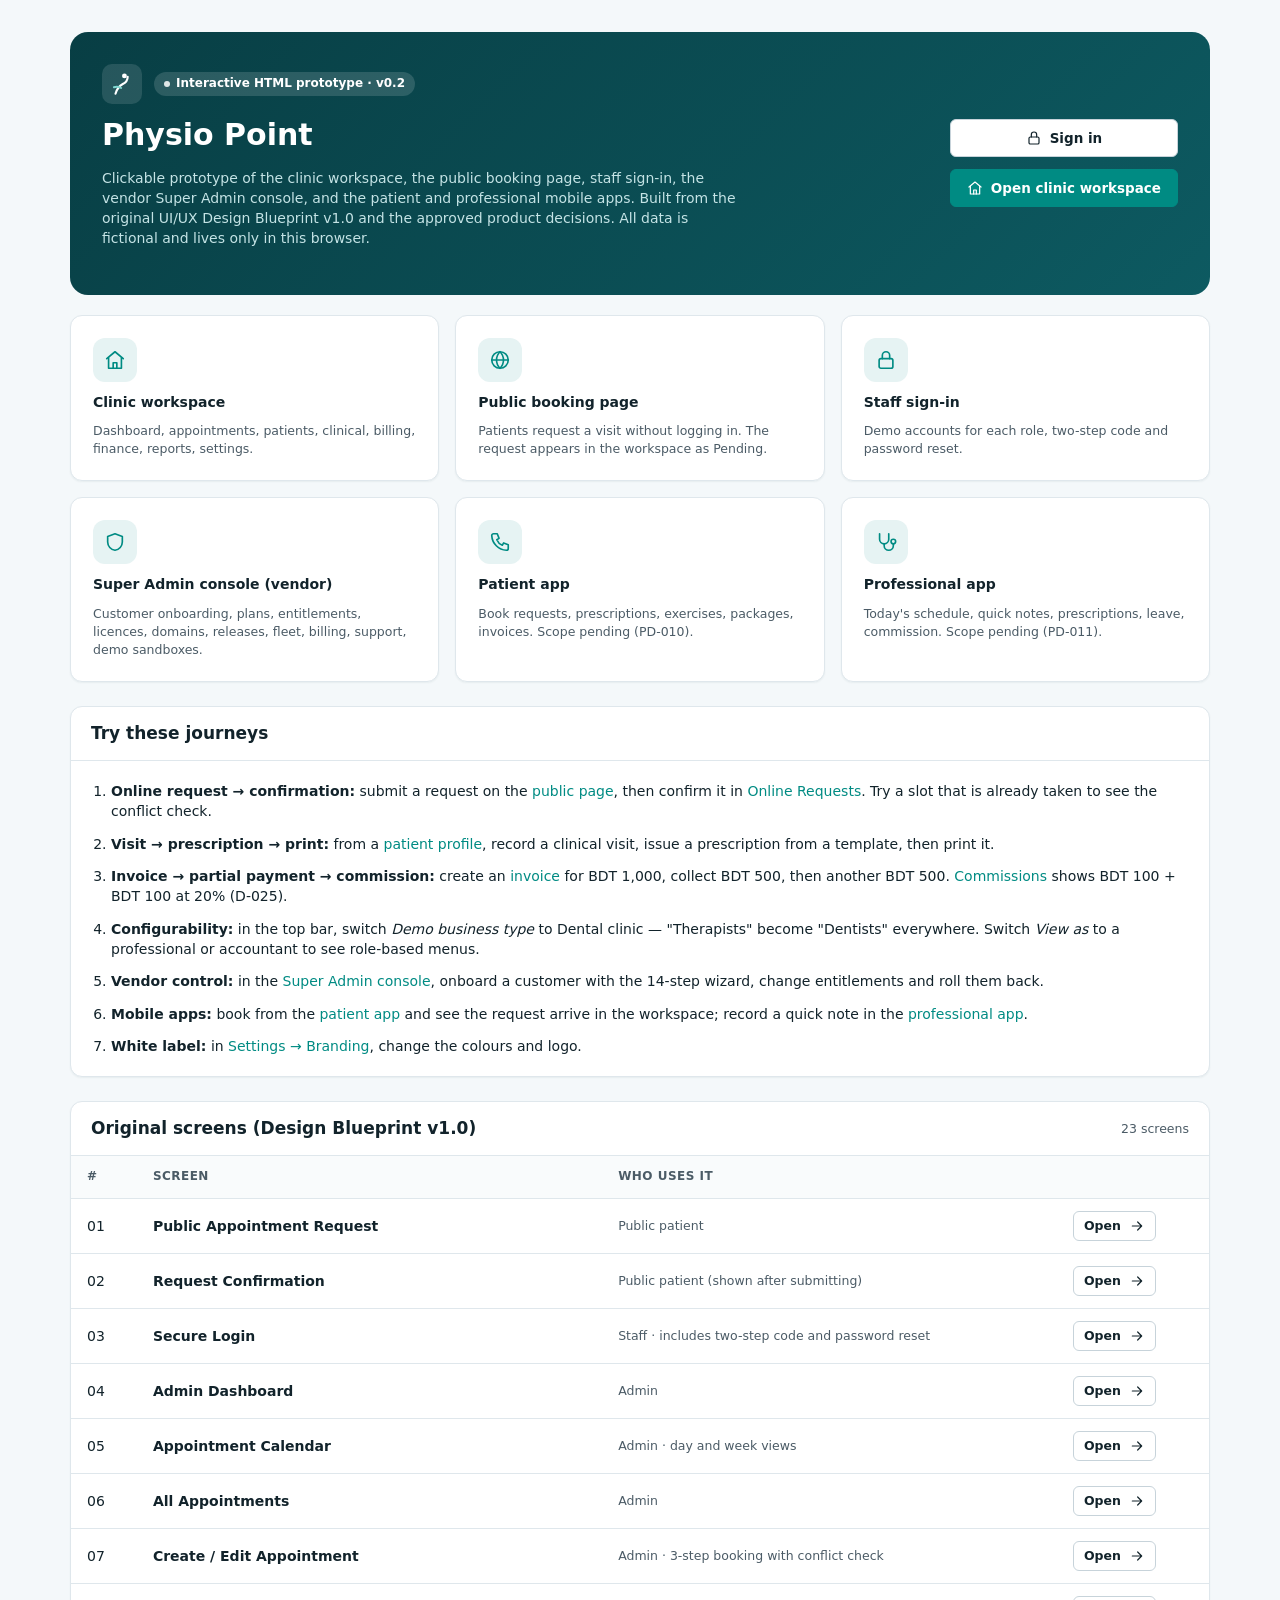
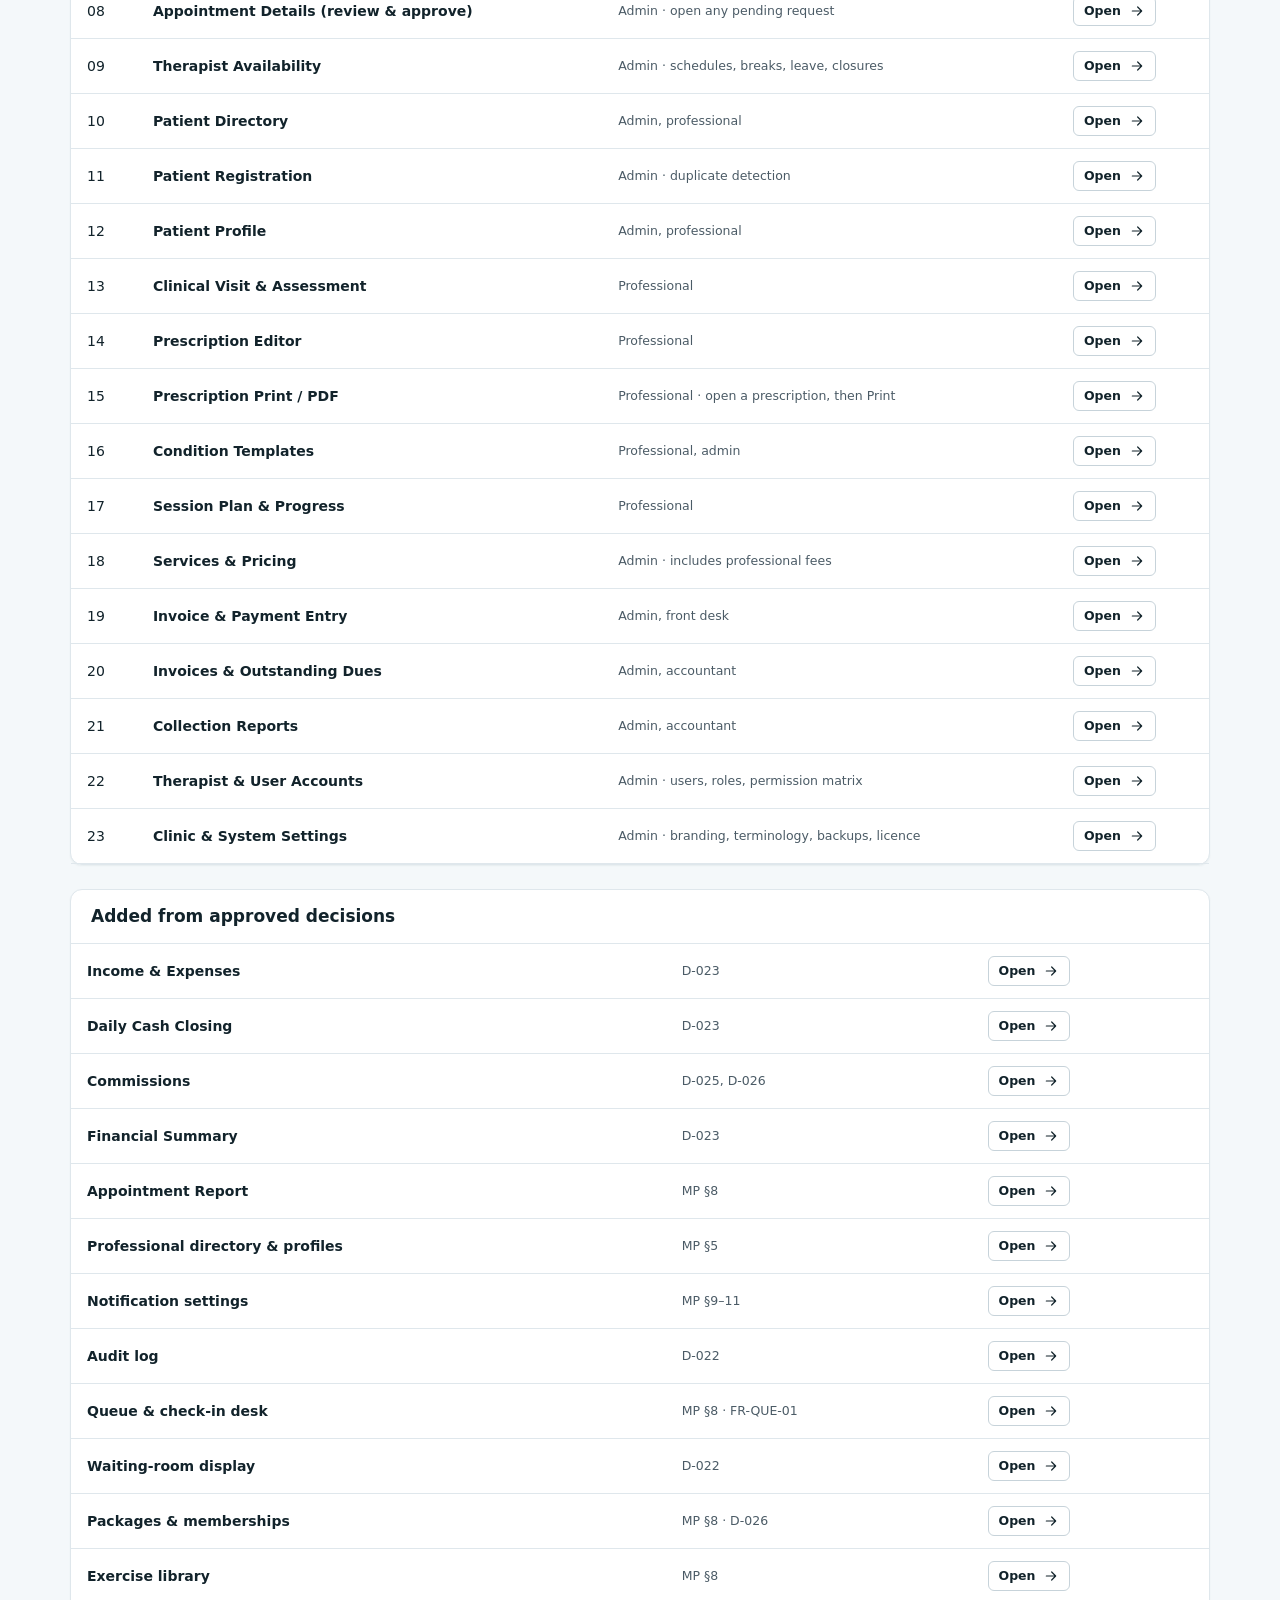
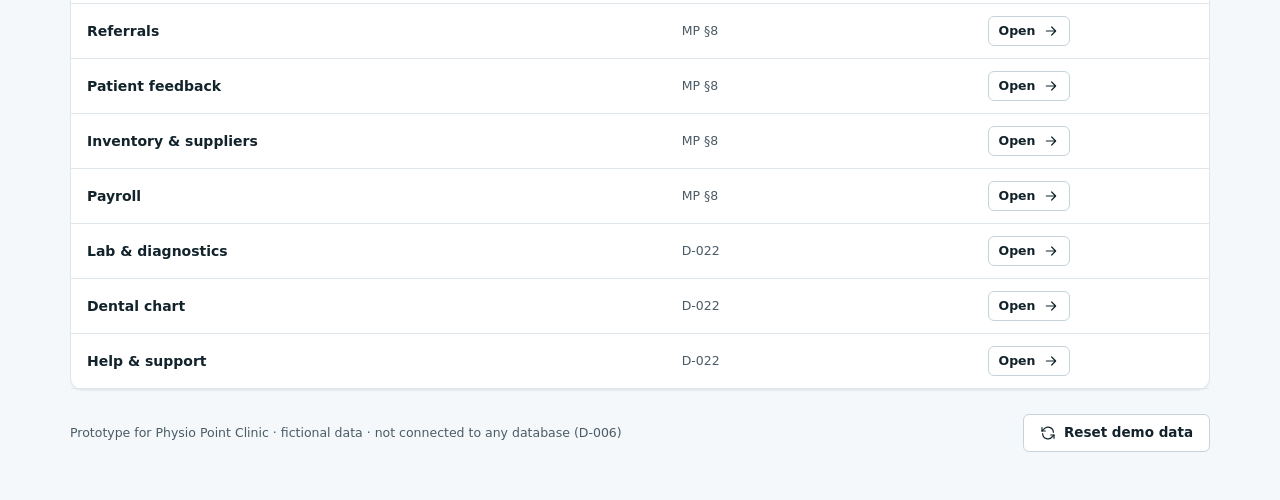
<file: index.html>
<!doctype html>
<html lang="en">
<head>
  <meta name="robots" content="noindex, nofollow">
  <meta charset="utf-8">
  <meta name="viewport" content="width=device-width, initial-scale=1">
  <title>Physio Point · HTML prototype hub</title>
  <link rel="stylesheet" href="assets/css/tokens.css">
  <link rel="stylesheet" href="assets/css/components.css">
  <link rel="stylesheet" href="assets/css/shell.css">
  <link rel="stylesheet" href="assets/css/pages.css">
</head>
<body>
  <div class="hub" id="hub"></div>
  <script src="assets/js/core.js"></script>
  <script src="assets/js/rbac.js"></script>
  <script src="assets/js/ui.js"></script>
  <script src="assets/js/data.js"></script>
  <script>
  (function () {
    'use strict';
    const esc = PP.esc; PP.load(); PP.applyBranding();
    const app = (r) => `customer-web/app.html#${r}`;
    const screens = [
      ['01', 'Public Appointment Request', 'customer-web/booking.html', 'Public patient'],
      ['02', 'Request Confirmation', 'customer-web/booking.html', 'Public patient (shown after submitting)'],
      ['03', 'Secure Login', 'customer-web/login.html', 'Staff · includes two-step code and password reset'],
      ['04', 'Admin Dashboard', app('/dashboard'), 'Admin'],
      ['05', 'Appointment Calendar', app('/appointments/calendar'), 'Admin · day and week views'],
      ['06', 'All Appointments', app('/appointments'), 'Admin'],
      ['07', 'Create / Edit Appointment', app('/appointments/new'), 'Admin · 3-step booking with conflict check'],
      ['08', 'Appointment Details (review & approve)', app('/appointments/requests'), 'Admin · open any pending request'],
      ['09', 'Therapist Availability', app('/professionals/availability'), 'Admin · schedules, breaks, leave, closures'],
      ['10', 'Patient Directory', app('/patients'), 'Admin, professional'],
      ['11', 'Patient Registration', app('/patients/new'), 'Admin · duplicate detection'],
      ['12', 'Patient Profile', app('/patients/PAT-000342'), 'Admin, professional'],
      ['13', 'Clinical Visit & Assessment', app('/visits/new?patient=PAT-000342'), 'Professional'],
      ['14', 'Prescription Editor', app('/prescriptions/new?patient=PAT-000342'), 'Professional'],
      ['15', 'Prescription Print / PDF', app('/prescriptions'), 'Professional · open a prescription, then Print'],
      ['16', 'Condition Templates', app('/prescriptions/templates'), 'Professional, admin'],
      ['17', 'Session Plan & Progress', app('/session-plans'), 'Professional'],
      ['18', 'Services & Pricing', app('/services'), 'Admin · includes professional fees'],
      ['19', 'Invoice & Payment Entry', app('/billing/new'), 'Admin, front desk'],
      ['20', 'Invoices & Outstanding Dues', app('/billing/invoices'), 'Admin, accountant'],
      ['21', 'Collection Reports', app('/reports/collections'), 'Admin, accountant'],
      ['22', 'Therapist & User Accounts', app('/settings/users'), 'Admin · users, roles, permission matrix'],
      ['23', 'Clinic & System Settings', app('/settings'), 'Admin · branding, terminology, backups, licence'],
    ];
    const added = [
      ['Income & Expenses', app('/finance'), 'D-023'], ['Daily Cash Closing', app('/finance/closing'), 'D-023'], ['Commissions', app('/commissions'), 'D-025, D-026'],
      ['Financial Summary', app('/reports/finance'), 'D-023'], ['Appointment Report', app('/reports/appointments'), 'MP §8'], ['Professional directory & profiles', app('/professionals'), 'MP §5'],
      ['Notification settings', app('/settings/notifications'), 'MP §9–11'], ['Audit log', app('/settings/audit'), 'D-022'],
      ['Queue & check-in desk', app('/queue'), 'MP §8 · FR-QUE-01'], ['Waiting-room display', app('/queue/display'), 'D-022'], ['Packages & memberships', app('/packages'), 'MP §8 · D-026'],
      ['Exercise library', app('/exercises'), 'MP §8'], ['Referrals', app('/referrals'), 'MP §8'], ['Patient feedback', app('/feedback'), 'MP §8'],
      ['Inventory & suppliers', app('/inventory'), 'MP §8'], ['Payroll', app('/payroll'), 'MP §8'], ['Lab & diagnostics', app('/lab'), 'D-022'],
      ['Dental chart', app('/dental'), 'D-022'], ['Help & support', app('/support'), 'D-022'],
    ];
    const s = PP.db.settings;
    PP.$('#hub').innerHTML = `
      <section class="hub-hero">
        <div><div class="row" style="gap:12px"><div class="brand" style="padding:0"><div class="logo">${PP.logoSvg}</div></div><span class="badge" style="background:rgba(255,255,255,.14);color:#fff">Interactive HTML prototype · v0.2</span></div>
          <h1 class="mt-3">Physio Point</h1>
          <p>Clickable prototype of the clinic workspace, the public booking page, staff sign-in, the vendor Super Admin console, and the patient and professional mobile apps. Built from the original UI/UX Design Blueprint v1.0 and the approved product decisions. All data is fictional and lives only in this browser.</p></div>
        <div class="stack"><a class="btn" href="customer-web/login.html" style="background:#fff">${PP.icon('lock')} Sign in</a><a class="btn btn-primary" href="${app('/dashboard')}">${PP.icon('home')} Open clinic workspace</a></div>
      </section>
      <div class="hub-cards">
        <a class="hub-card" href="${app('/dashboard')}"><span class="ic">${PP.icon('home')}</span><b>Clinic workspace</b><span class="muted small">Dashboard, appointments, patients, clinical, billing, finance, reports, settings.</span></a>
        <a class="hub-card" href="customer-web/booking.html"><span class="ic">${PP.icon('globe')}</span><b>Public booking page</b><span class="muted small">Patients request a visit without logging in. The request appears in the workspace as Pending.</span></a>
        <a class="hub-card" href="customer-web/login.html"><span class="ic">${PP.icon('lock')}</span><b>Staff sign-in</b><span class="muted small">Demo accounts for each role, two-step code and password reset.</span></a>
        <a class="hub-card" href="super-admin/login.html"><span class="ic">${PP.icon('shield')}</span><b>Super Admin console (vendor)</b><span class="muted small">Customer onboarding, plans, entitlements, licences, domains, releases, fleet, billing, support, demo sandboxes.</span></a>
        <a class="hub-card" href="patient-app/index.html"><span class="ic">${PP.icon('phone')}</span><b>Patient app</b><span class="muted small">Book requests, prescriptions, exercises, packages, invoices. Scope pending (PD-010).</span></a>
        <a class="hub-card" href="professional-app/index.html"><span class="ic">${PP.icon('stethoscope')}</span><b>Professional app</b><span class="muted small">Today's schedule, quick notes, prescriptions, leave, commission. Scope pending (PD-011).</span></a>
      </div>

      <section class="card mt-5"><div class="card-head"><h2>Try these journeys</h2></div><div class="card-body"><ol class="stack" style="margin:0;padding-left:20px">
        <li><b>Online request → confirmation:</b> submit a request on the <a href="customer-web/booking.html">public page</a>, then confirm it in <a href="${app('/appointments/requests')}">Online Requests</a>. Try a slot that is already taken to see the conflict check.</li>
        <li><b>Visit → prescription → print:</b> from a <a href="${app('/patients/PAT-000342')}">patient profile</a>, record a clinical visit, issue a prescription from a template, then print it.</li>
        <li><b>Invoice → partial payment → commission:</b> create an <a href="${app('/billing/new')}">invoice</a> for BDT 1,000, collect BDT 500, then another BDT 500. <a href="${app('/commissions')}">Commissions</a> shows BDT 100 + BDT 100 at 20% (D-025).</li>
        <li><b>Configurability:</b> in the top bar, switch <i>Demo business type</i> to Dental clinic — "Therapists" become "Dentists" everywhere. Switch <i>View as</i> to a professional or accountant to see role-based menus.</li>
        <li><b>Vendor control:</b> in the <a href="super-admin/app.html">Super Admin console</a>, onboard a customer with the 14-step wizard, change entitlements and roll them back.</li>
        <li><b>Mobile apps:</b> book from the <a href="patient-app/index.html">patient app</a> and see the request arrive in the workspace; record a quick note in the <a href="professional-app/index.html">professional app</a>.</li>
        <li><b>White label:</b> in <a href="${app('/settings?tab=branding')}">Settings → Branding</a>, change the colours and logo.</li>
      </ol></div></section>

      <section class="card mt-5"><div class="card-head"><h2>Original screens (Design Blueprint v1.0)</h2><span class="small muted">23 screens</span></div>
        <div class="card-body flush"><div class="table-wrap"><table class="table"><thead><tr><th>#</th><th>Screen</th><th>Who uses it</th><th></th></tr></thead><tbody>
        ${screens.map(([n, t, h, w]) => `<tr><td class="mono">${n}</td><td><b>${esc(t)}</b></td><td class="small muted">${esc(w)}</td><td class="right"><a class="btn btn-sm" href="${h}">Open ${PP.icon('arrowR')}</a></td></tr>`).join('')}
        </tbody></table></div></div></section>

      <section class="card mt-5"><div class="card-head"><h2>Added from approved decisions</h2></div>
        <div class="card-body flush"><div class="table-wrap"><table class="table"><tbody>
        ${added.map(([t, h, d]) => `<tr><td><b>${esc(t)}</b></td><td class="small muted">${esc(d)}</td><td class="right"><a class="btn btn-sm" href="${h}">Open ${PP.icon('arrowR')}</a></td></tr>`).join('')}
        </tbody></table></div></div></section>

      <div class="row between mt-5"><span class="small muted">Prototype for ${esc(s.clinicName)} · fictional data · not connected to any database (D-006)</span><button class="btn" id="reset">${PP.icon('refresh')} Reset demo data</button></div>`;
    PP.$('#reset').addEventListener('click', async () => { const ok = await PP.ui.confirm({ title: 'Reset demo data?', message: 'All changes made in this prototype will be replaced with the original sample data.', confirmLabel: 'Reset', danger: true }); if (ok) { PP.resetData(); PP.ui.toast('Demo data reset'); } });
  })();
  </script>
</body>
</html>
</file>
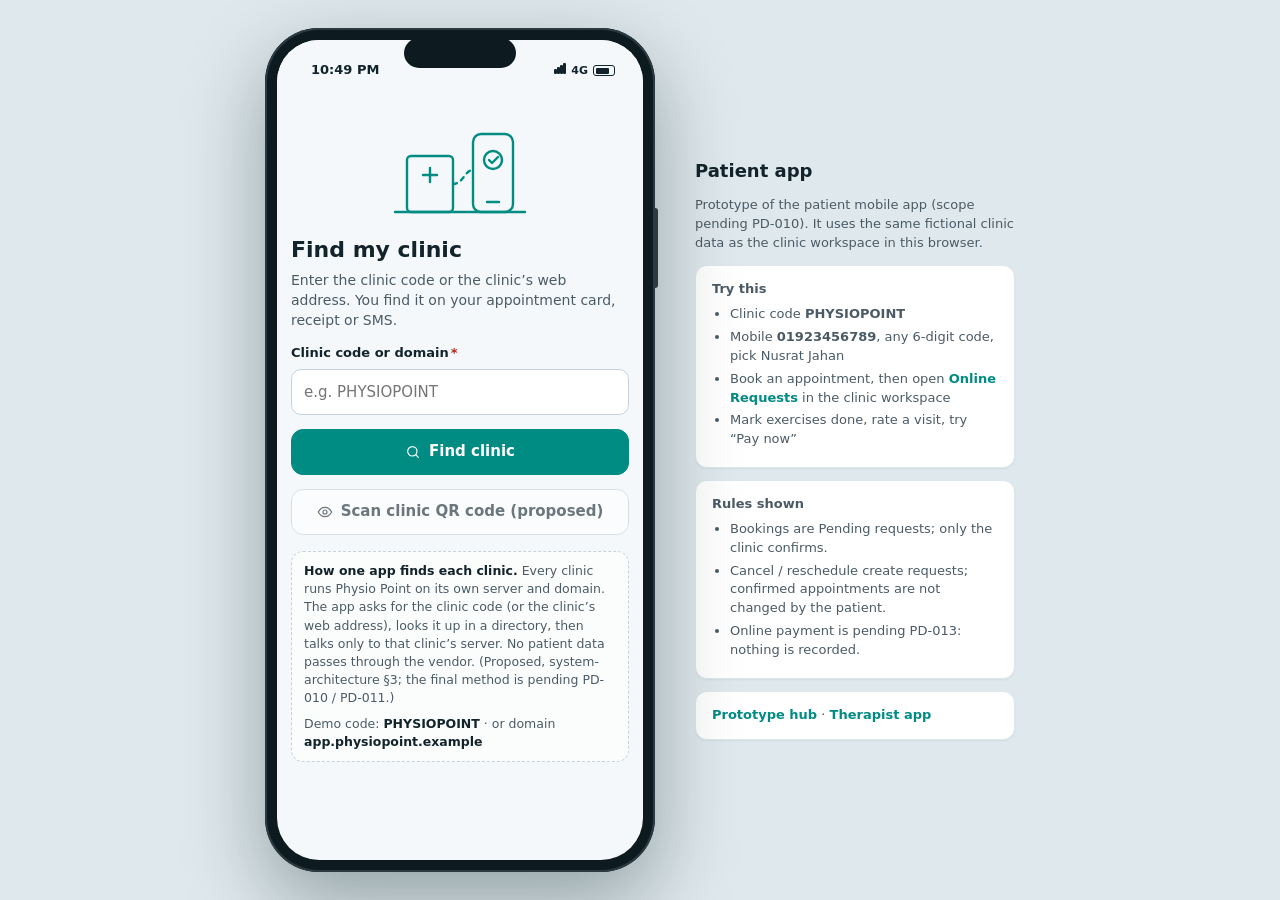
<file: patient-app/index.html>
<!doctype html>
<html lang="en">
<head>
  <meta name="robots" content="noindex, nofollow">
  <meta charset="utf-8">
  <meta name="viewport" content="width=device-width, initial-scale=1, viewport-fit=cover">
  <meta name="theme-color" content="#083E44">
  <link rel="icon" href="data:,">
  <title>Patient app (prototype)</title>
  <link rel="stylesheet" href="../assets/css/tokens.css">
  <link rel="stylesheet" href="../assets/css/components.css">
  <link rel="stylesheet" href="mobile.css">
</head>
<body>
  <div id="app"></div>
  <noscript>This prototype needs JavaScript.</noscript>
  <script src="../assets/js/core.js"></script>
  <script src="../assets/js/rbac.js"></script>
  <script src="../assets/js/ui.js"></script>
  <script src="../assets/js/data.js"></script>
  <script src="../assets/js/exercise-anim.js"></script>
  <script src="../assets/js/exercises-more.js"></script>
  <script src="mobile-kit.js"></script>
  <script src="patient-app.js"></script>
</body>
</html>
</file>
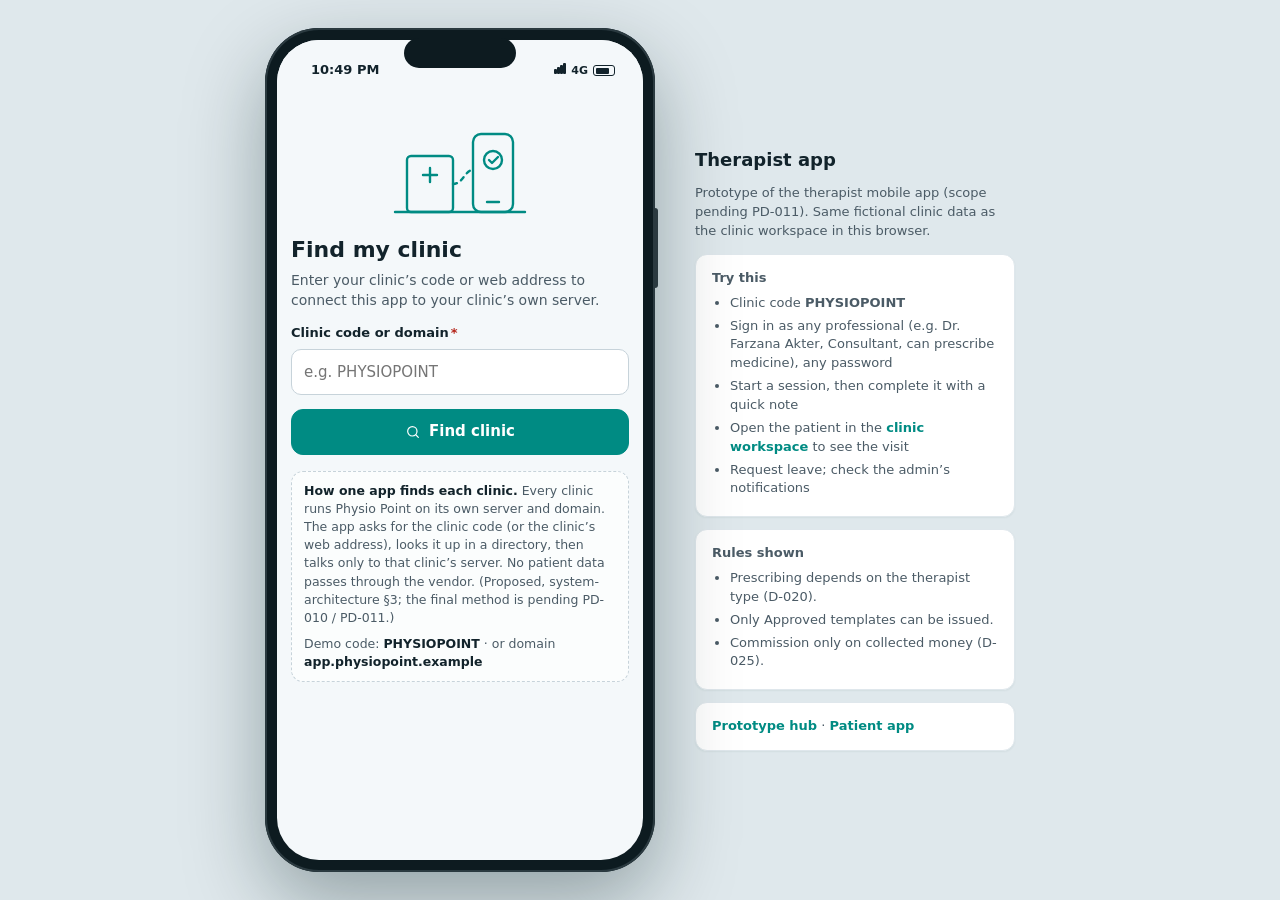
<file: professional-app/index.html>
<!doctype html>
<html lang="en">
<head>
  <meta name="robots" content="noindex, nofollow">
  <meta charset="utf-8">
  <meta name="viewport" content="width=device-width, initial-scale=1, viewport-fit=cover">
  <meta name="theme-color" content="#083E44">
  <link rel="icon" href="data:,">
  <title>Professional app (prototype)</title>
  <link rel="stylesheet" href="../assets/css/tokens.css">
  <link rel="stylesheet" href="../assets/css/components.css">
  <link rel="stylesheet" href="../patient-app/mobile.css">
</head>
<body>
  <div id="app"></div>
  <noscript>This prototype needs JavaScript.</noscript>
  <script src="../assets/js/core.js"></script>
  <script src="../assets/js/rbac.js"></script>
  <script src="../assets/js/ui.js"></script>
  <script src="../assets/js/data.js"></script>
  <script src="../assets/js/exercise-anim.js"></script>
  <script src="../assets/js/exercises-more.js"></script>
  <!-- Shared mobile kit (phone frame, sheets, routing guard) lives with the patient app. -->
  <script src="../patient-app/mobile-kit.js"></script>
  <script src="pro-app.js"></script>
</body>
</html>
</file>
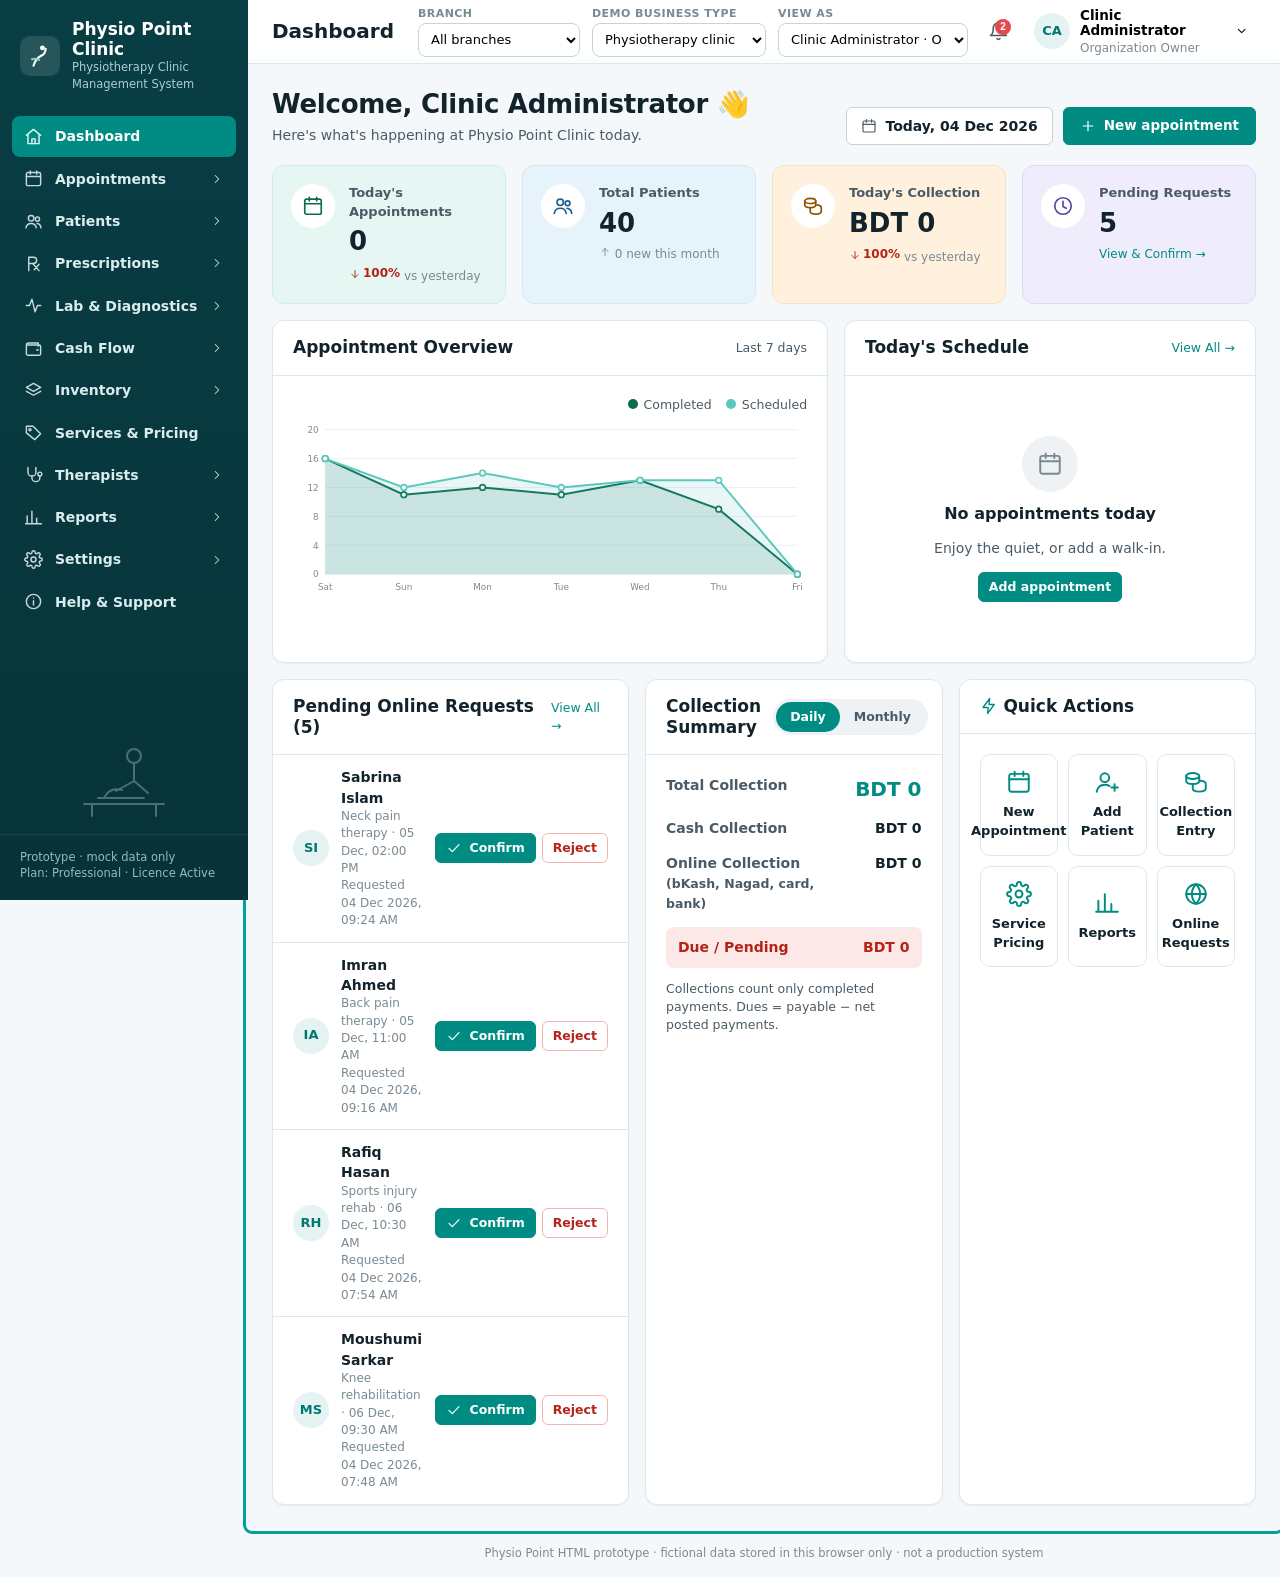
<file: customer-web/app.html>
<!doctype html>
<html lang="en">
<head>
  <meta name="robots" content="noindex, nofollow">
  <meta charset="utf-8">
  <meta name="viewport" content="width=device-width, initial-scale=1">
  <title>Physio Point · Clinic workspace (prototype)</title>
  <link rel="stylesheet" href="../assets/css/tokens.css">
  <link rel="stylesheet" href="../assets/css/components.css">
  <link rel="stylesheet" href="../assets/css/shell.css">
  <link rel="stylesheet" href="../assets/css/pages.css">
  <link rel="stylesheet" href="../assets/css/pages-clinical.css">
  <link rel="stylesheet" href="../assets/css/pages-finance.css">
  <link rel="stylesheet" href="../assets/css/pages-admin.css">
  <link rel="stylesheet" href="../assets/css/pages-ops.css">
  <link rel="stylesheet" href="../assets/css/pages-modules.css">
  <link rel="stylesheet" href="../assets/css/rx-pad.css">
</head>
<body>
  <div id="app"></div>
  <noscript>This prototype needs JavaScript.</noscript>

  <!-- Order matters: core → ui → data → pages → shell (boots last). -->
  <script src="../assets/js/core.js"></script>
  <script src="../assets/js/rbac.js"></script>
  <script src="../assets/js/ui.js"></script>
  <script src="../assets/js/data.js"></script>
  <script src="../assets/js/exercise-anim.js"></script>
  <script src="../assets/js/exercises-more.js"></script>
  <script src="../assets/js/pages/dashboard.js"></script>
  <script src="../assets/js/pages/appointments.js"></script>
  <script src="../assets/js/pages/patients.js"></script>
  <script src="../assets/js/pages/clinical.js"></script>
  <script src="../assets/js/pages/finance.js"></script>
  <script src="../assets/js/pages/admin.js"></script>
  <script src="../assets/js/pages/ops.js"></script>
  <script src="../assets/js/pages/modules.js"></script>
  <script src="../assets/js/medicines-bd.js"></script>
  <script src="../assets/js/pages/rx-pad.js"></script>
  <script src="../assets/js/shell.js"></script>
  <script>PP.boot();</script>
</body>
</html>
</file>
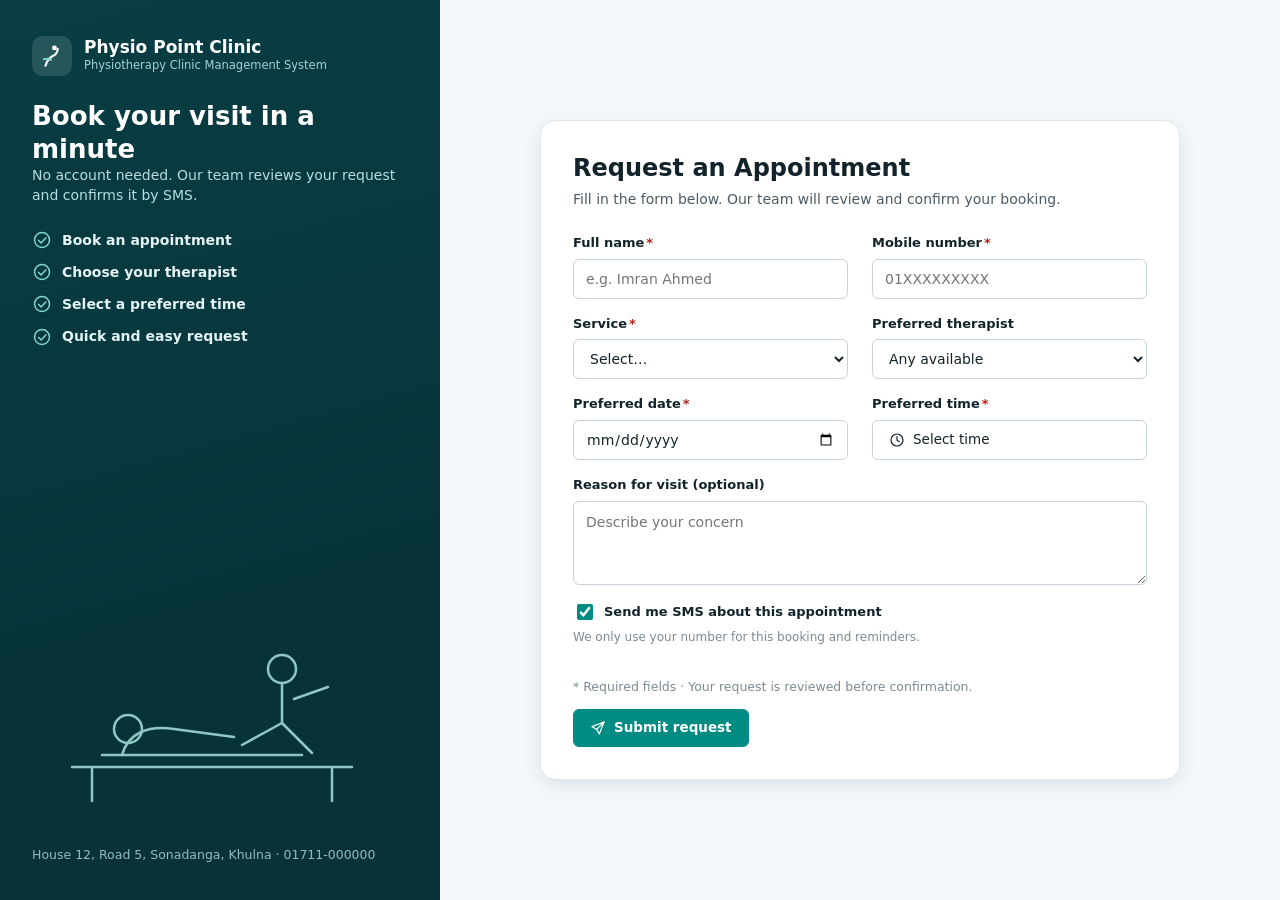
<file: customer-web/booking.html>
<!doctype html>
<html lang="en">
<head>
  <meta name="robots" content="noindex, nofollow">
  <meta charset="utf-8">
  <meta name="viewport" content="width=device-width, initial-scale=1">
  <title>Request an appointment (prototype)</title>
  <link rel="stylesheet" href="../assets/css/tokens.css">
  <link rel="stylesheet" href="../assets/css/components.css">
  <link rel="stylesheet" href="../assets/css/shell.css">
  <link rel="stylesheet" href="../assets/css/pages.css">
</head>
<body>
  <div id="page"></div>
  <noscript>This prototype needs JavaScript.</noscript>
  <script src="../assets/js/core.js"></script>
  <script src="../assets/js/rbac.js"></script>
  <script src="../assets/js/ui.js"></script>
  <script src="../assets/js/data.js"></script>
  <script src="../assets/js/booking.js"></script>
</body>
</html>
</file>
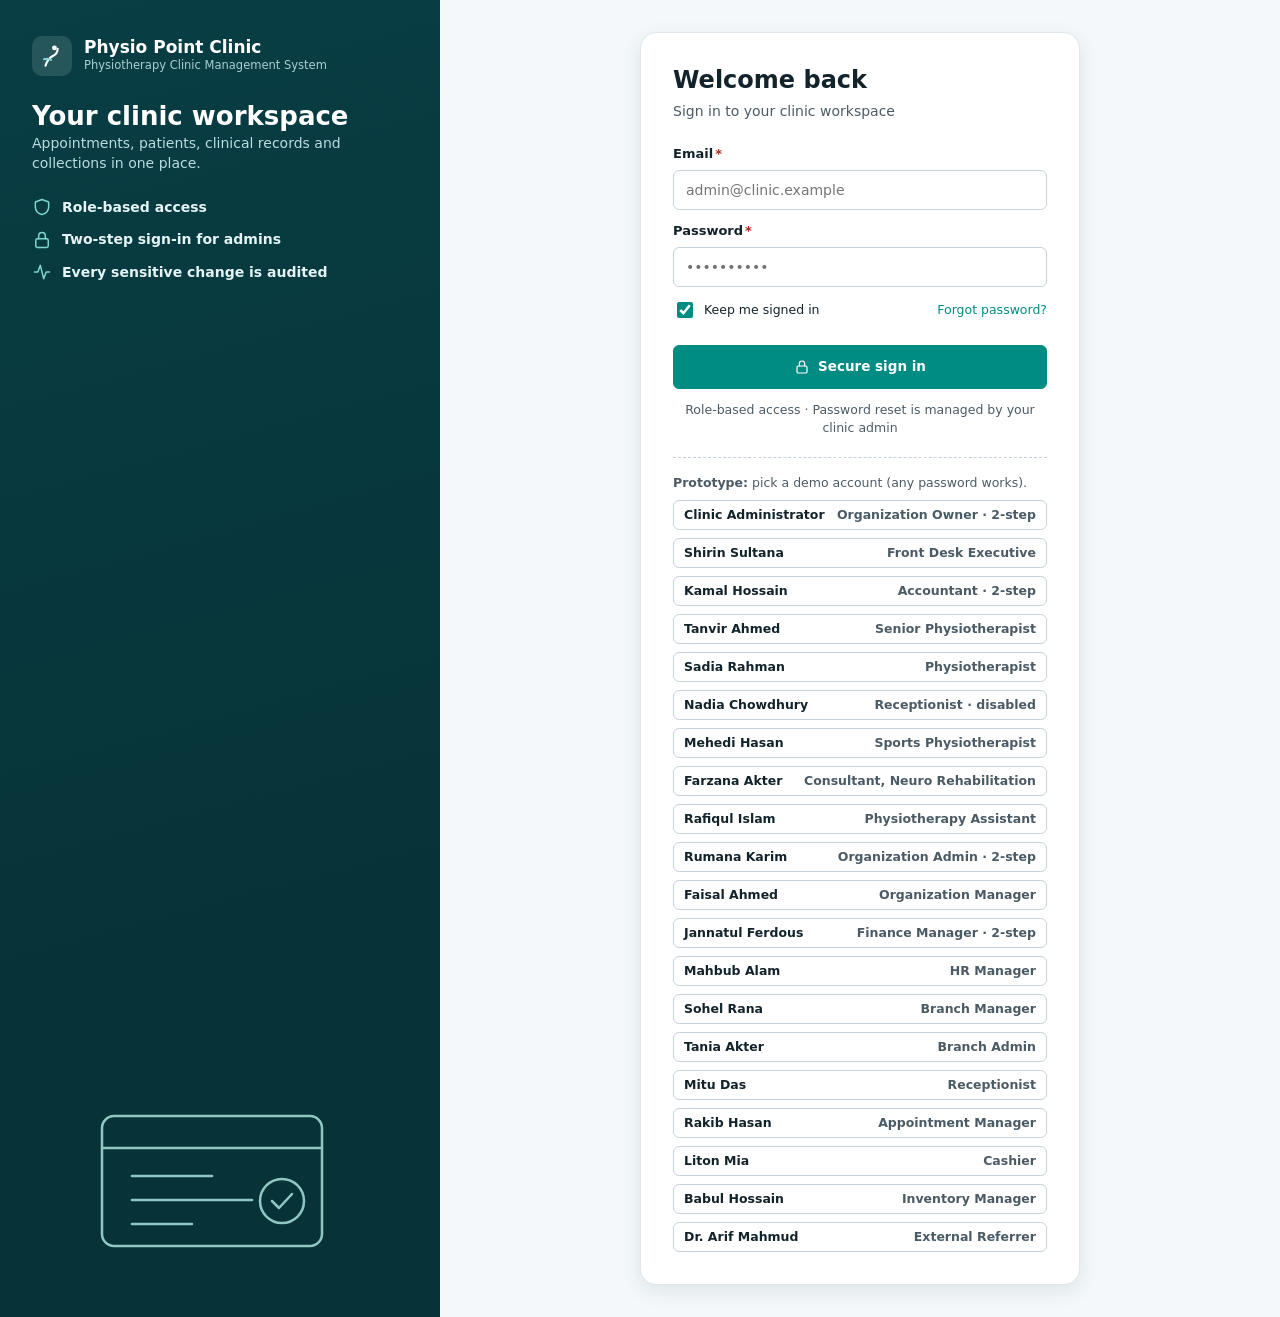
<file: customer-web/login.html>
<!doctype html>
<html lang="en">
<head>
  <meta name="robots" content="noindex, nofollow">
  <meta charset="utf-8">
  <meta name="viewport" content="width=device-width, initial-scale=1">
  <title>Sign in (prototype)</title>
  <link rel="stylesheet" href="../assets/css/tokens.css">
  <link rel="stylesheet" href="../assets/css/components.css">
  <link rel="stylesheet" href="../assets/css/shell.css">
  <link rel="stylesheet" href="../assets/css/pages.css">
</head>
<body>
  <div id="page"></div>
  <noscript>This prototype needs JavaScript.</noscript>
  <script src="../assets/js/core.js"></script>
  <script src="../assets/js/rbac.js"></script>
  <script src="../assets/js/ui.js"></script>
  <script src="../assets/js/data.js"></script>
  <script src="../assets/js/login.js"></script>
</body>
</html>
</file>
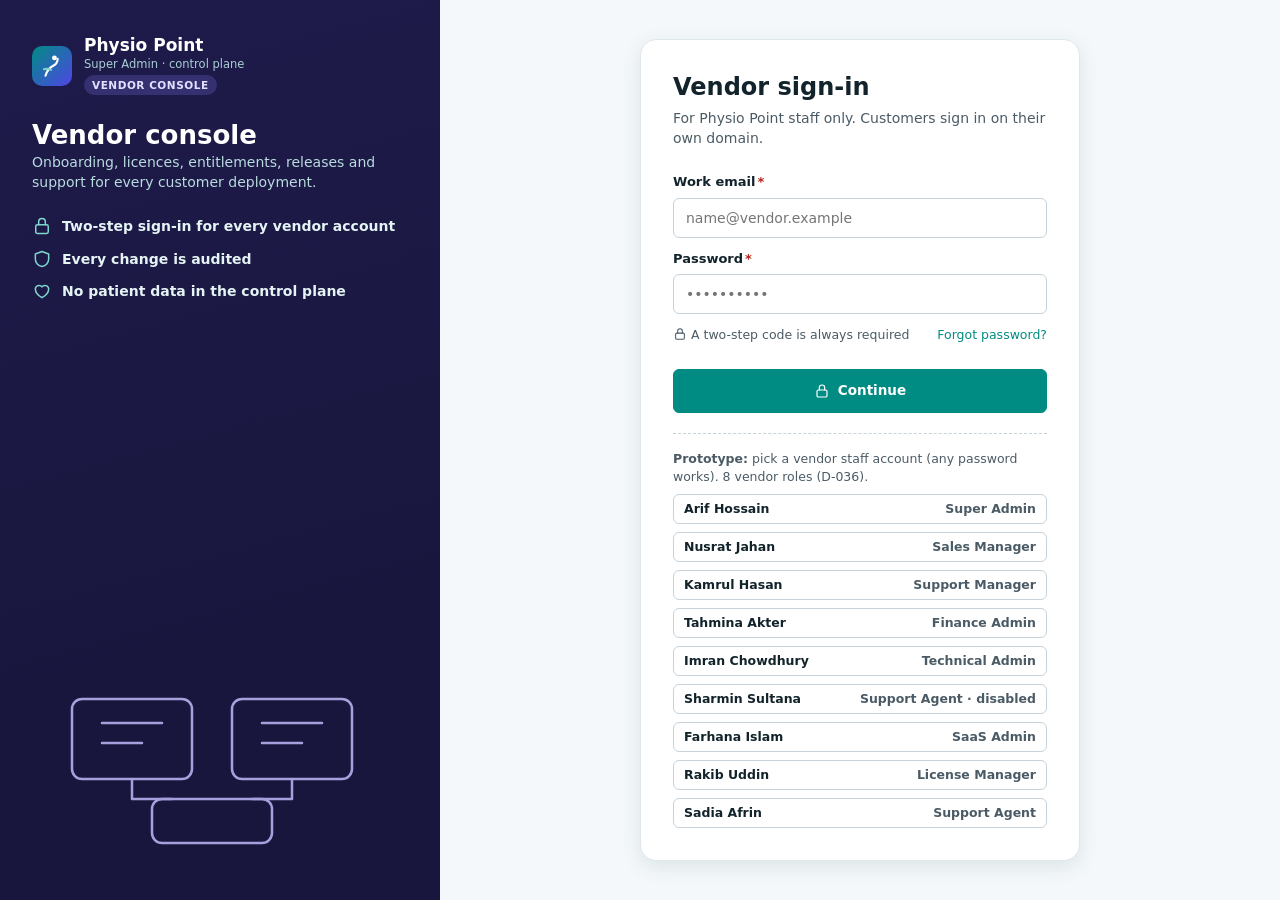
<file: super-admin/app.html>
<!doctype html>
<html lang="en">
<head>
  <meta name="robots" content="noindex, nofollow">
  <meta charset="utf-8">
  <meta name="viewport" content="width=device-width, initial-scale=1">
  <title>Physio Point · Super Admin (prototype)</title>
  <link rel="stylesheet" href="../assets/css/tokens.css">
  <link rel="stylesheet" href="../assets/css/components.css">
  <link rel="stylesheet" href="../assets/css/shell.css">
  <link rel="stylesheet" href="../assets/css/pages.css">
  <link rel="stylesheet" href="assets/sa.css">
  <link rel="stylesheet" href="assets/sa-onboarding.css">
  <link rel="stylesheet" href="assets/sa-entitlements.css">
  <link rel="stylesheet" href="assets/sa-ops.css">
  <link rel="stylesheet" href="assets/sa-business.css">
</head>
<body>
  <div id="app"></div>
  <noscript>This prototype needs JavaScript.</noscript>

  <!-- Separate store from the clinic workspace: set BEFORE core.js loads. -->
  <script>window.PP_STORE_KEY = 'pp-control-plane-v1';</script>
  <!-- Order matters: core → ui → sa-core → seed → pages → shell (boots last). The customer data.js is NOT loaded. -->
  <script src="../assets/js/core.js"></script>
  <script src="../assets/js/ui.js"></script>
  <script src="assets/sa-core.js"></script>
  <script src="assets/sa-data.js"></script>
  <script src="assets/sa-pages-customers.js"></script>
  <script src="assets/sa-pages-onboarding.js"></script>
  <script src="assets/sa-pages-entitlements.js"></script>
  <script src="assets/sa-pages-ops.js"></script>
  <script src="assets/sa-pages-business.js"></script>
  <script src="assets/sa-shell.js"></script>
  <script>PP.boot();</script>
</body>
</html>
</file>
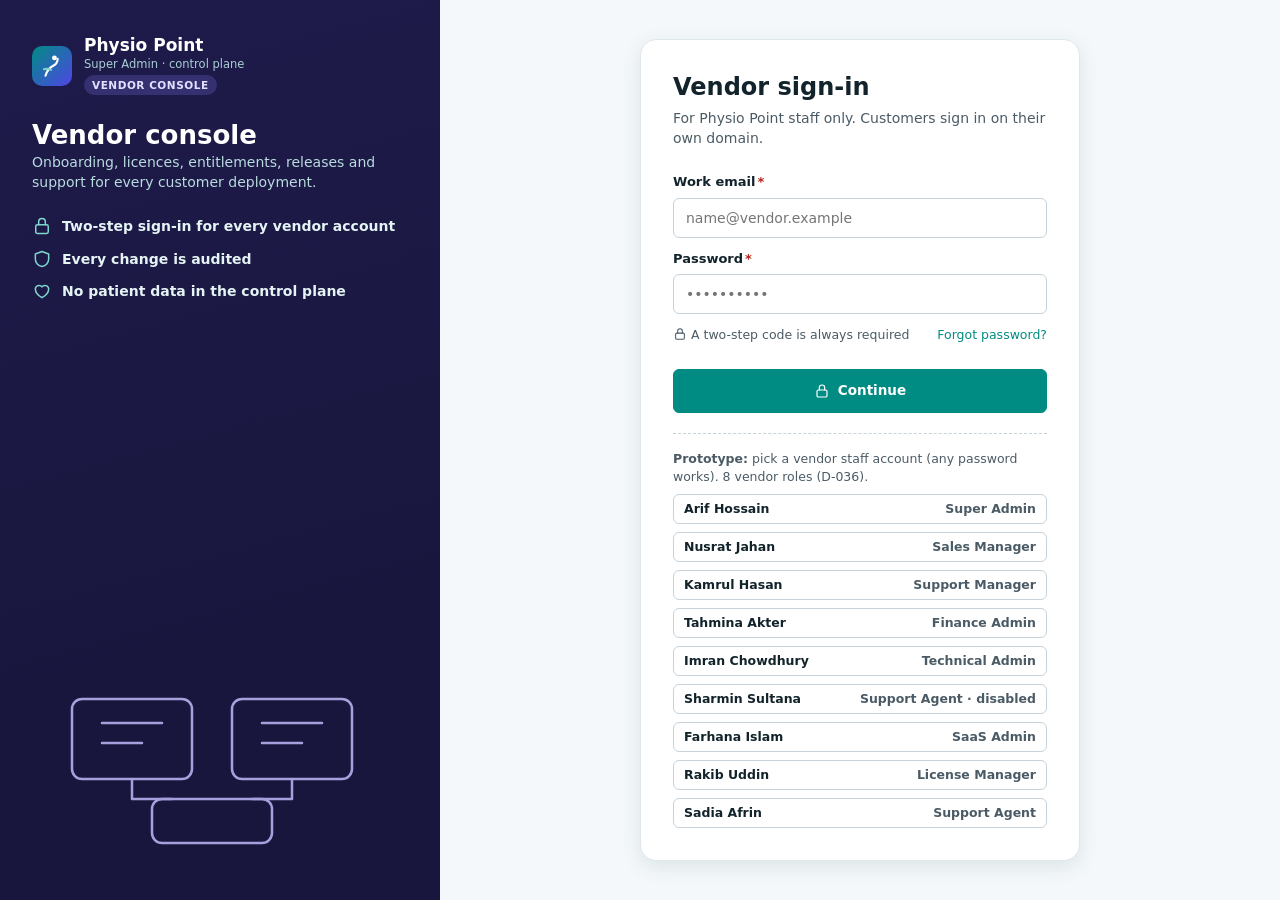
<file: super-admin/login.html>
<!doctype html>
<html lang="en">
<head>
  <meta name="robots" content="noindex, nofollow">
  <meta charset="utf-8">
  <meta name="viewport" content="width=device-width, initial-scale=1">
  <title>Vendor sign-in · Physio Point Super Admin (prototype)</title>
  <link rel="stylesheet" href="../assets/css/tokens.css">
  <link rel="stylesheet" href="../assets/css/components.css">
  <link rel="stylesheet" href="../assets/css/shell.css">
  <link rel="stylesheet" href="../assets/css/pages.css">
  <link rel="stylesheet" href="assets/sa.css">
</head>
<body>
  <div id="page"></div>
  <noscript>This prototype needs JavaScript.</noscript>
  <!-- Separate store from the clinic workspace: set BEFORE core.js loads. -->
  <script>window.PP_STORE_KEY = 'pp-control-plane-v1';</script>
  <script src="../assets/js/core.js"></script>
  <script src="../assets/js/ui.js"></script>
  <script src="assets/sa-core.js"></script>
  <script src="assets/sa-data.js"></script>
  <script src="assets/sa-login.js"></script>
</body>
</html>
</file>
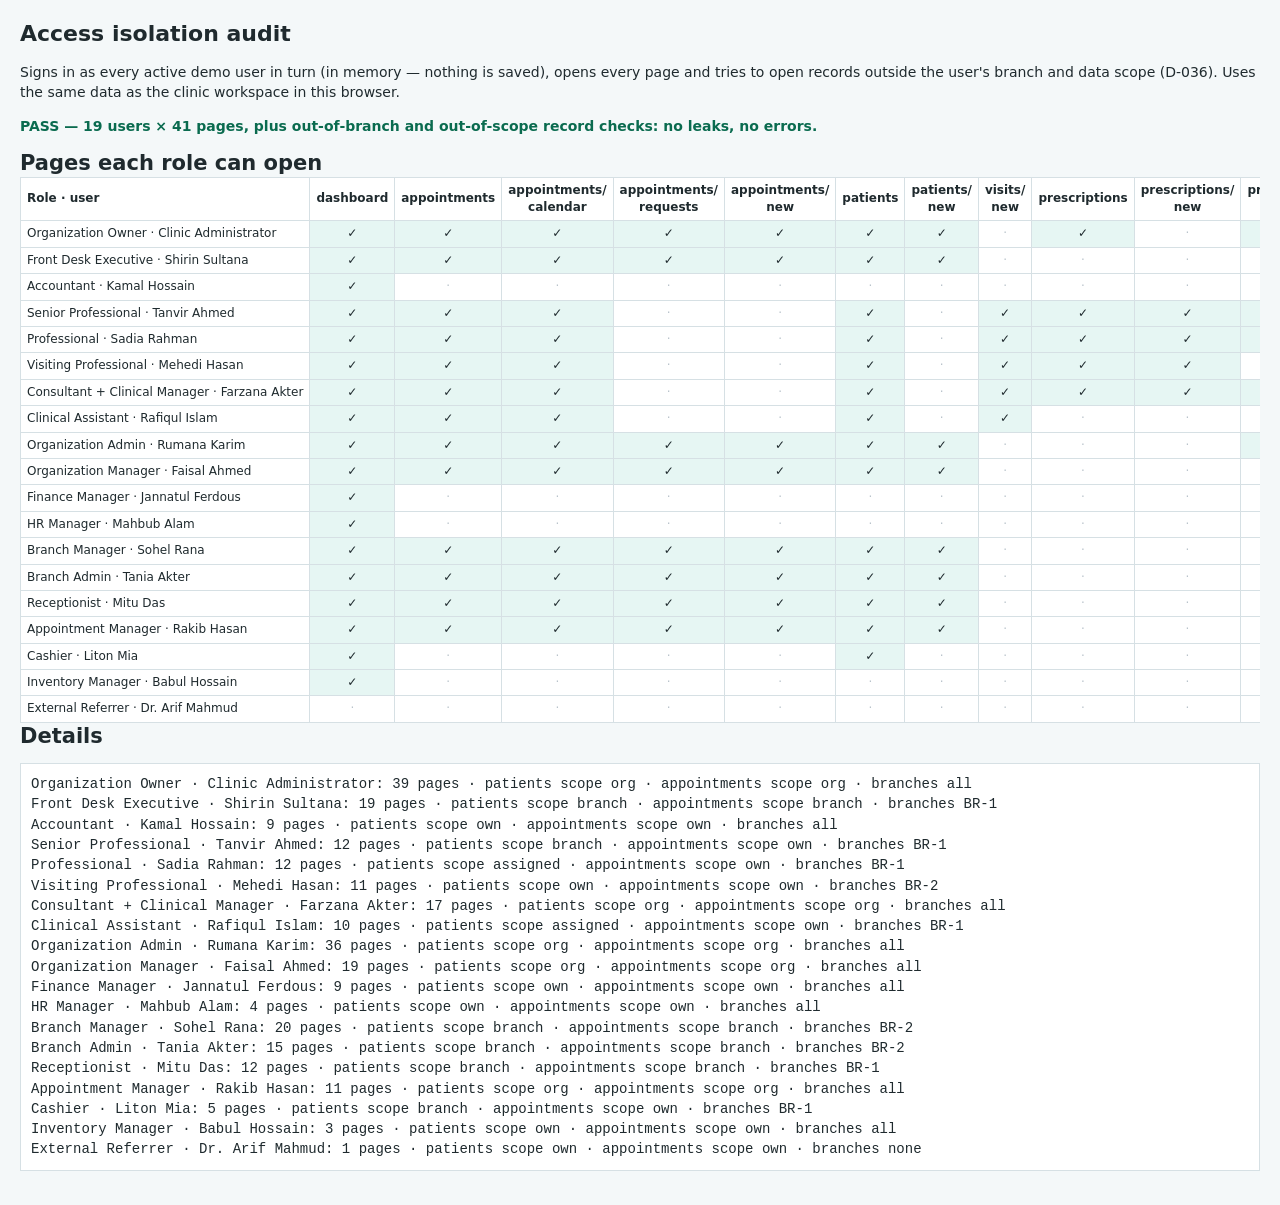
<file: tests/access-audit.html>
<!doctype html>
<html lang="en">
<head>
  <meta name="robots" content="noindex, nofollow">
  <meta charset="utf-8">
  <meta name="viewport" content="width=device-width, initial-scale=1">
  <title>Access isolation audit (prototype)</title>
  <link rel="stylesheet" href="../assets/css/tokens.css">
  <link rel="stylesheet" href="../assets/css/components.css">
  <style>
    body { font-family: var(--pp-font); padding: 20px; background: #f4f8f9; color: #1f2a2e; }
    h1 { font-size: 22px; } .ok { color: #0a6b4f; font-weight: 700; } .bad { color: #b42318; font-weight: 700; }
    table { border-collapse: collapse; font-size: 12px; background: #fff; } th, td { border: 1px solid #d6e0e4; padding: 4px 6px; text-align: center; }
    th.r, td.r { text-align: left; white-space: nowrap; } .y { background: #e6f6f3; } .n { color: #b9c3cb; }
    .wrap { overflow: auto; max-width: 100%; } pre { background: #fff; padding: 10px; border: 1px solid #d6e0e4; white-space: pre-wrap; }
  </style>
</head>
<body>
  <h1>Access isolation audit</h1>
  <p>Signs in as every active demo user in turn (in memory — nothing is saved), opens every page and tries to open records outside the user's branch and data scope (D-036). Uses the same data as the clinic workspace in this browser.</p>
  <div id="summary">Running…</div>
  <h2>Pages each role can open</h2><div class="wrap" id="matrix"></div>
  <h2>Details</h2><pre id="log"></pre>

  <script src="../assets/js/core.js"></script>
  <script src="../assets/js/rbac.js"></script>
  <script src="../assets/js/ui.js"></script>
  <script src="../assets/js/data.js"></script>
  <script src="../assets/js/exercise-anim.js"></script>
  <script src="../assets/js/exercises-more.js"></script>
  <script src="../assets/js/pages/dashboard.js"></script>
  <script src="../assets/js/pages/appointments.js"></script>
  <script src="../assets/js/pages/patients.js"></script>
  <script src="../assets/js/pages/clinical.js"></script>
  <script src="../assets/js/pages/finance.js"></script>
  <script src="../assets/js/pages/admin.js"></script>
  <script src="../assets/js/pages/ops.js"></script>
  <script src="../assets/js/pages/modules.js"></script>
  <script src="../assets/js/medicines-bd.js"></script>
  <script src="../assets/js/pages/rx-pad.js"></script>
  <script>
  (async function () {
    PP.load(); if (PP.applySeedExtensions) PP.applySeedExtensions();
    PP.save = function () {}; // read-only audit: never write to the browser store
    const log = []; const leaks = []; const errors = [];
    const el = document.createElement('div');
    const routes = PP._routes.filter((r) => !r.public);
    const statics = routes.filter((r) => !r.keys.length);
    const route = (p) => routes.find((r) => r.pattern === p);
    const blocked = (h) => /do not have access|Not your|Not in your branches|not found|no access/i.test(h);
    const users = PP.db.users.filter((u) => u.status === 'Active');
    const grid = {};
    const orig = PP.db.session.userId;
    const tryRec = async (u, pattern, id, label) => {
      const r = route(pattern); if (!r || (r.perm && !PP.can(r.perm))) return;
      el.innerHTML = '';
      try { await r.render({ el, params: { id }, query: {} }); } catch (e) { errors.push(`${u.name} ${pattern} ${e.message}`); return; }
      if (!blocked(el.innerHTML)) leaks.push(`${PP.userRoleNames(u)} (${u.name}) opened ${label} ${id}`);
    };
    for (const u of users) {
      PP.db.session.userId = u.id; PP.db.session.branchId = 'ALL';
      const key = `${PP.userRoleNames(u)} · ${u.name}`; grid[key] = {};
      for (const r of statics) {
        if (r.perm && !PP.can(r.perm)) continue;
        try { el.innerHTML = ''; await r.render({ el, params: {}, query: {} }); grid[key][r.pattern] = 1; } catch (e) { errors.push(`${u.name} ${r.pattern}: ${e.message}`); }
      }
      const outInv = PP.db.invoices.find((i) => !PP.canSeeBranchOf(i)); if (outInv) await tryRec(u, '/billing/:id', outInv.id, 'another branch\'s invoice');
      const outApt = PP.db.appointments.find((a) => !PP.canSeeBranchOf(a) || (PP.ownProId() && a.professionalId !== PP.ownProId())); if (outApt) await tryRec(u, '/appointments/:id', outApt.id, 'an out-of-scope appointment');
      const outPat = PP.db.patients.find((p) => !p.mergedInto && !PP.canSeePatient(p.id)); if (outPat) await tryRec(u, '/patients/:id', outPat.id, 'an out-of-scope patient');
      const outRx = PP.db.prescriptions.find((x) => !PP.canSeePatient(x.patientId)); if (outRx) await tryRec(u, '/prescriptions/:id', outRx.id, 'an out-of-scope prescription');
      const outVis = PP.db.visits.find((x) => !PP.canSeePatient(x.patientId)); if (outVis) await tryRec(u, '/visits/:id', outVis.id, 'an out-of-scope visit');
      const outLab = (PP.db.labOrders || []).find((o) => !PP.canSeeBranchOf(o)); if (outLab) await tryRec(u, '/lab/orders/:id', outLab.id, 'another branch\'s lab order');
      // rules 13/14: front office and finance roles never read clinical records
      if (/Receptionist|Front Desk|Cashier|Accountant|Finance Manager/.test(PP.userRoleNames(u)) && (PP.can('clinical.read') || PP.can('prescriptions.read'))) leaks.push(`${PP.userRoleNames(u)} can read clinical records`);
      log.push(`${key}: ${Object.keys(grid[key]).length} pages · patients scope ${PP.scopeOf('patients')} · appointments scope ${PP.scopeOf('appointments')} · branches ${PP.isOrgWide() ? 'all' : PP.allowedBranchIds().join(', ') || 'none'}`);
    }
    PP.db.session.userId = orig;
    const pats = statics.map((r) => r.pattern);
    document.getElementById('matrix').innerHTML = `<table><thead><tr><th class="r">Role · user</th>${pats.map((p) => `<th title="${p}">${p.replace(/^\//, '').replace(/\//g, '/<br>')}</th>`).join('')}</tr></thead><tbody>${Object.entries(grid).map(([k, v]) => `<tr><td class="r">${PP.esc(k)}</td>${pats.map((p) => (v[p] ? '<td class="y">✓</td>' : '<td class="n">·</td>')).join('')}</tr>`).join('')}</tbody></table>`;
    document.getElementById('summary').innerHTML = leaks.length || errors.length
      ? `<p class="bad">${leaks.length} leak(s), ${errors.length} error(s).</p><pre>${PP.esc(leaks.concat(errors).join('\n'))}</pre>`
      : `<p class="ok">PASS — ${users.length} users × ${statics.length} pages, plus out-of-branch and out-of-scope record checks: no leaks, no errors.</p>`;
    document.getElementById('log').textContent = log.join('\n');
    window.AUDIT = { leaks, errors, grid };
  })();
  </script>
</body>
</html>
</file>
<file: assets/css/tokens.css>
/* Physio Point design tokens.
   Source: Design Blueprint v1.0 (original identity, preserved — D-009).
   --pp-primary and --pp-action are tenant-overridable (white label). Status tints are fixed. */
:root {
  /* Brand (default theme = original palette) */
  --pp-primary: #083E44;          /* Primary Navy */
  --pp-primary-700: #062f34;
  --pp-primary-600: #0b4c53;
  --pp-action: #008B83;           /* Action Teal */
  --pp-action-700: #00706a;
  --pp-action-050: #e6f6f3;
  --pp-bg: #F4F8FA;               /* Background */
  --pp-surface: #ffffff;
  --pp-surface-2: #f9fbfc;

  /* Status tints (original) + readable foregrounds (added for WCAG AA) */
  --pp-positive-bg: #E6F6F3;  --pp-positive-fg: #0a6b4f;
  --pp-info-bg: #E7F3FB;      --pp-info-fg: #1c5f8f;
  --pp-warning-bg: #FFF1DE;   --pp-warning-fg: #8a5200;
  --pp-error-bg: #FCE8E7;     --pp-error-fg: #b42318;
  --pp-neutral-bg: #eef2f5;   --pp-neutral-fg: #4b5b66;
  --pp-lavender-bg: #efedfb;  --pp-lavender-fg: #4f46a5;

  /* Text and lines */
  --pp-text: #12232b;
  --pp-text-2: #4b5b66;
  --pp-text-3: #7a8a94;
  --pp-border: #dfe7ec;
  --pp-border-strong: #c7d3da;
  --pp-focus: #00a39a;

  /* Typography (original scale: title 24–30, heading 13–16, body 10–12 pt) */
  --pp-font: "Segoe UI", "Noto Sans", "Noto Sans Bengali", system-ui, -apple-system, Roboto, Arial, sans-serif;
  --pp-fs-title: 26px;
  --pp-fs-h2: 17px;
  --pp-fs-h3: 15px;
  --pp-fs-body: 14px;
  --pp-fs-small: 12.5px;

  /* Spacing scale (original: 8 / 12 / 16 / 24 / 32) */
  --pp-s1: 4px; --pp-s2: 8px; --pp-s3: 12px; --pp-s4: 16px; --pp-s5: 24px; --pp-s6: 32px;

  /* Radius (original: 6 / 10 / 12) */
  --pp-r-sm: 6px; --pp-r-md: 10px; --pp-r-lg: 12px;

  --pp-shadow-sm: 0 1px 2px rgba(8, 62, 68, .06);
  --pp-shadow-md: 0 6px 20px rgba(8, 62, 68, .10);
  --pp-shadow-lg: 0 18px 48px rgba(8, 62, 68, .18);

  --pp-sidebar-w: 248px;
  --pp-topbar-h: 64px;
}
</file>
<file: assets/css/components.css>
/* Base + reusable components (design-system.md §3). */
*, *::before, *::after { box-sizing: border-box; }
html, body { margin: 0; padding: 0; }
body {
  font-family: var(--pp-font);
  font-size: var(--pp-fs-body);
  color: var(--pp-text);
  background: var(--pp-bg);
  line-height: 1.45;
  -webkit-font-smoothing: antialiased;
}
a { color: var(--pp-action); text-decoration: none; }
a:hover { text-decoration: underline; }
h1, h2, h3, h4 { margin: 0; line-height: 1.25; }
:focus-visible { outline: 3px solid var(--pp-focus); outline-offset: 2px; border-radius: 4px; }
.sr-only { position: absolute; width: 1px; height: 1px; overflow: hidden; clip: rect(0 0 0 0); white-space: nowrap; }
.muted { color: var(--pp-text-2); }
.small { font-size: var(--pp-fs-small); }
.nowrap { white-space: nowrap; }
.right { text-align: right; }
.mono { font-variant-numeric: tabular-nums; }
.row { display: flex; gap: var(--pp-s3); align-items: center; flex-wrap: wrap; }
.row.between { justify-content: space-between; }
.stack { display: flex; flex-direction: column; gap: var(--pp-s3); }
.grid { display: grid; gap: var(--pp-s4); }
.grid-2 { grid-template-columns: repeat(2, minmax(0, 1fr)); }
.grid-3 { grid-template-columns: repeat(3, minmax(0, 1fr)); }
.grid-4 { grid-template-columns: repeat(4, minmax(0, 1fr)); }
.span-2 { grid-column: span 2; }
.mt-2 { margin-top: var(--pp-s2); } .mt-3 { margin-top: var(--pp-s3); } .mt-4 { margin-top: var(--pp-s4); } .mt-5 { margin-top: var(--pp-s5); }
.hidden { display: none !important; }

/* ---------- Buttons ---------- */
.btn {
  display: inline-flex; align-items: center; justify-content: center; gap: 8px;
  height: 38px; padding: 0 16px; border-radius: var(--pp-r-sm);
  border: 1px solid transparent; font: inherit; font-weight: 600; font-size: 13.5px;
  cursor: pointer; white-space: nowrap; transition: background .15s, border-color .15s, color .15s;
  background: var(--pp-surface); color: var(--pp-text); border-color: var(--pp-border-strong);
}
.btn:hover { background: var(--pp-surface-2); text-decoration: none; }
.btn svg { width: 16px; height: 16px; flex: none; }
.btn-primary { background: var(--pp-action); color: #fff; border-color: var(--pp-action); }
.btn-primary:hover { background: var(--pp-action-700); border-color: var(--pp-action-700); }
.btn-dark { background: var(--pp-primary); color: #fff; border-color: var(--pp-primary); }
.btn-dark:hover { background: var(--pp-primary-600); }
.btn-danger { background: #fff; color: var(--pp-error-fg); border-color: #f1b6b0; }
.btn-danger:hover { background: var(--pp-error-bg); }
.btn-danger.solid { background: var(--pp-error-fg); color: #fff; border-color: var(--pp-error-fg); }
.btn-ghost { background: transparent; border-color: transparent; color: var(--pp-text-2); }
.btn-ghost:hover { background: var(--pp-neutral-bg); }
.btn-sm { height: 30px; padding: 0 10px; font-size: 12.5px; }
.btn-icon { width: 34px; padding: 0; }
.btn[disabled], .btn.is-loading { opacity: .6; cursor: not-allowed; }
.btn.is-loading::before {
  content: ""; width: 14px; height: 14px; border-radius: 50%;
  border: 2px solid currentColor; border-right-color: transparent; animation: pp-spin .7s linear infinite;
}
@keyframes pp-spin { to { transform: rotate(360deg); } }

/* ---------- Forms ---------- */
.field { display: flex; flex-direction: column; gap: 6px; min-width: 0; }
.field > label, .label { font-weight: 600; font-size: 13px; color: var(--pp-text); }
.field .req { color: var(--pp-error-fg); margin-left: 2px; }
.field .hint { font-size: 12px; color: var(--pp-text-3); }
.input, .select, .textarea {
  width: 100%; height: 40px; padding: 0 12px; border: 1px solid var(--pp-border-strong);
  border-radius: var(--pp-r-sm); background: #fff; font: inherit; color: var(--pp-text);
}
.textarea { height: auto; min-height: 84px; padding: 10px 12px; resize: vertical; }
.input:focus, .select:focus, .textarea:focus { outline: none; border-color: var(--pp-action); box-shadow: 0 0 0 3px rgba(0, 139, 131, .18); }
.input[readonly] { background: var(--pp-surface-2); }
.field.has-error .input, .field.has-error .select, .field.has-error .textarea { border-color: var(--pp-error-fg); }
.field .error { display: none; font-size: 12px; color: var(--pp-error-fg); font-weight: 600; }
.field.has-error .error { display: block; }
.input-icon { position: relative; }
.input-icon svg { position: absolute; left: 11px; top: 50%; transform: translateY(-50%); width: 16px; height: 16px; color: var(--pp-text-3); }
.input-icon .input { padding-left: 34px; }
.check { display: inline-flex; align-items: center; gap: 8px; cursor: pointer; font-weight: 500; }
.check input { width: 16px; height: 16px; accent-color: var(--pp-action); }
.form-grid { display: grid; grid-template-columns: repeat(2, minmax(0, 1fr)); gap: var(--pp-s4) var(--pp-s5); }
.form-grid .full { grid-column: 1 / -1; }
.form-actions { display: flex; justify-content: flex-end; gap: var(--pp-s3); padding-top: var(--pp-s4); border-top: 1px solid var(--pp-border); margin-top: var(--pp-s5); }
.form-note { font-size: 12.5px; color: var(--pp-text-3); }
.range { width: 100%; accent-color: var(--pp-action); }

/* ---------- Cards ---------- */
.card { background: var(--pp-surface); border: 1px solid var(--pp-border); border-radius: var(--pp-r-lg); box-shadow: var(--pp-shadow-sm); }
.card-head { display: flex; align-items: center; justify-content: space-between; gap: var(--pp-s3); padding: 16px 20px; border-bottom: 1px solid var(--pp-border); }
.card-head h2, .card-head h3 { font-size: var(--pp-fs-h2); }
.card-body { padding: 20px; }
.card-body.flush { padding: 0; }
.card-foot { padding: 12px 20px; border-top: 1px solid var(--pp-border); }

/* ---------- KPI ---------- */
.kpi { display: flex; gap: 14px; align-items: flex-start; padding: 18px; border-radius: var(--pp-r-lg); border: 1px solid var(--pp-border); background: var(--pp-surface); }
.kpi .kpi-icon { width: 44px; height: 44px; border-radius: 50%; display: grid; place-items: center; flex: none; }
.kpi .kpi-icon svg { width: 22px; height: 22px; }
.kpi .kpi-label { font-weight: 600; color: var(--pp-text-2); font-size: 13px; }
.kpi .kpi-value { font-size: 26px; font-weight: 700; margin-top: 2px; }
.kpi .kpi-hint { font-size: 12px; color: var(--pp-text-3); margin-top: 4px; }
.kpi.tone-positive { background: var(--pp-positive-bg); border-color: #cfeee7; } .kpi.tone-positive .kpi-icon { background: #fff; color: var(--pp-positive-fg); }
.kpi.tone-info { background: var(--pp-info-bg); border-color: #d3e8f6; } .kpi.tone-info .kpi-icon { background: #fff; color: var(--pp-info-fg); }
.kpi.tone-warning { background: var(--pp-warning-bg); border-color: #f8e2c1; } .kpi.tone-warning .kpi-icon { background: #fff; color: var(--pp-warning-fg); }
.kpi.tone-lavender { background: var(--pp-lavender-bg); border-color: #dedaf6; } .kpi.tone-lavender .kpi-icon { background: #fff; color: var(--pp-lavender-fg); }
.kpi.tone-error { background: var(--pp-error-bg); border-color: #f6d0cd; } .kpi.tone-error .kpi-icon { background: #fff; color: var(--pp-error-fg); }

/* ---------- Badges (status chips: colour + text) ---------- */
.badge { display: inline-flex; align-items: center; gap: 6px; height: 24px; padding: 0 10px; border-radius: 999px; font-size: 12px; font-weight: 600; white-space: nowrap; }
.badge::before { content: ""; width: 6px; height: 6px; border-radius: 50%; background: currentColor; opacity: .85; }
.badge.positive { background: var(--pp-positive-bg); color: var(--pp-positive-fg); }
.badge.info { background: var(--pp-info-bg); color: var(--pp-info-fg); }
.badge.warning { background: var(--pp-warning-bg); color: var(--pp-warning-fg); }
.badge.error { background: var(--pp-error-bg); color: var(--pp-error-fg); }
.badge.neutral { background: var(--pp-neutral-bg); color: var(--pp-neutral-fg); }
.badge.lavender { background: var(--pp-lavender-bg); color: var(--pp-lavender-fg); }
.count-pill { display: inline-grid; place-items: center; min-width: 20px; height: 20px; padding: 0 6px; border-radius: 999px; background: #e5484d; color: #fff; font-size: 11px; font-weight: 700; }

/* ---------- Tabs ---------- */
.tabs { display: flex; gap: 4px; border-bottom: 1px solid var(--pp-border); overflow-x: auto; }
.tab { appearance: none; border: 0; background: transparent; font: inherit; font-weight: 600; color: var(--pp-text-2); padding: 12px 14px; cursor: pointer; border-bottom: 3px solid transparent; white-space: nowrap; display: inline-flex; gap: 8px; align-items: center; }
.tab:hover { color: var(--pp-text); }
.tab.active { color: var(--pp-action); border-bottom-color: var(--pp-action); }
.segmented { display: inline-flex; background: var(--pp-neutral-bg); border-radius: 999px; padding: 3px; }
.segmented button { border: 0; background: transparent; font: inherit; font-weight: 600; font-size: 12.5px; padding: 6px 14px; border-radius: 999px; cursor: pointer; color: var(--pp-text-2); }
.segmented button.active { background: var(--pp-action); color: #fff; }

/* ---------- Tables ---------- */
.table-tools { display: flex; flex-wrap: wrap; gap: var(--pp-s3); align-items: center; padding: 16px 20px; border-bottom: 1px solid var(--pp-border); }
.table-tools .grow { flex: 1 1 220px; }
.table-wrap { width: 100%; overflow-x: auto; position: relative; }
table.table { width: 100%; border-collapse: collapse; }
.table th, .table td { text-align: left; padding: 12px 16px; border-bottom: 1px solid var(--pp-border); vertical-align: middle; }
.table th { font-size: 12px; text-transform: uppercase; letter-spacing: .04em; color: var(--pp-text-2); background: var(--pp-surface-2); font-weight: 700; white-space: nowrap; }
.table th.sortable { cursor: pointer; user-select: none; }
.table th.sortable:hover { color: var(--pp-text); }
.table tbody tr:hover { background: #f6fafb; }
.table tbody tr.clickable { cursor: pointer; }
.table td .sub { display: block; font-size: 12px; color: var(--pp-text-3); }
.table tfoot td { font-weight: 700; background: var(--pp-surface-2); }
.table-foot { display: flex; justify-content: space-between; align-items: center; gap: var(--pp-s3); padding: 12px 20px; flex-wrap: wrap; }
.pager { display: flex; gap: 6px; align-items: center; }
.pager button { min-width: 32px; height: 32px; border: 1px solid var(--pp-border-strong); background: #fff; border-radius: var(--pp-r-sm); cursor: pointer; font: inherit; font-weight: 600; }
.pager button.active { background: var(--pp-action); color: #fff; border-color: var(--pp-action); }
.pager button[disabled] { opacity: .45; cursor: not-allowed; }
.row-actions { display: inline-flex; gap: 2px; }

/* ---------- Empty / loading / alerts ---------- */
.empty { text-align: center; padding: 48px 20px; color: var(--pp-text-2); }
.empty .empty-icon { width: 56px; height: 56px; margin: 0 auto 12px; border-radius: 50%; background: var(--pp-neutral-bg); display: grid; place-items: center; color: var(--pp-text-3); }
.empty .empty-icon svg { width: 26px; height: 26px; }
.empty h3 { color: var(--pp-text); font-size: 16px; margin-bottom: 6px; }
.skeleton { position: relative; overflow: hidden; background: #e9eff2; border-radius: 8px; }
.skeleton::after { content: ""; position: absolute; inset: 0; transform: translateX(-100%); background: linear-gradient(90deg, transparent, rgba(255,255,255,.65), transparent); animation: pp-shimmer 1.1s infinite; }
@keyframes pp-shimmer { to { transform: translateX(100%); } }
.alert { display: flex; gap: 10px; align-items: flex-start; padding: 12px 14px; border-radius: var(--pp-r-md); font-size: 13.5px; }
.alert svg { width: 18px; height: 18px; flex: none; margin-top: 1px; }
.alert.positive { background: var(--pp-positive-bg); color: var(--pp-positive-fg); }
.alert.info { background: var(--pp-info-bg); color: var(--pp-info-fg); }
.alert.warning { background: var(--pp-warning-bg); color: var(--pp-warning-fg); }
.alert.error { background: var(--pp-error-bg); color: var(--pp-error-fg); }

/* ---------- Modal ---------- */
.modal-backdrop { position: fixed; inset: 0; background: rgba(6, 31, 34, .48); display: grid; place-items: center; padding: 16px; z-index: 60; animation: pp-fade .15s ease-out; }
.modal { background: #fff; border-radius: var(--pp-r-lg); box-shadow: var(--pp-shadow-lg); width: min(560px, 100%); max-height: calc(100vh - 32px); display: flex; flex-direction: column; animation: pp-pop .18s ease-out; }
.modal.lg { width: min(820px, 100%); }
.modal.sm { width: min(420px, 100%); }
.modal-head { display: flex; justify-content: space-between; align-items: center; padding: 16px 20px; border-bottom: 1px solid var(--pp-border); }
.modal-head h2 { font-size: 17px; }
.modal-body { padding: 20px; overflow: auto; }
.modal-foot { display: flex; justify-content: flex-end; gap: 10px; padding: 14px 20px; border-top: 1px solid var(--pp-border); }
@keyframes pp-fade { from { opacity: 0; } }
@keyframes pp-pop { from { opacity: 0; transform: translateY(8px) scale(.98); } }

/* ---------- Toasts ---------- */
.toasts { position: fixed; right: 20px; bottom: 20px; display: flex; flex-direction: column; gap: 10px; z-index: 80; }
.toast { min-width: 260px; max-width: 380px; display: flex; gap: 10px; align-items: flex-start; padding: 12px 14px; border-radius: var(--pp-r-md); background: #12232b; color: #fff; box-shadow: var(--pp-shadow-md); animation: pp-pop .2s ease-out; font-size: 13.5px; }
.toast svg { width: 18px; height: 18px; flex: none; margin-top: 1px; }
.toast.positive svg { color: #5fe0bd; } .toast.error svg { color: #ff8f86; } .toast.warning svg { color: #ffc46b; } .toast.info svg { color: #8cc8f2; }

/* ---------- Misc ---------- */
.avatar { width: 36px; height: 36px; border-radius: 50%; display: inline-grid; place-items: center; font-weight: 700; font-size: 13px; background: var(--pp-action-050); color: var(--pp-action-700); flex: none; }
.avatar.lg { width: 56px; height: 56px; font-size: 18px; }
.divider { height: 1px; background: var(--pp-border); margin: var(--pp-s4) 0; }
.kv { display: grid; grid-template-columns: 160px 1fr; gap: 10px 16px; }
.kv dt { color: var(--pp-text-2); font-weight: 600; }
.kv dd { margin: 0; }
.list { list-style: none; margin: 0; padding: 0; }
.list > li { display: flex; gap: 12px; align-items: center; padding: 12px 20px; border-bottom: 1px solid var(--pp-border); }
.list > li:last-child { border-bottom: 0; }
.timeline { list-style: none; margin: 0; padding: 0; position: relative; }
.timeline li { display: grid; grid-template-columns: 90px 1fr; gap: 16px; padding: 0 0 20px; position: relative; }
.timeline li::before { content: ""; position: absolute; left: 100px; top: 6px; width: 10px; height: 10px; border-radius: 50%; background: var(--pp-action); }
.timeline li::after { content: ""; position: absolute; left: 104px; top: 18px; bottom: 0; width: 2px; background: var(--pp-border); }
.timeline li:last-child::after { display: none; }
.timeline .tl-date { font-weight: 700; font-size: 12.5px; color: var(--pp-text-2); text-transform: uppercase; }
.timeline .tl-body { padding-left: 22px; }
.stepper { display: flex; align-items: center; gap: 10px; }
.stepper .step { display: flex; align-items: center; gap: 10px; color: var(--pp-text-3); font-weight: 600; }
.stepper .step .num { width: 30px; height: 30px; border-radius: 50%; display: grid; place-items: center; border: 2px solid var(--pp-border-strong); font-size: 13px; }
.stepper .step.active { color: var(--pp-action); }
.stepper .step.active .num { background: var(--pp-action); border-color: var(--pp-action); color: #fff; }
.stepper .step.done .num { background: var(--pp-positive-bg); border-color: var(--pp-positive-fg); color: var(--pp-positive-fg); }
.stepper .line { flex: 1; height: 2px; background: var(--pp-border); min-width: 24px; }
.slot-grid { display: grid; grid-template-columns: repeat(auto-fill, minmax(96px, 1fr)); gap: 8px; }
.slot { border: 1px solid var(--pp-border-strong); background: #fff; border-radius: var(--pp-r-sm); height: 38px; font: inherit; font-weight: 600; cursor: pointer; }
.slot:hover { border-color: var(--pp-action); }
.slot.booked { background: var(--pp-neutral-bg); color: var(--pp-text-3); cursor: not-allowed; text-decoration: line-through; }
.slot.selected { background: var(--pp-action); color: #fff; border-color: var(--pp-action); }
.legend { display: flex; gap: 16px; font-size: 12px; color: var(--pp-text-2); }
.legend span::before { content: ""; display: inline-block; width: 12px; height: 12px; border-radius: 3px; margin-right: 6px; vertical-align: -2px; border: 1px solid var(--pp-border-strong); }
.legend .l-booked::before { background: var(--pp-neutral-bg); }
.legend .l-selected::before { background: var(--pp-action); border-color: var(--pp-action); }
.proto-ribbon { font-size: 11.5px; color: var(--pp-text-3); text-align: center; padding: 16px; }

@media (max-width: 1199px) {
  .grid-4 { grid-template-columns: repeat(2, minmax(0, 1fr)); }
  .grid-3 { grid-template-columns: repeat(2, minmax(0, 1fr)); }
}
@media (max-width: 767px) {
  .grid-2, .grid-3, .grid-4, .form-grid { grid-template-columns: 1fr; }
  .span-2 { grid-column: auto; }
  .kv { grid-template-columns: 1fr; gap: 2px; }
  .kv dd { margin-bottom: 8px; }
  .card-body { padding: 16px; }
  .modal-backdrop { align-items: end; padding: 0; }
  .modal, .modal.lg, .modal.sm { width: 100%; border-radius: 16px 16px 0 0; }
  .toasts { left: 12px; right: 12px; }
  .toast { max-width: none; }
}
@media print {
  body { background: #fff; }
}
</file>
<file: assets/css/shell.css>
/* App shell: dark sidebar + top bar + content (original layout, design-system.md §4). */
.app { display: grid; grid-template-columns: var(--pp-sidebar-w) 1fr; min-height: 100vh; }
.sidebar {
  position: sticky; top: 0; height: 100vh; overflow-y: auto;
  background: linear-gradient(180deg, var(--pp-primary) 0%, var(--pp-primary-700) 100%);
  color: #d9ecee; display: flex; flex-direction: column;
}
.brand { display: flex; gap: 12px; align-items: center; padding: 20px 20px 16px; }
.brand .logo { width: 40px; height: 40px; border-radius: 10px; background: rgba(255,255,255,.12); display: grid; place-items: center; color: #fff; font-weight: 800; font-size: 15px; flex: none; overflow: hidden; }
.brand .logo svg { width: 26px; height: 26px; }
.brand .name { color: #fff; font-weight: 800; font-size: 17px; line-height: 1.15; }
.brand .tag { font-size: 11.5px; color: #a9cfd3; }
.nav { padding: 8px 12px 16px; display: flex; flex-direction: column; gap: 2px; flex: 1; }
.nav-item, .nav-group > summary {
  display: flex; align-items: center; gap: 12px; padding: 10px 12px; border-radius: 8px;
  color: #d9ecee; font-weight: 600; cursor: pointer; list-style: none; text-decoration: none;
}
.nav-group > summary::-webkit-details-marker { display: none; }
.nav-item:hover, .nav-group > summary:hover { background: rgba(255,255,255,.08); color: #fff; text-decoration: none; }
.nav-item svg, .nav-group > summary svg { width: 19px; height: 19px; flex: none; opacity: .9; }
.nav-group > summary .chev { margin-left: auto; width: 14px; height: 14px; transition: transform .15s; }
.nav-group[open] > summary .chev { transform: rotate(90deg); }
.nav-item.active, .nav-group.active > summary { background: var(--pp-action); color: #fff; }
.nav-sub { display: flex; flex-direction: column; padding: 4px 0 6px 43px; gap: 1px; }
.nav-sub a { color: #b8d8db; padding: 6px 10px; border-radius: 6px; font-size: 13.5px; display: flex; justify-content: space-between; align-items: center; }
.nav-sub a:hover { color: #fff; background: rgba(255,255,255,.06); text-decoration: none; }
.nav-sub a.active { color: #fff; background: rgba(255,255,255,.12); }
.sidebar-foot { padding: 14px 20px 18px; font-size: 11.5px; color: #8fbcc1; border-top: 1px solid rgba(255,255,255,.08); }
.sidebar-art { display: flex; justify-content: center; padding: 6px 0 12px; opacity: .35; }
.sidebar-art svg { width: 120px; height: 80px; }

.main { min-width: 0; display: flex; flex-direction: column; }
.topbar {
  position: sticky; top: 0; z-index: 30; height: var(--pp-topbar-h);
  display: flex; align-items: center; gap: 12px; padding: 0 24px;
  background: rgba(255,255,255,.96); backdrop-filter: blur(6px); border-bottom: 1px solid var(--pp-border);
}
.topbar .page-title { font-size: 20px; font-weight: 700; }
.topbar .spacer { flex: 1; }
.topbar .tb-select { height: 34px; border: 1px solid var(--pp-border-strong); border-radius: 8px; padding: 0 8px; font: inherit; font-size: 13px; background: #fff; max-width: 190px; }
.topbar .tb-label { font-size: 11px; color: var(--pp-text-3); font-weight: 600; text-transform: uppercase; letter-spacing: .04em; }
.topbar .tb-group { display: flex; flex-direction: column; gap: 1px; }
.icon-btn { position: relative; width: 38px; height: 38px; border-radius: 50%; border: 0; background: transparent; display: grid; place-items: center; cursor: pointer; color: var(--pp-text-2); }
.icon-btn:hover { background: var(--pp-neutral-bg); }
.icon-btn svg { width: 21px; height: 21px; }
.icon-btn .dot { position: absolute; top: 6px; right: 7px; min-width: 16px; height: 16px; padding: 0 4px; border-radius: 999px; background: #e5484d; color: #fff; font-size: 10px; font-weight: 700; display: grid; place-items: center; }
.user-chip { display: flex; align-items: center; gap: 10px; padding: 4px 8px 4px 4px; border-radius: 999px; border: 0; background: transparent; cursor: pointer; font: inherit; }
.user-chip:hover { background: var(--pp-neutral-bg); }
.user-chip .who { text-align: left; line-height: 1.15; }
.user-chip .who b { display: block; font-size: 13.5px; }
.user-chip .who span { font-size: 12px; color: var(--pp-text-3); }
.menu-toggle { display: none; }

.licence-banner { background: var(--pp-warning-bg); color: var(--pp-warning-fg); font-weight: 600; font-size: 13px; padding: 8px 24px; display: flex; gap: 10px; align-items: center; }
.licence-banner svg { width: 16px; height: 16px; }
.view { padding: 24px; max-width: 1480px; width: 100%; }
.page-head { display: flex; justify-content: space-between; align-items: flex-end; gap: 16px; margin-bottom: 20px; flex-wrap: wrap; }
.page-head h1 { font-size: var(--pp-fs-title); font-weight: 800; letter-spacing: -.01em; }
.page-head .subtitle { color: var(--pp-text-2); margin-top: 4px; }
.page-head .actions { display: flex; gap: 10px; flex-wrap: wrap; }
.breadcrumb { font-size: 13px; color: var(--pp-text-3); margin-bottom: 6px; }
.breadcrumb a { color: var(--pp-action); }

.dropdown { position: absolute; top: calc(100% + 6px); right: 0; background: #fff; border: 1px solid var(--pp-border); border-radius: var(--pp-r-md); box-shadow: var(--pp-shadow-md); min-width: 260px; z-index: 50; padding: 6px; }
.dropdown .dd-head { padding: 10px 12px; border-bottom: 1px solid var(--pp-border); margin-bottom: 6px; }
.dropdown a, .dropdown button.dd-item { display: flex; gap: 10px; width: 100%; align-items: center; padding: 9px 12px; border-radius: 8px; color: var(--pp-text); border: 0; background: none; font: inherit; cursor: pointer; text-align: left; }
.dropdown a:hover, .dropdown button.dd-item:hover { background: var(--pp-neutral-bg); text-decoration: none; }
.notif-item { display: block !important; }
.notif-item .t { font-weight: 600; font-size: 13px; }
.notif-item .s { font-size: 12px; color: var(--pp-text-3); }
.notif-item.unread { background: var(--pp-action-050); }
.rel { position: relative; }

.scrim { display: none; }
@media (max-width: 1199px) {
  .app { grid-template-columns: 76px 1fr; }
  .sidebar .brand .name, .sidebar .brand .tag, .nav-item span, .nav-group > summary span, .nav-group > summary .chev, .nav-sub, .sidebar-foot, .sidebar-art { display: none; }
  .brand { justify-content: center; padding: 16px 8px; }
  .nav { padding: 8px; }
  .nav-item, .nav-group > summary { justify-content: center; padding: 12px; }
  .app.nav-open { grid-template-columns: var(--pp-sidebar-w) 1fr; }
  .app.nav-open .sidebar .brand .name, .app.nav-open .sidebar .brand .tag, .app.nav-open .nav-item span, .app.nav-open .nav-group > summary span, .app.nav-open .nav-group > summary .chev, .app.nav-open .nav-sub { display: revert; }
  .app.nav-open .nav-sub { display: flex; }
  .app.nav-open .nav-item, .app.nav-open .nav-group > summary { justify-content: flex-start; }
  .app.nav-open .brand { justify-content: flex-start; padding: 20px; }
  .menu-toggle { display: grid; }
  .topbar .hide-md { display: none; }
}
@media (max-width: 767px) {
  .app, .app.nav-open { grid-template-columns: 1fr; }
  .sidebar { position: fixed; z-index: 70; left: 0; top: 0; width: 280px; transform: translateX(-100%); transition: transform .2s; }
  .app.nav-open .sidebar { transform: none; }
  .app.nav-open .scrim { display: block; position: fixed; inset: 0; background: rgba(6,31,34,.45); z-index: 65; }
  .sidebar .brand .name, .sidebar .brand .tag, .nav-item span, .nav-group > summary span, .nav-group > summary .chev { display: revert; }
  .nav-sub { display: flex; }
  .nav-item, .nav-group > summary { justify-content: flex-start; }
  .brand { justify-content: flex-start; padding: 20px; }
  .topbar { padding: 0 12px; gap: 6px; }
  .topbar .page-title { font-size: 16px; }
  .topbar .hide-sm { display: none; }
  .user-chip .who { display: none; }
  .view { padding: 16px 12px; }
  .page-head h1 { font-size: 22px; }
}
@media print {
  .sidebar, .topbar, .licence-banner, .no-print, .toasts { display: none !important; }
  .app { display: block; }
  .view { padding: 0; }
}
</file>
<file: assets/css/pages.css>
/* Dashboard, appointments, public booking and login page styles. */
a.tab { text-decoration: none; }
.mb-tabs { background: var(--pp-surface); border: 1px solid var(--pp-border); border-radius: var(--pp-r-lg); padding: 0 8px; }
.sec-title { display: flex; gap: 10px; align-items: center; font-size: 17px; }
.sec-title svg { width: 20px; height: 20px; color: var(--pp-action); }
.spacer { flex: 1; }
.grow { flex: 1; min-width: 0; color: inherit; }
a.grow:hover { text-decoration: none; }
.grow .sub, .sched .sub { display: block; font-size: 12px; color: var(--pp-text-3); }
.trend { font-weight: 700; display: inline-flex; align-items: center; gap: 2px; }
.trend svg { width: 12px; height: 12px; }
.trend.up { color: var(--pp-positive-fg); }
.trend.down { color: var(--pp-error-fg); }
.date-chip { display: inline-flex; gap: 8px; align-items: center; height: 38px; padding: 0 14px; border: 1px solid var(--pp-border-strong); border-radius: var(--pp-r-sm); background: #fff; font-weight: 600; }
.date-chip svg { width: 16px; height: 16px; color: var(--pp-text-2); }

/* Dashboard */
.dash-row { grid-template-columns: minmax(0, 1.35fr) minmax(0, 1fr); }
.dash-row-3 { grid-template-columns: minmax(0, 1.2fr) minmax(0, 1fr) minmax(0, 1fr); }
.time-chip { flex: none; min-width: 86px; text-align: center; padding: 6px 8px; border-radius: 8px; background: var(--pp-info-bg); color: var(--pp-info-fg); font-weight: 700; font-size: 12.5px; }
.coll { display: grid; grid-template-columns: 1fr auto; gap: 14px 12px; margin: 0; }
.coll dt { color: var(--pp-text-2); font-weight: 600; }
.coll dd { margin: 0; font-weight: 700; text-align: right; font-variant-numeric: tabular-nums; }
.coll dd.big { font-size: 20px; color: var(--pp-action); }
.coll .due { background: var(--pp-error-bg); color: var(--pp-error-fg); padding: 10px 12px; border-radius: 8px; }
.coll dt.due { border-radius: 8px 0 0 8px; margin-right: -12px; }
.coll dd.due { border-radius: 0 8px 8px 0; }
.quick { display: grid; grid-template-columns: repeat(3, minmax(0, 1fr)); gap: 10px; }
.quick-tile { display: flex; flex-direction: column; align-items: center; justify-content: center; gap: 8px; text-align: center; padding: 14px 8px; min-height: 92px; border: 1px solid var(--pp-border); border-radius: var(--pp-r-md); color: var(--pp-text); font-weight: 600; font-size: 13px; background: #fff; transition: border-color .15s, box-shadow .15s; }
.quick-tile svg { width: 26px; height: 26px; color: var(--pp-action); }
.quick-tile:hover { border-color: var(--pp-action); box-shadow: var(--pp-shadow-md); text-decoration: none; }

/* Appointment detail + forms */
.appt-grid { grid-template-columns: minmax(0, 1.5fr) minmax(0, 1fr); align-items: start; }
.req-grid { grid-template-columns: minmax(0, 1fr) minmax(0, 1.15fr); align-items: start; }
.form-split { grid-template-columns: minmax(0, 1.7fr) minmax(280px, 1fr); align-items: start; }
.kv-tight { grid-template-columns: 110px 1fr; }
.psearch-results { border: 1px solid var(--pp-border); border-radius: var(--pp-r-sm); margin-top: 6px; overflow: hidden; }
.psearch-results:empty { display: none; }
.psr { display: block; width: 100%; text-align: left; padding: 10px 12px; border: 0; border-bottom: 1px solid var(--pp-border); background: #fff; font: inherit; cursor: pointer; }
.psr:hover { background: var(--pp-action-050); }
.pcard { display: flex; gap: 16px; align-items: center; padding: 14px; border-radius: var(--pp-r-md); background: var(--pp-surface-2); border: 1px solid var(--pp-border); }
.pcard-grid { display: grid; grid-template-columns: repeat(4, minmax(0, 1fr)); gap: 12px; flex: 1; }
.pcard-grid .sub { display: block; font-size: 12px; color: var(--pp-text-3); }
.match-opt { display: flex; gap: 12px; align-items: flex-start; padding: 12px; border: 1px solid var(--pp-border); border-radius: var(--pp-r-md); cursor: pointer; }
.match-opt:has(input:checked) { border-color: var(--pp-action); background: var(--pp-action-050); }
.match-opt input { margin-top: 3px; accent-color: var(--pp-action); }
.match-opt .sub { display: block; font-size: 12px; color: var(--pp-text-3); }

/* Calendar — day view (time rows × professional columns) */
.cal-head { flex-wrap: wrap; }
.cal-scroll { overflow-x: auto; }
.cal-day { display: grid; grid-template-columns: 84px repeat(var(--cols), minmax(190px, 1fr)); grid-template-rows: 64px repeat(var(--rows), 58px); min-width: calc(84px + var(--cols) * 190px); position: relative; }
.cal-corner, .cal-colhead { position: sticky; top: 0; z-index: 2; background: var(--pp-surface-2); border-bottom: 1px solid var(--pp-border); }
.cal-corner { grid-column: 1; grid-row: 1; display: grid; place-items: center; font-size: 12px; color: var(--pp-text-3); font-weight: 700; text-transform: uppercase; }
.cal-colhead { grid-row: 1; display: flex; gap: 10px; align-items: center; padding: 10px 12px; border-left: 1px solid var(--pp-border); }
.cal-colhead .sub { display: block; font-size: 11.5px; color: var(--pp-text-3); }
.cal-time { grid-column: 1; font-size: 12px; color: var(--pp-text-2); font-weight: 600; padding: 4px 10px; border-top: 1px solid var(--pp-border); }
.cal-slot, .cal-off { border: 0; border-top: 1px solid var(--pp-border); border-left: 1px solid var(--pp-border); background: transparent; margin: 0; padding: 0; }
.cal-off { background: repeating-linear-gradient(45deg, #f4f7f9, #f4f7f9 6px, #eef2f5 6px, #eef2f5 12px); }
.cal-slot:not([disabled]) { cursor: pointer; }
.cal-slot:not([disabled]):hover { background: var(--pp-action-050); box-shadow: inset 0 0 0 1px var(--pp-action); }
.cal-break { margin: 2px 4px; border-radius: 6px; background: var(--pp-error-bg); color: var(--pp-error-fg); font-weight: 600; font-size: 12.5px; display: flex; align-items: center; justify-content: center; gap: 6px; border-left: 1px solid var(--pp-border); }
.cal-break svg { width: 14px; height: 14px; }
.cal-closed { display: grid; place-items: center; text-align: center; padding: 12px; color: var(--pp-text-2); font-weight: 600; background: repeating-linear-gradient(45deg, #f6f8fa, #f6f8fa 8px, #eef2f5 8px, #eef2f5 16px); border-left: 1px solid var(--pp-border); }
.cal-appt { z-index: 1; margin: 2px 4px; padding: 6px 8px; border-radius: 6px; border-left: 4px solid var(--c, var(--pp-action)); background: #fff; box-shadow: var(--pp-shadow-sm); color: var(--pp-text); font-size: 12.5px; overflow: hidden; display: flex; flex-direction: column; gap: 1px; }
.cal-appt:hover { text-decoration: none; box-shadow: var(--pp-shadow-md); }
.cal-appt span { color: var(--pp-text-2); white-space: nowrap; overflow: hidden; text-overflow: ellipsis; }
.cal-appt .cal-st { font-size: 11.5px; font-weight: 600; }
.cal-appt.tone-positive { background: var(--pp-positive-bg); }
.cal-appt.tone-info { background: var(--pp-info-bg); }
.cal-appt.tone-lavender { background: var(--pp-lavender-bg); }
.cal-appt.tone-warning { background: var(--pp-warning-bg); }
.cal-appt.tone-error { background: var(--pp-error-bg); opacity: .8; }
/* Calendar — week view */
.cal-week td, .cal-week th { vertical-align: top; min-width: 120px; }
.cal-week th .sub { display: block; font-weight: 600; text-transform: none; letter-spacing: 0; }
.cal-week th.is-today { color: var(--pp-action); }
.cal-week-pro { white-space: nowrap; text-transform: none !important; letter-spacing: 0 !important; font-size: 13.5px !important; color: var(--pp-text) !important; background: #fff !important; }
.cal-week-pro .avatar { width: 28px; height: 28px; font-size: 11px; vertical-align: middle; margin-right: 6px; }
.cal-week-off { background: repeating-linear-gradient(45deg, #f6f8fa, #f6f8fa 8px, #eef2f5 8px, #eef2f5 16px); color: var(--pp-text-3); font-size: 12px; }
.chip { display: block; font-size: 12px; padding: 3px 8px; border-radius: 6px; margin-bottom: 4px; color: var(--pp-text); white-space: nowrap; overflow: hidden; text-overflow: ellipsis; }
.chip:hover { text-decoration: none; filter: brightness(.97); }
.chip.tone-positive { background: var(--pp-positive-bg); } .chip.tone-info { background: var(--pp-info-bg); } .chip.tone-lavender { background: var(--pp-lavender-bg); } .chip.tone-warning { background: var(--pp-warning-bg); } .chip.tone-error { background: var(--pp-error-bg); }

/* ---------- Public booking + login (no admin shell — PDF analysis G-01) ---------- */
.auth-page { min-height: 100vh; display: grid; grid-template-columns: minmax(320px, 440px) 1fr; background: var(--pp-bg); }
.auth-brand { background: linear-gradient(165deg, var(--pp-primary) 0%, var(--pp-primary-700) 70%); color: #e4f3f3; padding: 36px 32px; display: flex; flex-direction: column; gap: 24px; position: relative; overflow: hidden; }
.auth-brand .brand { padding: 0; }
.auth-brand h2 { color: #fff; font-size: 26px; line-height: 1.25; }
.auth-brand p { color: #b9dcdf; margin: 0; }
.auth-brand ul { list-style: none; padding: 0; margin: 0; display: flex; flex-direction: column; gap: 12px; }
.auth-brand li { display: flex; gap: 10px; align-items: center; font-weight: 600; }
.auth-brand li svg { width: 20px; height: 20px; color: #7fd6cf; }
.auth-art { margin-top: auto; opacity: .9; }
.auth-art svg { width: 100%; max-width: 360px; height: auto; }
.auth-main { display: flex; align-items: center; justify-content: center; padding: 32px 20px; }
.auth-card { width: min(640px, 100%); background: #fff; border: 1px solid var(--pp-border); border-radius: 16px; box-shadow: var(--pp-shadow-md); padding: 32px; }
.auth-card.narrow { width: min(440px, 100%); }
.auth-card h1 { font-size: 24px; }
.auth-card .lead { color: var(--pp-text-2); margin: 6px 0 24px; }
.success-mark { width: 84px; height: 84px; margin: 0 auto 16px; border-radius: 50%; display: grid; place-items: center; background: var(--pp-positive-bg); color: var(--pp-positive-fg); }
.success-mark svg { width: 44px; height: 44px; }
.ref-cards { display: grid; grid-template-columns: 1fr 1fr; gap: 12px; margin: 20px 0; }
.ref-card { display: flex; gap: 12px; align-items: center; padding: 14px; border: 1px solid var(--pp-border); border-radius: var(--pp-r-md); text-align: left; }
.ref-card svg { width: 24px; height: 24px; color: var(--pp-action); flex: none; }
.ref-card .sub { display: block; font-size: 12px; color: var(--pp-text-3); }
.otp { display: flex; gap: 10px; justify-content: center; }
.otp input { width: 48px; height: 54px; text-align: center; font-size: 22px; font-weight: 700; border: 1px solid var(--pp-border-strong); border-radius: 10px; }
.otp input:focus { outline: none; border-color: var(--pp-action); box-shadow: 0 0 0 3px rgba(0, 139, 131, .18); }
.demo-accounts { margin-top: 20px; padding-top: 16px; border-top: 1px dashed var(--pp-border-strong); }
.demo-accounts button { width: 100%; justify-content: space-between; margin-top: 8px; }
.pick-time { justify-content: flex-start; width: 100%; height: 40px; font-weight: 500; }

/* Hub */
.hub { max-width: 1180px; margin: 0 auto; padding: 32px 20px 48px; }
.hub-hero { background: linear-gradient(135deg, var(--pp-primary), #0d5a61); color: #fff; border-radius: 18px; padding: 32px; display: flex; gap: 24px; align-items: center; justify-content: space-between; flex-wrap: wrap; }
.hub-hero h1 { font-size: 30px; }
.hub-hero p { color: #c4e3e5; max-width: 640px; }
.hub-cards { display: grid; grid-template-columns: repeat(3, minmax(0, 1fr)); gap: 16px; margin-top: 20px; }
.hub-card { display: flex; flex-direction: column; gap: 10px; padding: 22px; border-radius: var(--pp-r-lg); background: #fff; border: 1px solid var(--pp-border); color: var(--pp-text); box-shadow: var(--pp-shadow-sm); }
.hub-card:hover { text-decoration: none; border-color: var(--pp-action); box-shadow: var(--pp-shadow-md); }
.hub-card .ic { width: 44px; height: 44px; border-radius: 12px; background: var(--pp-action-050); color: var(--pp-action); display: grid; place-items: center; }
.hub-card .ic svg { width: 22px; height: 22px; }
.hub-card.soon { opacity: .7; border-style: dashed; }

@media (max-width: 1199px) {
  .dash-row, .dash-row-3, .appt-grid, .req-grid, .form-split { grid-template-columns: 1fr; }
  .hub-cards { grid-template-columns: 1fr 1fr; }
}
@media (max-width: 767px) {
  .auth-page { grid-template-columns: 1fr; }
  .auth-brand { padding: 24px 20px; }
  .auth-brand ul, .auth-art { display: none; }
  .auth-card { padding: 22px 18px; border-radius: 14px; }
  .ref-cards { grid-template-columns: 1fr; }
  .pcard-grid { grid-template-columns: 1fr 1fr; }
  .quick { grid-template-columns: repeat(2, minmax(0, 1fr)); }
  .hub-cards { grid-template-columns: 1fr; }
  .hub-hero { padding: 22px; }
  .sched li { flex-wrap: wrap; }
  .otp input { width: 40px; height: 48px; }
}

/* Manual booking, new patient: gender · age years · months side by side */
.np-row3 { display: grid; grid-template-columns: repeat(3, minmax(0, 1fr)); gap: var(--pp-s4) var(--pp-s5); }
@media (max-width: 640px) { .np-row3 { grid-template-columns: 1fr 1fr; } .np-row3 > .field:first-child { grid-column: 1 / -1; } }
</file>
<file: patient-app/mobile.css>
/* Physio Point HTML prototype — mobile app kit (used by the patient app and the professional app).
   Desktop: the app is shown inside a phone-sized device frame. Real phone: full screen.
   Reuses tokens.css + components.css; this file adds the phone frame and mobile components. */

body.m-body { background: #dfe8ec; min-height: 100vh; }
.m-stage { min-height: 100vh; display: flex; align-items: center; justify-content: center; gap: 40px; padding: 24px; }
.m-device {
  position: relative; width: 390px; height: 844px; max-height: calc(100vh - 48px); flex: none;
  border-radius: 54px; background: #0d1b20; padding: 12px; box-shadow: 0 30px 80px rgba(6, 31, 34, .35), inset 0 0 0 2px #2b3a40;
}
.m-device::before { /* side button */ content: ""; position: absolute; right: -3px; top: 180px; width: 3px; height: 80px; border-radius: 0 3px 3px 0; background: #2b3a40; }
.m-screen {
  position: relative; width: 100%; height: 100%; border-radius: 42px; overflow: hidden; background: var(--pp-bg);
  display: flex; flex-direction: column; transform: translateZ(0); /* fixed children (toasts) stay inside the screen */
}
.m-notch { position: absolute; top: 10px; left: 50%; transform: translateX(-50%); width: 112px; height: 30px; border-radius: 20px; background: #0d1b20; z-index: 30; }
.m-status { height: 46px; flex: none; display: flex; align-items: flex-end; justify-content: space-between; padding: 0 28px 6px 34px; font-size: 13px; font-weight: 700; color: #fff; background: var(--pp-primary); }
.m-status.light { background: var(--pp-bg); color: var(--pp-text); }
.m-status .m-sig { display: inline-flex; gap: 5px; align-items: center; }
.m-status .m-sig i { display: inline-block; width: 3px; background: currentColor; border-radius: 1px; }
.m-status .m-bat { width: 22px; height: 11px; border: 1.5px solid currentColor; border-radius: 3px; position: relative; }
.m-status .m-bat::after { content: ""; position: absolute; inset: 1.5px 5px 1.5px 1.5px; background: currentColor; border-radius: 1px; }

.m-top { flex: none; display: flex; align-items: center; gap: 8px; min-height: 52px; padding: 6px 12px 10px; background: var(--pp-primary); color: #fff; }
.m-top.hidden { display: none; }
.m-top h1 { font-size: 17px; font-weight: 700; flex: 1; min-width: 0; white-space: nowrap; overflow: hidden; text-overflow: ellipsis; }
.m-top .m-iconbtn { color: #fff; }
.m-top .m-brand { display: flex; align-items: center; gap: 8px; flex: 1; min-width: 0; }
.m-top .m-brand .logo { width: 30px; height: 30px; border-radius: 8px; background: var(--pp-action); display: grid; place-items: center; flex: none; overflow: hidden; }
.m-top .m-brand .logo svg { width: 22px; height: 22px; }
.m-top .m-brand b { display: block; font-size: 15px; white-space: nowrap; overflow: hidden; text-overflow: ellipsis; }
.m-top .m-brand span { display: block; font-size: 11.5px; color: #a8cfd2; }
.m-iconbtn { position: relative; width: 40px; height: 40px; border: 0; background: transparent; border-radius: 50%; display: grid; place-items: center; cursor: pointer; color: var(--pp-text); flex: none; }
.m-iconbtn:hover { background: rgba(255, 255, 255, .12); }
.m-iconbtn svg { width: 22px; height: 22px; }
.m-iconbtn .dot { position: absolute; top: 4px; right: 4px; min-width: 17px; height: 17px; border-radius: 999px; background: #e5484d; color: #fff; font-size: 10.5px; font-weight: 700; display: grid; place-items: center; padding: 0 4px; }

.m-content { flex: 1; overflow-y: auto; overflow-x: hidden; padding: 14px 14px 24px; -webkit-overflow-scrolling: touch; outline: none; }
.m-content.flush { padding: 0; }

.m-tabs { flex: none; display: grid; grid-auto-flow: column; grid-auto-columns: 1fr; background: #fff; border-top: 1px solid var(--pp-border); padding: 6px 4px 18px; }
.m-tabs.hidden { display: none; }
.m-tabs a { display: flex; flex-direction: column; align-items: center; gap: 3px; padding: 4px 2px; color: var(--pp-text-3); font-size: 11px; font-weight: 600; text-decoration: none; position: relative; }
.m-tabs a svg { width: 23px; height: 23px; }
.m-tabs a.active { color: var(--pp-action); }
.m-tabs a .dot { position: absolute; top: 0; left: calc(50% + 6px); min-width: 16px; height: 16px; border-radius: 999px; background: #e5484d; color: #fff; font-size: 10px; display: grid; place-items: center; padding: 0 4px; }

.m-side { width: 320px; flex: none; color: var(--pp-text-2); font-size: 13px; }
.m-side h2 { font-size: 18px; color: var(--pp-text); margin-bottom: 6px; }
.m-side .card { padding: 14px 16px; margin-top: 12px; }
.m-side ul { padding-left: 18px; margin: 6px 0 0; }
.m-side li { margin-bottom: 4px; }
.m-side a { font-weight: 600; }

/* Real phone (or narrow window): no frame, full screen */
@media (max-width: 760px) {
  body.m-body { background: var(--pp-bg); }
  .m-stage { padding: 0; display: block; min-height: 0; }
  .m-device { width: 100%; height: 100vh; height: 100dvh; max-height: none; border-radius: 0; padding: 0; box-shadow: none; background: var(--pp-bg); }
  .m-device::before, .m-notch { display: none; }
  .m-screen { border-radius: 0; }
  .m-status { display: none; }
  .m-top { padding-top: max(10px, env(safe-area-inset-top)); }
  .m-tabs { padding-bottom: max(8px, env(safe-area-inset-bottom)); }
  .m-side { display: none; }
}
@media (min-width: 761px) and (max-width: 1080px) { .m-side { display: none; } }

/* Toasts inside the phone screen */
.m-screen .toasts { position: absolute; left: 12px; right: 12px; bottom: 86px; z-index: 90; }
.m-screen .toast { min-width: 0; max-width: none; }

/* ---------- Mobile components ---------- */
.m-card { background: #fff; border: 1px solid var(--pp-border); border-radius: 16px; padding: 14px; box-shadow: var(--pp-shadow-sm); }
.m-card + .m-card, .m-card + .m-sec, .m-sec + .m-card, .m-list + .m-sec, .m-sec + .m-list, .alert + .m-card, .m-card + .alert, .alert + .m-sec, .m-list + .m-card, .m-card + .m-list { margin-top: 12px; }
.m-card h3 { font-size: 15px; }
.m-card.hero { background: linear-gradient(135deg, var(--pp-primary), var(--pp-primary-600)); color: #fff; border: 0; }
.m-card.hero .muted, .m-card.hero .small { color: #b9dadd; }
.m-card.teal { background: var(--pp-action-050); border-color: #cfeee7; }
.m-card.warn { background: var(--pp-warning-bg); border-color: #f8e2c1; }
.m-sec { display: flex; align-items: baseline; justify-content: space-between; margin: 18px 2px 8px; }
.m-sec h2 { font-size: 14px; text-transform: uppercase; letter-spacing: .05em; color: var(--pp-text-2); }
.m-sec a, .m-sec button { font-size: 13px; font-weight: 600; }
.m-hello { margin: 2px 2px 12px; }
.m-hello h2 { font-size: 21px; }
.m-hello p { margin: 2px 0 0; color: var(--pp-text-2); }

.m-list { background: #fff; border: 1px solid var(--pp-border); border-radius: 16px; overflow: hidden; }
.m-item { display: flex; gap: 12px; align-items: center; padding: 12px 14px; border-bottom: 1px solid var(--pp-border); color: var(--pp-text); text-decoration: none; background: #fff; width: 100%; text-align: left; font: inherit; border-left: 0; border-right: 0; border-top: 0; }
.m-item:last-child { border-bottom: 0; }
a.m-item:hover, button.m-item:hover { background: #f6fafb; text-decoration: none; cursor: pointer; }
.m-item .grow { flex: 1; min-width: 0; }
.m-item .t { font-weight: 600; display: block; }
.m-item .s { font-size: 12.5px; color: var(--pp-text-2); display: block; margin-top: 1px; }
.m-item .chev { width: 18px; height: 18px; color: var(--pp-text-3); flex: none; }
.m-item .m-ic { width: 38px; height: 38px; border-radius: 12px; display: grid; place-items: center; background: var(--pp-action-050); color: var(--pp-action-700); flex: none; }
.m-item .m-ic svg { width: 20px; height: 20px; }
.m-item.unread { background: #f3fbfa; }
.m-item.unread .t::after { content: ""; display: inline-block; width: 8px; height: 8px; border-radius: 50%; background: var(--pp-action); margin-left: 6px; vertical-align: 1px; }

.m-quick { display: grid; grid-template-columns: repeat(4, 1fr); gap: 8px; }
.m-quick a, .m-quick button { display: flex; flex-direction: column; align-items: center; gap: 6px; padding: 12px 4px; border-radius: 14px; background: #fff; border: 1px solid var(--pp-border); color: var(--pp-text); font: inherit; font-size: 11.5px; font-weight: 600; text-align: center; text-decoration: none; cursor: pointer; }
.m-quick a:hover, .m-quick button:hover { border-color: var(--pp-action); text-decoration: none; }
.m-quick .qi { width: 38px; height: 38px; border-radius: 12px; display: grid; place-items: center; background: var(--pp-action-050); color: var(--pp-action-700); }
.m-quick .qi svg { width: 20px; height: 20px; }

.m-stats { display: grid; grid-template-columns: repeat(3, 1fr); gap: 8px; }
.m-stat { background: #fff; border: 1px solid var(--pp-border); border-radius: 14px; padding: 10px; }
.m-stat b { display: block; font-size: 20px; }
.m-stat span { font-size: 11.5px; color: var(--pp-text-2); font-weight: 600; }
.m-stat.tone-positive { background: var(--pp-positive-bg); border-color: #cfeee7; }
.m-stat.tone-info { background: var(--pp-info-bg); border-color: #d3e8f6; }
.m-stat.tone-warning { background: var(--pp-warning-bg); border-color: #f8e2c1; }

.m-btn-block { width: 100%; height: 46px; font-size: 15px; border-radius: 12px; }
.m-actions { display: flex; flex-wrap: wrap; gap: 8px; margin-top: 12px; }
.m-actions .btn { flex: 1 1 auto; height: 42px; border-radius: 10px; padding: 0 12px; }
.m-kv { display: grid; grid-template-columns: 118px 1fr; gap: 8px 10px; font-size: 13.5px; margin: 0; }
.m-kv dt { color: var(--pp-text-2); font-weight: 600; }
.m-kv dd { margin: 0; min-width: 0; overflow-wrap: anywhere; }
.m-chips { display: flex; gap: 8px; overflow-x: auto; padding: 2px 0 6px; scrollbar-width: none; }
.m-chips::-webkit-scrollbar { display: none; }
.m-chip { flex: none; border: 1px solid var(--pp-border-strong); background: #fff; border-radius: 999px; padding: 7px 13px; font: inherit; font-size: 13px; font-weight: 600; cursor: pointer; color: var(--pp-text); }
.m-chip.active { background: var(--pp-action); border-color: var(--pp-action); color: #fff; }
.m-chip[disabled] { opacity: .45; cursor: not-allowed; text-decoration: line-through; }
.m-day { flex: none; width: 58px; border: 1px solid var(--pp-border-strong); background: #fff; border-radius: 12px; padding: 8px 0; text-align: center; cursor: pointer; font: inherit; color: var(--pp-text); }
.m-day small { display: block; font-size: 11px; color: var(--pp-text-2); font-weight: 600; }
.m-day b { display: block; font-size: 18px; }
.m-day.active { background: var(--pp-action); border-color: var(--pp-action); color: #fff; }
.m-day.active small { color: #d8f3f0; }
.m-day.closed { opacity: .45; }
.m-seg { display: flex; background: var(--pp-neutral-bg); border-radius: 12px; padding: 3px; margin-bottom: 12px; }
.m-seg button { flex: 1; border: 0; background: transparent; font: inherit; font-weight: 600; font-size: 13px; padding: 8px 6px; border-radius: 10px; cursor: pointer; color: var(--pp-text-2); }
.m-seg button.active { background: #fff; color: var(--pp-action-700); box-shadow: var(--pp-shadow-sm); }
.m-steps { display: flex; gap: 6px; margin-bottom: 12px; }
.m-steps i { flex: 1; height: 4px; border-radius: 4px; background: var(--pp-border); }
.m-steps i.on { background: var(--pp-action); }
.m-choice { display: flex; gap: 12px; align-items: center; width: 100%; text-align: left; border: 1px solid var(--pp-border); background: #fff; border-radius: 14px; padding: 12px; font: inherit; cursor: pointer; color: var(--pp-text); }
.m-choice + .m-choice { margin-top: 8px; }
.m-choice:hover { border-color: var(--pp-action); }
.m-choice.active { border-color: var(--pp-action); box-shadow: 0 0 0 2px rgba(0, 139, 131, .25); background: #f3fbfa; }
.m-choice .grow { flex: 1; min-width: 0; }
.m-choice .s { display: block; font-size: 12.5px; color: var(--pp-text-2); }
.m-progress { height: 8px; border-radius: 8px; background: var(--pp-neutral-bg); overflow: hidden; }
.m-progress > i { display: block; height: 100%; background: var(--pp-action); border-radius: 8px; }
.m-hero-ill { display: grid; place-items: center; margin: 18px 0 8px; }
.m-hero-ill svg { width: 150px; height: 110px; }
.m-auth h2 { font-size: 22px; margin-bottom: 6px; }
.m-auth p.lead { color: var(--pp-text-2); margin: 0 0 14px; }
.m-otp { display: grid; grid-template-columns: repeat(6, 1fr); gap: 8px; }
.m-otp input { height: 52px; text-align: center; font-size: 22px; font-weight: 700; border: 1px solid var(--pp-border-strong); border-radius: 12px; font-family: inherit; width: 100%; }
.m-otp input:focus { outline: none; border-color: var(--pp-action); box-shadow: 0 0 0 3px rgba(0, 139, 131, .18); }
.m-otp.has-error input { border-color: var(--pp-error-fg); }
.m-success { text-align: center; padding: 20px 6px; }
.m-success .mark { width: 72px; height: 72px; border-radius: 50%; margin: 6px auto 14px; background: var(--pp-positive-bg); color: var(--pp-positive-fg); display: grid; place-items: center; }
.m-success .mark svg { width: 36px; height: 36px; }
.m-success h2 { font-size: 20px; }
.m-badges { display: flex; gap: 6px; flex-wrap: wrap; }
.m-allergy { display: inline-flex; align-items: center; gap: 6px; padding: 5px 10px; border-radius: 999px; background: var(--pp-error-bg); color: var(--pp-error-fg); font-weight: 700; font-size: 12.5px; }
.m-allergy svg { width: 15px; height: 15px; }
.m-media { height: 150px; border-radius: 12px; background: repeating-linear-gradient(45deg, #eef4f6, #eef4f6 10px, #e5eef1 10px, #e5eef1 20px); display: grid; place-items: center; color: var(--pp-text-2); text-align: center; font-size: 12.5px; font-weight: 600; }
.m-media svg { width: 34px; height: 34px; display: block; margin: 0 auto 6px; color: var(--pp-action); }
.m-week { display: flex; gap: 6px; }
.m-week span { flex: 1; text-align: center; font-size: 11px; color: var(--pp-text-2); font-weight: 600; }
.m-week span i { display: block; margin: 0 auto 3px; width: 26px; height: 26px; border-radius: 50%; border: 1.5px solid var(--pp-border-strong); background: #fff; }
.m-week span i.on { background: var(--pp-action); border-color: var(--pp-action); }
.m-week span i.today { box-shadow: 0 0 0 2px rgba(0, 139, 131, .3); }
.m-tl { list-style: none; margin: 0; padding: 0; }
.m-tl li { display: grid; grid-template-columns: 64px 1fr; gap: 10px; position: relative; padding-bottom: 10px; }
.m-tl li::before { content: ""; position: absolute; left: 73px; top: 8px; bottom: -2px; width: 2px; background: var(--pp-border); }
.m-tl li:last-child::before { display: none; }
.m-tl .tm { font-size: 12.5px; font-weight: 700; color: var(--pp-text-2); padding-top: 10px; text-align: right; }
.m-tl a.box { display: block; margin-left: 14px; background: #fff; border: 1px solid var(--pp-border); border-left: 4px solid var(--pp-action); border-radius: 12px; padding: 9px 11px; color: var(--pp-text); text-decoration: none; position: relative; }
.m-tl a.box::before { content: ""; position: absolute; left: -15px; top: 12px; width: 10px; height: 10px; border-radius: 50%; background: var(--pp-action); box-shadow: 0 0 0 3px var(--pp-bg); }
.m-tl a.box:hover { box-shadow: var(--pp-shadow-md); }
.m-tl li.done a.box { opacity: .65; }
.m-tl li.now a.box { border-color: var(--pp-info-fg); background: var(--pp-info-bg); }
.m-pain { display: flex; align-items: center; gap: 12px; }
.m-pain output { min-width: 48px; height: 48px; border-radius: 12px; display: grid; place-items: center; font-size: 20px; font-weight: 800; background: var(--pp-positive-bg); color: var(--pp-positive-fg); }
.m-pain output.mid { background: var(--pp-warning-bg); color: var(--pp-warning-fg); }
.m-pain output.high { background: var(--pp-error-bg); color: var(--pp-error-fg); }
.m-pain .range { flex: 1; height: 28px; }
.m-scale { display: flex; justify-content: space-between; font-size: 11px; color: var(--pp-text-3); margin-top: 2px; }
.m-stars { display: flex; gap: 8px; justify-content: center; margin: 8px 0; }
.m-stars button { border: 0; background: transparent; cursor: pointer; padding: 2px; color: #c9d3d8; }
.m-stars button svg { width: 38px; height: 38px; }
.m-stars button.on { color: #f5a524; }
.m-stars button.on svg { fill: currentColor; }
.m-switch { position: relative; width: 46px; height: 28px; flex: none; }
.m-switch input { opacity: 0; width: 0; height: 0; position: absolute; }
.m-switch span { position: absolute; inset: 0; border-radius: 999px; background: #c7d3da; transition: background .15s; cursor: pointer; }
.m-switch span::after { content: ""; position: absolute; top: 3px; left: 3px; width: 22px; height: 22px; border-radius: 50%; background: #fff; box-shadow: 0 1px 3px rgba(0, 0, 0, .2); transition: transform .15s; }
.m-switch input:checked + span { background: var(--pp-action); }
.m-switch input:checked + span::after { transform: translateX(18px); }
.m-switch input:focus-visible + span { outline: 3px solid var(--pp-focus); outline-offset: 2px; }
.m-form { display: flex; flex-direction: column; gap: 14px; }
.m-form .input, .m-form .select { height: 46px; border-radius: 10px; font-size: 15px; }
.m-form .textarea { border-radius: 10px; font-size: 15px; }
.m-note { font-size: 12px; color: var(--pp-text-3); }
.m-demo { border: 1px dashed var(--pp-border-strong); border-radius: 12px; padding: 10px 12px; background: #fbfdfd; font-size: 12.5px; color: var(--pp-text-2); }
.m-demo b { color: var(--pp-text); }
.m-demo .m-chips { margin-top: 6px; flex-wrap: wrap; overflow: visible; }
.m-skel { display: flex; flex-direction: column; gap: 12px; }
.m-ref { display: flex; gap: 8px; }
.m-ref > div { flex: 1; background: var(--pp-surface-2); border: 1px solid var(--pp-border); border-radius: 12px; padding: 10px; }
.m-ref span { display: block; font-size: 11.5px; color: var(--pp-text-2); font-weight: 600; }
.m-ref b { font-size: 14px; }
.m-money { font-size: 26px; font-weight: 800; }
.m-dues { color: var(--pp-error-fg); }

/* ---------- Bottom sheet ---------- */
.m-sheet-back { position: absolute; inset: 0; background: rgba(6, 31, 34, .48); z-index: 70; display: flex; align-items: flex-end; animation: pp-fade .15s ease-out; }
.m-sheet { width: 100%; max-height: 88%; background: #fff; border-radius: 22px 22px 0 0; display: flex; flex-direction: column; animation: m-up .2s ease-out; box-shadow: var(--pp-shadow-lg); }
.m-sheet::before { content: ""; width: 40px; height: 5px; border-radius: 5px; background: #d0dade; margin: 8px auto 0; flex: none; }
.m-sheet-head { display: flex; align-items: center; justify-content: space-between; padding: 6px 10px 6px 18px; }
.m-sheet-head h2 { font-size: 17px; }
.m-sheet-body { padding: 4px 18px 12px; overflow-y: auto; }
.m-sheet-foot { display: flex; gap: 8px; padding: 10px 18px 22px; border-top: 1px solid var(--pp-border); }
.m-sheet-foot .btn { flex: 1; height: 44px; border-radius: 10px; }
@keyframes m-up { from { transform: translateY(40px); opacity: .4; } }

/* ---------- Printable document (prescription / invoice) ---------- */
.m-doc { background: #fff; border: 1px solid var(--pp-border); border-radius: 12px; padding: 18px; font-size: 13px; }
.m-doc .doc-head { display: flex; justify-content: space-between; gap: 10px; border-bottom: 2px solid var(--pp-primary); padding-bottom: 10px; margin-bottom: 12px; }
.m-doc h3 { font-size: 16px; color: var(--pp-primary); }
.m-doc table { width: 100%; border-collapse: collapse; margin-top: 8px; }
.m-doc th, .m-doc td { text-align: left; padding: 6px 4px; border-bottom: 1px solid var(--pp-border); font-size: 12.5px; vertical-align: top; }
.m-doc th { color: var(--pp-text-2); font-size: 11px; text-transform: uppercase; letter-spacing: .04em; }
.m-doc .sig { margin-top: 28px; display: flex; justify-content: flex-end; }
.m-doc .sig div { border-top: 1px solid var(--pp-text-2); padding-top: 4px; min-width: 160px; text-align: center; font-size: 12px; }

@media print {
  body.m-body { background: #fff; }
  .m-stage { display: block; padding: 0; }
  .m-device { width: auto; height: auto; max-height: none; padding: 0; border-radius: 0; box-shadow: none; background: #fff; }
  .m-device::before, .m-notch, .m-status, .m-top, .m-tabs, .m-side, .no-print, .toasts { display: none !important; }
  .m-screen { border-radius: 0; overflow: visible; height: auto; transform: none; display: block; }
  .m-content { overflow: visible; padding: 0; }
  .m-doc { border: 0; padding: 0; }
}
.m-media.m-media-anim { height: auto; background: none; display: block; }
.m-media.m-media-anim svg.ex-anim, .m-media.m-media-anim img { width: 100%; height: auto; margin: 0; display: block; border-radius: 12px; }
.m-ic.m-ic-anim { width: 56px; height: 42px; padding: 0; overflow: hidden; background: none; }
.m-ic.m-ic-anim svg.ex-anim, .m-ic.m-ic-anim img { width: 56px; height: 42px; margin: 0; color: inherit; }
</file>
<file: assets/css/pages-clinical.css>
/* Patients + Clinical screens (blueprint 10–17). Page classes: .pp-patient-*, .pp-clinical, .pp-rx-*, .pp-sp-*. */

/* ---------- shared layout ---------- */
.pp-split { display: grid; grid-template-columns: minmax(0, 2fr) minmax(280px, 1fr); gap: var(--pp-s4); align-items: start; }
.pp-split > .stack { gap: var(--pp-s4); min-width: 0; }
.pp-h3 { font-size: var(--pp-fs-h3); margin-bottom: var(--pp-s2); }
.pp-progress { height: 8px; border-radius: 999px; background: var(--pp-neutral-bg); overflow: hidden; }
.pp-progress > span { display: block; height: 100%; border-radius: inherit; background: var(--pp-action); transition: width .3s; }
.pp-prog-cell { display: grid; gap: 4px; min-width: 110px; }
.pp-due { color: var(--pp-error-fg); }

/* ---------- patient directory ---------- */
.pp-pid { font-weight: 600; color: var(--pp-primary); }
.pp-dup-chip { display: inline-flex; align-items: center; gap: 4px; margin-top: 2px; padding: 1px 8px; border-radius: 999px; background: var(--pp-lavender-bg); color: var(--pp-lavender-fg); font-size: 11.5px; font-weight: 600; }
.pp-dup-chip svg { width: 12px; height: 12px; }
.pp-allergy-dot { display: inline-grid; place-items: center; width: 16px; height: 16px; border-radius: 50%; background: var(--pp-error-fg); color: #fff; font-size: 11px; font-weight: 800; vertical-align: 1px; cursor: help; }

/* ---------- registration ---------- */
.pp-pid-preview { font-size: 22px; font-weight: 800; color: var(--pp-primary); letter-spacing: .02em; }
.pp-dup { border-color: #f3d4a4; background: var(--pp-warning-bg); overflow: hidden; }
.pp-dup-head { display: flex; gap: 10px; padding: 14px 16px; color: var(--pp-warning-fg); }
.pp-dup-head svg { width: 20px; height: 20px; flex: none; margin-top: 1px; }
.pp-dup-list { background: #fff; border-top: 1px solid #f3d4a4; border-bottom: 1px solid #f3d4a4; }
.pp-dup-list li { flex-wrap: wrap; padding: 10px 16px; }
.pp-dup-list .grow { flex: 1 1 200px; min-width: 0; }
.pp-dup-foot { padding: 10px 16px; }

/* ---------- profile header ---------- */
.pp-patient-head { padding: 20px; }
.pp-ph-main { display: flex; gap: 16px; align-items: center; flex-wrap: wrap; }
.pp-ph-id { flex: 1 1 260px; min-width: 0; }
.pp-ph-id h2 { font-size: 22px; }
.pp-ph-actions { display: flex; gap: 8px; flex-wrap: wrap; justify-content: flex-end; }
.pp-ph-meta { display: grid; grid-template-columns: repeat(6, minmax(0, 1fr)); gap: 12px 20px; margin: 18px 0 0; padding-top: 16px; border-top: 1px solid var(--pp-border); }
.pp-ph-meta dt { font-size: 12px; font-weight: 600; color: var(--pp-text-3); text-transform: uppercase; letter-spacing: .04em; }
.pp-ph-meta dd { margin: 2px 0 0; font-weight: 600; overflow-wrap: anywhere; }

/* ---------- timeline ---------- */
.pp-timeline .tl-date { line-height: 1.2; }
.pp-tl-year { display: block; font-weight: 500; color: var(--pp-text-3); }
.pp-tl-kind { display: inline-flex; align-items: center; gap: 6px; font-size: 11.5px; font-weight: 700; text-transform: uppercase; letter-spacing: .04em; margin-bottom: 2px; }
.pp-tl-kind svg { width: 14px; height: 14px; }
.pp-tl-kind.is-visit { color: var(--pp-action-700); }
.pp-tl-kind.is-rx { color: var(--pp-lavender-fg); }
.pp-tl-kind.is-appt { color: var(--pp-info-fg); }

/* ---------- documents / consent ---------- */
.pp-doc-ico, .pp-ex-ico { width: 38px; height: 38px; border-radius: 10px; display: grid; place-items: center; background: var(--pp-action-050); color: var(--pp-action-700); flex: none; }
.pp-doc-ico svg, .pp-ex-ico svg { width: 18px; height: 18px; }
.pp-doc-preview { display: grid; place-items: center; gap: 6px; height: 180px; margin-bottom: 16px; border: 1px dashed var(--pp-border-strong); border-radius: var(--pp-r-md); background: var(--pp-surface-2); color: var(--pp-text-3); }
.pp-doc-preview svg { width: 40px; height: 40px; }
.pp-file { padding-top: 8px; }
.pp-consent-items { border: 0; margin: 0; padding: 0; display: flex; flex-direction: column; gap: 10px; }
.pp-consent-items .check { align-items: flex-start; }
.pp-consent-items .check input { margin-top: 2px; flex: none; }
.pp-consent-items .req { color: var(--pp-error-fg); }
.pp-consent-items .error { display: none; font-size: 12px; color: var(--pp-error-fg); font-weight: 600; }
.pp-consent-items.has-error .error { display: block; }
.pp-sig { position: relative; border: 1px solid var(--pp-border-strong); border-radius: var(--pp-r-sm); background: #fff; }
.field.has-error .pp-sig { border-color: var(--pp-error-fg); }
.pp-sig canvas { display: block; width: 100%; height: 160px; touch-action: none; cursor: crosshair; }
.pp-sig-line { position: absolute; left: 16px; right: 16px; bottom: 28px; border-top: 1px dashed var(--pp-border-strong); font-size: 11px; color: var(--pp-text-3); padding-top: 4px; pointer-events: none; }
.pp-consent-row { align-items: flex-start !important; }
.pp-sig-thumb { width: 140px; height: 40px; object-fit: contain; border: 1px solid var(--pp-border); border-radius: 6px; background: #fff; flex: none; }
.pp-merge-cmp .pp-keep td { background: var(--pp-positive-bg); }
.pp-merge-cmp .pp-merge td { background: var(--pp-warning-bg); }

/* ---------- clinical forms ---------- */
.pp-combo { display: grid; gap: 8px; }
.pp-pt-mini { display: flex; gap: 12px; align-items: center; flex-wrap: wrap; padding: 10px 12px; border-radius: var(--pp-r-md); background: var(--pp-surface-2); border: 1px solid var(--pp-border); }
.pp-pt-mini > div { flex: 1 1 200px; }
.pp-pain-row { display: flex; gap: 16px; align-items: center; }
.pp-pain-row .range { flex: 1; height: 28px; }
.pp-pain-scale { display: flex; justify-content: space-between; font-size: 11px; color: var(--pp-text-3); padding: 0 2px; margin-right: 112px; }
.pp-pain-val { display: inline-flex; flex-direction: column; align-items: center; justify-content: center; min-width: 96px; padding: 6px 10px; border-radius: var(--pp-r-md); font-size: 12px; font-weight: 600; line-height: 1.1; }
.pp-pain-val b { font-size: 24px; }
.pp-pain-val.tone-positive { background: var(--pp-positive-bg); color: var(--pp-positive-fg); }
.pp-pain-val.tone-warning { background: var(--pp-warning-bg); color: var(--pp-warning-fg); }
.pp-pain-val.tone-error { background: var(--pp-error-bg); color: var(--pp-error-fg); }
.pp-pain-summary { display: flex; gap: 16px; align-items: center; }
.pp-pain-bar { height: 10px; margin-top: 6px; border-radius: 999px; background: var(--pp-neutral-bg); overflow: hidden; }
.pp-pain-bar > span { display: block; height: 100%; }
.pp-pain-bar > .tone-positive { background: var(--pp-positive-fg); }
.pp-pain-bar > .tone-warning { background: #e59a1a; }
.pp-pain-bar > .tone-error { background: var(--pp-error-fg); }

/* pain map */
.pp-painmap { display: flex; justify-content: center; }
.pp-painmap-svg { width: 100%; max-width: 460px; height: auto; }
.pp-pm-region { fill: #eef3f5; stroke: #9fb1ba; stroke-width: 1.2; transition: fill .12s; }
.pp-painmap-svg.is-interactive .pp-pm-region { cursor: pointer; }
.pp-painmap-svg.is-interactive .pp-pm-region:hover { fill: var(--pp-action-050); stroke: var(--pp-action); }
.pp-pm-region:focus { outline: none; }
.pp-pm-region:focus-visible { stroke: var(--pp-focus); stroke-width: 2.5; }
.pp-pm-region.on { fill: #f26a5f; stroke: var(--pp-error-fg); }
.pp-painmap-svg.is-interactive .pp-pm-region.on:hover { fill: #e5544a; stroke: var(--pp-error-fg); }
.pp-pm-cap { font-size: 12px; font-weight: 700; fill: var(--pp-text-2); }
.pp-pm-side { font-size: 11px; font-weight: 700; fill: var(--pp-text-3); }
.pp-pm-chips { display: flex; flex-wrap: wrap; gap: 6px; margin-top: 12px; justify-content: center; }
.pp-pm-chip { padding: 3px 10px; border-radius: 999px; background: var(--pp-error-bg); color: var(--pp-error-fg); font-size: 12px; font-weight: 600; }

/* prescription editor */
.pp-tpl-row { flex-wrap: nowrap; }
.pp-tpl-row .grow { flex: 1; min-width: 0; }
.pp-items, .pp-meds { position: relative; } /* keeps .sr-only header text inside the scroll container */
.pp-items .pp-num { width: 76px; height: 34px; }
.pp-items .pp-freq { min-width: 140px; height: 34px; }
.pp-items .pp-ex-cell { min-width: 220px; }
.pp-meds .input { height: 34px; min-width: 110px; }
.pp-caps { display: grid; grid-template-columns: 1fr auto; gap: 6px 12px; margin: 12px 0 0; font-size: 13px; }
.pp-caps dt { color: var(--pp-text-2); }
.pp-caps dd { margin: 0; }
.pp-cap { display: inline-flex; align-items: center; gap: 4px; font-weight: 700; font-size: 12px; }
.pp-cap svg { width: 14px; height: 14px; }
.pp-cap.yes { color: var(--pp-positive-fg); }
.pp-cap.no { color: var(--pp-error-fg); }
.pp-rx-actions { position: sticky; top: calc(var(--pp-topbar-h) + 12px); }
.pp-rx-actions .btn { width: 100%; }
.pp-lib { border: 1px solid var(--pp-border); border-radius: var(--pp-r-md); max-height: 52vh; overflow: auto; }
.pp-lib li { padding: 10px 14px; }

/* ---------- print sheet (screen 15) ---------- */
.pp-rx-stage { background: #dfe6ea; border-radius: var(--pp-r-lg); padding: 28px 16px; overflow-x: auto; }
.pp-rx-sheet {
  position: relative; width: 100%; max-width: 210mm; min-height: 297mm; margin: 0 auto; padding: 16mm 15mm; background: #fff;
  box-shadow: var(--pp-shadow-md); color: #12232b; font-size: 12.5px; line-height: 1.45; display: flex; flex-direction: column; gap: 12px;
}
.pp-rx-sheet.is-draft::before { content: "DRAFT — NOT VALID"; position: absolute; top: 42%; left: 50%; transform: translate(-50%, -50%) rotate(-24deg); font-size: 56px; font-weight: 800; color: rgba(180, 35, 24, .12); white-space: nowrap; pointer-events: none; }
.pp-rx-header { display: flex; gap: 14px; align-items: center; padding-bottom: 12px; border-bottom: 3px solid var(--pp-primary); }
.pp-rx-logo { width: 54px; height: 54px; border-radius: 12px; background: var(--pp-primary); display: grid; place-items: center; overflow: hidden; flex: none; -webkit-print-color-adjust: exact; print-color-adjust: exact; }
.pp-rx-logo svg { width: 34px; height: 34px; }
.pp-rx-logo img { width: 100%; height: 100%; object-fit: cover; }
.pp-rx-header .grow { flex: 1; min-width: 0; }
.pp-rx-clinic { font-size: 20px; font-weight: 800; color: var(--pp-primary); }
.pp-rx-sub { font-weight: 600; color: var(--pp-action-700); }
.pp-rx-contact, .pp-rx-muted { color: #5b6b75; font-size: 11.5px; }
.pp-rx-ref { text-align: right; font-size: 11.5px; color: #4b5b66; }
.pp-rx-parties { display: grid; grid-template-columns: 1fr 1fr; gap: 16px; padding: 10px 12px; border-radius: 8px; background: #f4f8fa; -webkit-print-color-adjust: exact; print-color-adjust: exact; }
.pp-rx-label { font-size: 10.5px; font-weight: 700; text-transform: uppercase; letter-spacing: .06em; color: var(--pp-action-700); margin-bottom: 3px; }
.pp-rx-sheet p { margin: 0; }
.pp-rx-allergy { margin-top: 4px; font-weight: 700; color: var(--pp-error-fg); }
.pp-rx-sheet .table th, .pp-rx-sheet .table td { padding: 6px 8px; font-size: 11.5px; }
.pp-rx-sheet .table th { background: #f4f8fa; }
.pp-rx-sheet .table-wrap { overflow: visible; }
.pp-rx-grid { display: grid; grid-template-columns: 1fr 1fr; gap: 16px; }
.pp-rx-foot { margin-top: auto; display: flex; justify-content: space-between; align-items: flex-end; gap: 24px; padding-top: 24px; border-top: 1px solid #dfe7ec; }
.pp-rx-note { font-size: 11px; color: #5b6b75; max-width: 60%; }
.pp-rx-sign { text-align: center; min-width: 200px; font-size: 11.5px; }
.pp-rx-sigline { border-top: 1px solid #12232b; margin-bottom: 4px; height: 36px; }

/* ---------- session plans (screen 17) ---------- */
.pp-sp-kpis { display: grid; grid-template-columns: repeat(5, minmax(0, 1fr)); gap: var(--pp-s4); }
.pp-sp-kpis .kpi .kpi-value { font-size: 22px; }
.pp-sp-progress .grow { flex: 1; min-width: 0; }
.pp-sp-progress .pp-progress { margin-top: 8px; background: #fff; }
.pp-sp-progress .pp-progress > span { background: var(--pp-lavender-fg); }
.pp-sp-pkg { border-color: #cfeee7; }
.pp-sp-pkg-num { display: flex; gap: 22px; }
.pp-sp-pkg-num > div { text-align: center; }
.pp-sp-pkg-num b { display: block; font-size: 22px; }
.pp-sp-pkg-num span { font-size: 12px; color: var(--pp-text-3); }
.pp-sessions tr.is-done td { color: var(--pp-text-2); }

/* ---------- responsive ---------- */
@media (max-width: 1199px) {
  .pp-split { grid-template-columns: minmax(0, 1fr); }
  .pp-ph-meta { grid-template-columns: repeat(3, minmax(0, 1fr)); }
  .pp-ph-actions { justify-content: flex-start; width: 100%; }
  .pp-sp-kpis { grid-template-columns: repeat(3, minmax(0, 1fr)); }
  .pp-rx-actions { position: static; }
  .pp-rx-stage { padding: 16px 10px; }
}
@media (max-width: 767px) {
  .pp-ph-meta { grid-template-columns: repeat(2, minmax(0, 1fr)); }
  .pp-ph-actions .btn { flex: 1 1 calc(50% - 8px); }
  .pp-sp-kpis { grid-template-columns: repeat(2, minmax(0, 1fr)); }
  .pp-sp-kpis > :last-child { grid-column: 1 / -1; }
  .pp-pain-row { flex-direction: column; align-items: stretch; }
  .pp-pain-scale { margin-right: 0; }
  .pp-tpl-row { flex-wrap: wrap; }
  .pp-rx-stage { padding: 12px 0; background: transparent; }
  .pp-rx-sheet { width: 100%; min-height: 0; padding: 18px 14px; }
  .pp-rx-parties, .pp-rx-grid { grid-template-columns: 1fr; }
  .pp-rx-foot { flex-direction: column; align-items: stretch; }
  .pp-rx-note { max-width: none; }
  .pp-sp-pkg-num { width: 100%; justify-content: space-around; }
  .pp-sig-thumb { width: 100px; }
  .pp-timeline li { grid-template-columns: 64px 1fr; gap: 10px; }
  .pp-timeline li::before { left: 70px; }
  .pp-timeline li::after { left: 74px; }
}

/* ---------- print: only the prescription sheet when it is on the page ---------- */
@media print {
  @page { size: A4; margin: 8mm; }
  body:has(.pp-rx-sheet) * { visibility: hidden; }
  body:has(.pp-rx-sheet) .pp-rx-sheet, body:has(.pp-rx-sheet) .pp-rx-sheet * { visibility: visible; }
  body:has(.pp-rx-sheet) .pp-rx-stage { padding: 0; background: none; }
  .pp-rx-sheet { position: absolute; left: 0; top: 0; width: 100%; min-height: 0; margin: 0; padding: 6mm 8mm; box-shadow: none; }
  .pp-clinical .no-print, .pp-patient-head .pp-ph-actions { display: none !important; }
  .pp-split { grid-template-columns: 1fr; }
}
.pp-ex-thumb { display: inline-block; width: 64px; height: 48px; vertical-align: middle; margin-right: 10px; float: left; flex: none; }
.pp-ex-thumb svg, .pp-ex-thumb img { width: 64px; height: 48px; object-fit: cover; }
.pp-ex-ico.pp-ex-thumb { float: none; background: none; padding: 0; }
@media print { .pp-ex-thumb { width: 48px; height: 36px; } .pp-ex-thumb svg { width: 48px; height: 36px; } }
</file>
<file: assets/css/pages-finance.css>
/* Physio Point prototype — Services & Pricing, Billing, Finance, Commissions, Reports (finance.js). All classes prefixed fin-. */

/* ---------- shared ---------- */
.fin-neg { color: var(--pp-error-fg); }
.fin-pos { color: var(--pp-positive-fg); }
.fin-due { color: var(--pp-error-fg); font-weight: 700; }
.fin-strong { font-weight: 700; color: var(--pp-text); }
.fin-inline-icon { width: 16px; height: 16px; vertical-align: -3px; }
.fin-card-tabs > [data-tabs] .tabs { padding: 0 12px; }
.fin-plain { margin: 0; padding-left: 18px; }
.fin-plain li { margin: 4px 0; }

.fin-toolbar { padding: 12px 16px; }
.fin-toolbar-row { display: flex; flex-wrap: wrap; gap: var(--pp-s3); align-items: center; }
.fin-toolbar-spacer { flex: 1; }
.fin-inline { display: inline-flex; align-items: center; gap: 8px; font-weight: 600; font-size: 13px; color: var(--pp-text-2); }
.fin-inline .input, .fin-inline .select { width: auto; min-width: 150px; height: 36px; }

.fin-num { text-align: right; font-variant-numeric: tabular-nums; }
.fin-fee-cell { min-width: 110px; }
.fin-fee-cell .input { height: 36px; }
.fin-fee-table td { vertical-align: top; }

/* totals list */
.fin-totals { display: grid; grid-template-columns: 1fr auto; gap: 8px 16px; margin: 0; }
.fin-totals dt { color: var(--pp-text-2); }
.fin-totals dd { margin: 0; text-align: right; font-variant-numeric: tabular-nums; }
.fin-totals dt.fin-strong, .fin-totals dd.fin-strong { padding-top: 8px; border-top: 1px solid var(--pp-border); }

/* ---------- invoice entry ---------- */
.fin-entry { display: grid; grid-template-columns: minmax(0, 1fr) 320px; gap: var(--pp-s4); align-items: start; }
.fin-entry-summary { position: sticky; top: calc(var(--pp-topbar-h) + 16px); }
.fin-lines td { vertical-align: top; }
.fin-lines .select { min-width: 190px; }
.fin-lines .input { min-width: 120px; }
.fin-lines .fin-qty { min-width: 64px; width: 72px; }
.fin-lines .field .input, .fin-lines .field .select { height: 38px; }
.fin-override-row td { background: var(--pp-warning-bg); padding-top: 8px; padding-bottom: 10px; }
.fin-override-row:hover { background: var(--pp-warning-bg) !important; }
.fin-lines-note { padding: 10px 16px 14px; }
.fin-fee-add .select { width: auto; height: 30px; font-size: 12.5px; }
.fin-pat-chip { display: flex; gap: 10px; align-items: center; margin-top: 8px; padding: 8px 10px; border-radius: var(--pp-r-md); background: var(--pp-surface-2); border: 1px solid var(--pp-border); }
.fin-advance { display: flex; flex-direction: column; gap: 6px; padding: 12px 14px; margin-bottom: var(--pp-s4); border-radius: var(--pp-r-md); background: var(--pp-positive-bg); border: 1px solid #cfeee7; }
.fin-com-preview { margin-top: var(--pp-s4); padding: 10px 12px; border-radius: var(--pp-r-md); background: var(--pp-lavender-bg); color: var(--pp-text); }

/* ---------- invoice detail ---------- */
.fin-detail { display: grid; grid-template-columns: minmax(0, 1fr) 320px; gap: var(--pp-s4); align-items: start; }
.fin-due-box { margin-top: var(--pp-s4); display: flex; justify-content: space-between; align-items: center; padding: 14px 16px; border-radius: var(--pp-r-md); font-weight: 600; }
.fin-due-box b { font-size: 22px; }
.fin-due-box.is-due { background: var(--pp-error-bg); color: var(--pp-error-fg); }
.fin-due-box.is-clear { background: var(--pp-positive-bg); color: var(--pp-positive-fg); }

/* ---------- cash closing ---------- */
.fin-closing { display: grid; grid-template-columns: minmax(0, 1.3fr) minmax(0, 1fr); gap: var(--pp-s4); align-items: start; }
.fin-closing-grid { display: grid; grid-template-columns: repeat(4, minmax(0, 1fr)); gap: var(--pp-s3); align-items: stretch; }
.fin-stat { display: flex; flex-direction: column; gap: 2px; padding: 12px 14px; border-radius: var(--pp-r-md); background: var(--pp-surface-2); border: 1px solid var(--pp-border); }
.fin-stat span { font-size: 12.5px; font-weight: 600; color: var(--pp-text-2); }
.fin-stat b { font-size: 19px; }
.fin-stat small { font-size: 11.5px; color: var(--pp-text-3); }
.fin-stat-strong { background: var(--pp-info-bg); border-color: #d3e8f6; }
.fin-diff { height: 40px; display: flex; align-items: center; padding: 0 12px; border-radius: var(--pp-r-sm); font-weight: 700; background: var(--pp-neutral-bg); color: var(--pp-text-2); }
.fin-diff.is-zero, .fin-diff-inline.is-zero { background: var(--pp-positive-bg); color: var(--pp-positive-fg); }
.fin-diff.is-short, .fin-diff-inline.is-short { background: var(--pp-error-bg); color: var(--pp-error-fg); }
.fin-diff.is-over, .fin-diff-inline.is-over { background: var(--pp-warning-bg); color: var(--pp-warning-fg); }
.fin-diff-inline { display: inline-block; padding: 2px 8px; border-radius: 999px; font-size: 12px; font-weight: 700; white-space: nowrap; }
.fin-closed { border-color: #cfeee7; }

/* ---------- finance / categories ---------- */
.fin-cat-grid { align-items: start; }
.fin-cat-block h3 { font-size: var(--pp-fs-h3); }

/* ---------- commissions ---------- */
.fin-flow { display: flex; flex-wrap: wrap; align-items: center; gap: 12px; border-bottom: 1px solid var(--pp-border); }
.fin-flow-step { display: flex; flex-direction: column; gap: 4px; max-width: 240px; }
.fin-flow-arrow svg { width: 18px; height: 18px; color: var(--pp-text-3); }
.fin-preview { display: flex; flex-direction: column; gap: var(--pp-s3); }
.fin-preview-grid { display: grid; grid-template-columns: repeat(3, minmax(0, 1fr)); gap: var(--pp-s3); }
.fin-rules { display: grid; grid-template-columns: minmax(0, 1fr) 340px; gap: var(--pp-s5); align-items: start; }
.fin-rules h3 { font-size: var(--pp-fs-h2); }
.fin-rules h4 { font-size: var(--pp-fs-h3); margin: 8px 0; }
.fin-example { padding: 16px; border-radius: var(--pp-r-lg); border: 1px solid var(--pp-border); background: var(--pp-surface-2); }
.fin-example h3 { font-size: var(--pp-fs-h3); margin-bottom: 10px; }
.fin-example-table td { padding: 8px 10px; background: transparent; }
.fin-try { grid-template-columns: 1fr 1.4fr; gap: var(--pp-s3); }

/* ---------- reports ---------- */
.fin-report-grid { display: grid; grid-template-columns: minmax(0, 1.4fr) minmax(0, 1fr); gap: var(--pp-s4); align-items: start; }
.fin-share { display: inline-block; width: 70px; height: 8px; border-radius: 999px; background: var(--pp-neutral-bg); vertical-align: middle; overflow: hidden; margin-right: 6px; }
.fin-share span { display: block; height: 100%; background: var(--pp-action); }
.fin-pl td { padding: 8px 12px; }
.fin-pl-head td { font-weight: 700; background: var(--pp-surface-2); text-transform: uppercase; font-size: 12px; letter-spacing: .04em; color: var(--pp-text-2); }
.fin-pl-indent { padding-left: 24px !important; }
.fin-pl-sum td { font-weight: 700; }
.fin-pl-net td { font-weight: 800; font-size: 15px; background: var(--pp-positive-bg); color: var(--pp-positive-fg); }
.fin-pl-net.is-loss td { background: var(--pp-error-bg); color: var(--pp-error-fg); }

/* ---------- print sheet (invoice + report PDFs) ---------- */
#fin-print { display: none; }
.fin-sheet { font-family: var(--pp-font); color: #12232b; font-size: 12.5px; max-width: 190mm; margin: 0 auto; }
.fin-sheet-head { display: flex; justify-content: space-between; gap: 20px; align-items: flex-start; padding-bottom: 14px; border-bottom: 3px solid var(--pp-primary); }
.fin-sheet-brand { display: flex; gap: 12px; align-items: center; }
.fin-sheet-logo { width: 46px; height: 46px; border-radius: 10px; color: #fff; display: grid; place-items: center; font-weight: 800; overflow: hidden; -webkit-print-color-adjust: exact; print-color-adjust: exact; }
.fin-sheet-logo img { width: 100%; height: 100%; object-fit: cover; }
.fin-sheet-clinic { font-size: 18px; font-weight: 800; color: var(--pp-primary); }
.fin-sheet-meta { font-size: 11px; color: #4b5b66; }
.fin-sheet-title { text-align: right; }
.fin-sheet-title h2 { font-size: 20px; letter-spacing: .06em; color: var(--pp-primary); }
.fin-sheet-parties { display: grid; grid-template-columns: 1.4fr 1fr .6fr; gap: 16px; margin: 16px 0; }
.fin-sheet-label { font-size: 10.5px; text-transform: uppercase; letter-spacing: .06em; color: #7a8a94; font-weight: 700; margin-bottom: 2px; }
.fin-sheet-table { width: 100%; border-collapse: collapse; margin-top: 6px; }
.fin-sheet-table th, .fin-sheet-table td { padding: 6px 8px; border-bottom: 1px solid #dfe7ec; text-align: left; }
.fin-sheet-table th { font-size: 10.5px; text-transform: uppercase; letter-spacing: .04em; background: #f4f8fa; -webkit-print-color-adjust: exact; print-color-adjust: exact; }
.fin-sheet-table .right { text-align: right; }
.fin-sheet-table tfoot td { font-weight: 700; }
.fin-sheet-totals { display: flex; justify-content: flex-end; margin-top: 12px; }
.fin-sheet-totals .fin-totals { width: 260px; }
.fin-sheet-h3 { font-size: 13px; margin: 18px 0 4px; color: var(--pp-primary); }
.fin-sheet-kpis { display: grid; grid-template-columns: repeat(4, 1fr); gap: 8px; margin: 14px 0; }
.fin-sheet-kpis div { border: 1px solid #dfe7ec; border-radius: 8px; padding: 8px 10px; display: flex; flex-direction: column; }
.fin-sheet-kpis span { font-size: 10.5px; color: #4b5b66; }
.fin-sheet-kpis b { font-size: 15px; }
.fin-sheet-foot { margin-top: 24px; padding-top: 10px; border-top: 1px solid #dfe7ec; text-align: center; }

@media print {
  @page { size: A4; margin: 14mm; }
  body.fin-printing #app, body.fin-printing .modal-backdrop, body.fin-printing .toasts { display: none !important; }
  body.fin-printing #fin-print { display: block; }
}

/* ---------- responsive ---------- */
@media (max-width: 1199px) {
  .fin-entry, .fin-detail, .fin-closing, .fin-rules, .fin-report-grid { grid-template-columns: minmax(0, 1fr); }
  .fin-entry-summary { position: static; }
  .fin-closing-grid { grid-template-columns: repeat(2, minmax(0, 1fr)); }
}
@media (max-width: 767px) {
  .fin-toolbar-row { flex-direction: column; align-items: stretch; }
  .fin-inline { justify-content: space-between; }
  .fin-inline .input, .fin-inline .select { flex: 1; min-width: 0; }
  .fin-toolbar-spacer { display: none; }
  .fin-toolbar .segmented { overflow-x: auto; }
  .fin-closing-grid, .fin-preview-grid, .fin-try, .fin-cat-grid { grid-template-columns: minmax(0, 1fr); }
  .fin-fee-add { width: 100%; }
  .fin-fee-add .select { flex: 1; }
  .fin-flow { flex-direction: column; align-items: flex-start; }
  .fin-flow-arrow { transform: rotate(90deg); }
  /* invoice lines become stacked cards */
  .fin-lines thead { display: none; }
  .fin-lines, .fin-lines tbody, .fin-lines tr, .fin-lines td { display: block; width: 100%; }
  .fin-lines tr[data-line] { padding: 10px 12px; border-bottom: 1px solid var(--pp-border); display: grid; grid-template-columns: 1fr 1fr; gap: 8px; }
  .fin-lines tr[data-line] td { padding: 0; border: 0; text-align: left; }
  .fin-lines tr[data-line] td[data-th="Service"], .fin-lines tr[data-line] td[data-th="Description"] { grid-column: 1 / -1; }
  .fin-lines td[data-th]::before { content: attr(data-th); display: block; font-size: 11.5px; font-weight: 700; color: var(--pp-text-3); text-transform: uppercase; margin-bottom: 4px; }
  .fin-lines .select, .fin-lines .input, .fin-lines .fin-qty { min-width: 0; width: 100%; }
  .fin-override-row td { padding: 10px 12px; }
}
</file>
<file: assets/css/pages-admin.css>
/* Physio Point prototype — Professionals, Availability, Settings, Users & Roles, Notifications, Audit.
   All classes are prefixed adm-. Colours come from tokens.css (primary/action are white-label overridable). */

/* ---------- shared bits ---------- */
.adm-nowrap { flex-wrap: nowrap; }
.adm-minw0 { min-width: 0; }
.adm-grow { flex: 1 1 auto; margin-right: auto; align-self: center; }
.adm-filter { width: auto; min-width: 150px; }
.adm-tabs-pad { padding: 0 12px; }
.adm-tabcard { overflow: hidden; }
.adm-sub { font-size: var(--pp-fs-h3); margin: 0 0 var(--pp-s3); }
.adm-stack-sm { display: flex; flex-direction: column; gap: var(--pp-s2); }
.adm-muted { opacity: .6; }
.adm-warn-num { color: var(--pp-warning-fg); font-weight: 700; }
.adm-err { color: var(--pp-error-fg) !important; font-weight: 600; }
.adm-warn { color: var(--pp-warning-fg) !important; }
.table td.center, .table th.center { text-align: center; }
.adm-swatch { display: inline-block; width: 14px; height: 14px; border-radius: 4px; vertical-align: -2px; border: 1px solid rgba(0, 0, 0, .1); }
.adm-hitlist { margin: 6px 0 0; padding-left: 18px; max-height: 180px; overflow: auto; }
.adm-hitlist li { margin: 2px 0; }
.adm-modal-form .alert { margin-top: 4px; }

/* Toggle switch */
.adm-switch { display: inline-flex; align-items: center; gap: 10px; cursor: pointer; position: relative; vertical-align: middle; }
.adm-switch input { position: absolute; opacity: 0; width: 1px; height: 1px; }
.adm-track { width: 38px; height: 22px; border-radius: 999px; background: var(--pp-border-strong); position: relative; flex: none; transition: background .15s; }
.adm-track::after { content: ""; position: absolute; top: 3px; left: 3px; width: 16px; height: 16px; border-radius: 50%; background: #fff; box-shadow: 0 1px 2px rgba(0, 0, 0, .2); transition: transform .15s; }
.adm-switch input:checked + .adm-track { background: var(--pp-action); }
.adm-switch input:checked + .adm-track::after { transform: translateX(16px); }
.adm-switch input:focus-visible + .adm-track { outline: 3px solid var(--pp-focus); outline-offset: 2px; }
.adm-switch input:disabled + .adm-track { opacity: .5; cursor: not-allowed; }
.adm-switch-label { font-size: 13.5px; }

/* Progress bar (backups, disk) */
.adm-bar { height: 8px; border-radius: 999px; background: var(--pp-neutral-bg); overflow: hidden; }
.adm-bar span { display: block; height: 100%; width: 0; background: var(--pp-action); border-radius: 999px; transition: width .35s ease; }
.adm-progress { display: flex; flex-direction: column; gap: 6px; }
.adm-disk { display: flex; flex-direction: column; gap: 4px; max-width: 280px; }

/* ---------- professionals directory ---------- */
.adm-pro-av { color: #fff; }
.adm-pro-grid { display: grid; grid-template-columns: repeat(auto-fill, minmax(260px, 1fr)); gap: var(--pp-s4); padding: 20px; }
.adm-pro-card { display: flex; flex-direction: column; gap: 12px; padding: 16px; border: 1px solid var(--pp-border); border-top: 4px solid var(--adm-pro, var(--pp-action)); border-radius: var(--pp-r-lg); background: var(--pp-surface); color: var(--pp-text); transition: box-shadow .15s, border-color .15s; }
.adm-pro-card:hover { text-decoration: none; box-shadow: var(--pp-shadow-md); border-color: var(--pp-border-strong); }
.adm-pro-name { font-weight: 700; font-size: 15px; overflow: hidden; text-overflow: ellipsis; white-space: nowrap; }
.adm-pro-meta { display: grid; grid-template-columns: 110px 1fr; gap: 4px 10px; margin: 0; font-size: 13px; }
.adm-pro-meta dt { color: var(--pp-text-3); }
.adm-pro-meta dd { margin: 0; min-width: 0; overflow: hidden; text-overflow: ellipsis; white-space: nowrap; }
.adm-pro-foot { border-top: 1px solid var(--pp-border); padding-top: 10px; margin-top: auto; }

/* profile */
.adm-hero { border-left: 5px solid var(--adm-pro, var(--pp-action)); }
.adm-hero-body { gap: var(--pp-s4); flex-wrap: wrap; }
.adm-hero-name { font-size: 20px; font-weight: 700; }
.adm-hero-stats { display: flex; gap: 8px; flex-wrap: wrap; }
.adm-hero-stats > div { min-width: 104px; padding: 10px 14px; border-radius: var(--pp-r-md); background: var(--pp-surface-2); border: 1px solid var(--pp-border); display: flex; flex-direction: column; }
.adm-hero-stats span { font-size: 20px; font-weight: 700; }
.adm-hero-stats small { color: var(--pp-text-3); font-size: 12px; }
.adm-cap-list { list-style: none; margin: 0; padding: 0; }
.adm-cap-list li { display: grid; grid-template-columns: 22px 1fr auto; gap: 10px; align-items: center; padding: 8px 0; border-bottom: 1px solid var(--pp-border); }
.adm-cap-list li:last-child { border-bottom: 0; }
.adm-cap-list svg { width: 18px; height: 18px; }
.adm-cap-list li.on svg, .adm-cap-list li.on b { color: var(--pp-positive-fg); }
.adm-cap-list li.off { color: var(--pp-text-3); }
.adm-flushlist .adm-li-ic { width: 18px; height: 18px; color: var(--pp-text-3); flex: none; }
.adm-cap-chips { display: flex; flex-wrap: wrap; gap: 6px; min-height: 40px; align-items: center; }
.adm-cap { display: inline-flex; align-items: center; gap: 4px; font-size: 12px; font-weight: 600; padding: 3px 9px; border-radius: 999px; }
.adm-cap svg { width: 13px; height: 13px; }
.adm-cap.on { background: var(--pp-positive-bg); color: var(--pp-positive-fg); }
.adm-cap.off { background: var(--pp-neutral-bg); color: var(--pp-text-3); }
.adm-form-layout { grid-template-columns: 1fr; }
.adm-sticky-actions { position: sticky; bottom: 0; background: var(--pp-bg); padding-bottom: var(--pp-s3); z-index: 2; }

/* ---------- availability ---------- */
.adm-avail-head { gap: var(--pp-s3); border-bottom: 1px solid var(--pp-border); flex-wrap: nowrap; }
.adm-avail-grid { display: grid; grid-template-columns: minmax(0, 1.7fr) minmax(280px, 1fr); }
.adm-avail-main { padding: 20px; border-right: 1px solid var(--pp-border); min-width: 0; }
.adm-avail-side { padding: 20px; min-width: 0; }
.adm-week .adm-off td { color: var(--pp-text-3); background: var(--pp-surface-2); }
.adm-week td, .adm-week th { padding: 10px 12px; white-space: nowrap; }
.adm-days { display: grid; grid-template-columns: repeat(7, minmax(0, 1fr)); gap: 6px; }
.adm-day { border: 1px solid var(--pp-border); border-radius: var(--pp-r-sm); padding: 8px 6px; text-align: center; background: var(--pp-positive-bg); font-size: 12px; }
.adm-day.closed { background: var(--pp-neutral-bg); color: var(--pp-text-3); }
.adm-day.today { outline: 2px solid var(--pp-action); outline-offset: -1px; }
.adm-day-d { font-weight: 700; text-transform: uppercase; font-size: 11px; letter-spacing: .04em; }
.adm-day-n { color: var(--pp-text-2); }
.adm-day-s { margin-top: 4px; white-space: nowrap; overflow: hidden; text-overflow: ellipsis; }
.adm-leave-list { border: 1px solid var(--pp-border); border-radius: var(--pp-r-md); margin-top: var(--pp-s2); }
.adm-leave-list > li { padding: 10px 12px; }
.adm-dayfields.adm-disabled { opacity: .5; }

/* ---------- settings ---------- */
.adm-panel .card + .card { margin-top: var(--pp-s4); }
.adm-color { display: flex; gap: 8px; align-items: center; }
.adm-color input[type=color] { width: 48px; height: 40px; padding: 2px; border: 1px solid var(--pp-border-strong); border-radius: var(--pp-r-sm); background: #fff; cursor: pointer; flex: none; }
.adm-color .input { max-width: 140px; text-transform: uppercase; }

/* branding preview: uses its own variables so it never changes the live app until saved */
.adm-preview { --adm-p: var(--pp-primary); --adm-a: var(--pp-action); display: grid; grid-template-columns: 170px 1fr; border: 1px solid var(--pp-border); border-radius: var(--pp-r-lg); overflow: hidden; min-height: 280px; }
.adm-pv-side { background: var(--adm-p); color: #fff; padding: 14px 10px; display: flex; flex-direction: column; gap: 14px; }
.adm-pv-brand { display: flex; gap: 8px; align-items: center; }
.adm-pv-brand b { display: block; font-size: 13px; line-height: 1.2; }
.adm-pv-brand small { display: block; font-size: 10.5px; opacity: .75; line-height: 1.2; }
.adm-pv-logo { width: 34px; height: 34px; border-radius: 9px; background: rgba(255, 255, 255, .12); display: grid; place-items: center; overflow: hidden; flex: none; }
.adm-pv-logo svg { width: 24px; height: 24px; }
.adm-pv-logo img, .adm-doc-logo img { width: 100%; height: 100%; object-fit: cover; }
.adm-pv-nav { display: flex; flex-direction: column; gap: 4px; font-size: 12.5px; }
.adm-pv-nav span { display: flex; gap: 8px; align-items: center; padding: 7px 8px; border-radius: 6px; opacity: .85; }
.adm-pv-nav span.on { background: var(--adm-a); opacity: 1; font-weight: 600; }
.adm-pv-nav svg { width: 15px; height: 15px; }
.adm-pv-main { padding: 16px; background: var(--pp-bg); min-width: 0; }
.adm-pv-title { font-weight: 700; color: var(--adm-p); font-size: 16px; }
.adm-pv-btn { display: inline-flex; gap: 6px; align-items: center; background: var(--adm-a); color: #fff; padding: 8px 12px; border-radius: 6px; font-weight: 600; font-size: 12.5px; }
.adm-pv-btn svg { width: 14px; height: 14px; }
.adm-pv-ghost { display: inline-flex; padding: 7px 12px; border-radius: 6px; border: 1px solid var(--pp-border-strong); background: #fff; font-weight: 600; font-size: 12.5px; }
.adm-pv-link { color: var(--adm-a); font-weight: 600; font-size: 13px; }
.adm-pv-tabs { display: flex; gap: 14px; margin-top: 14px; border-bottom: 1px solid var(--pp-border); font-size: 13px; font-weight: 600; color: var(--pp-text-2); }
.adm-pv-tabs span { padding: 6px 0; border-bottom: 3px solid transparent; }
.adm-pv-tabs span.on { color: var(--adm-a); border-bottom-color: var(--adm-a); }

/* terminology preview */
.adm-term-menu { background: var(--pp-primary); color: #fff; border-radius: var(--pp-r-md); padding: 10px; max-width: 260px; }
.adm-term-mi { display: flex; gap: 8px; align-items: center; padding: 8px; border-radius: 6px; background: var(--pp-action); }
.adm-term-mi svg { width: 16px; height: 16px; }
.adm-term-sub { padding: 6px 8px 6px 32px; font-size: 13px; opacity: .85; }
.adm-term-pv .btn { pointer-events: none; }
.adm-term-table td, .adm-term-table th { padding: 8px 10px; }

/* professional types */
.adm-types td, .adm-types th { padding: 10px 12px; }
.adm-cap-edit { display: grid; grid-template-columns: repeat(2, minmax(0, 1fr)); gap: 10px 16px; }

/* document preview */
.adm-doc { border: 1px solid var(--pp-border); border-radius: var(--pp-r-md); padding: 18px; background: #fff; min-height: 220px; display: flex; flex-direction: column; gap: 16px; }
.adm-doc-head { display: flex; gap: 10px; align-items: center; border-bottom: 2px solid var(--pp-primary); padding-bottom: 10px; }
.adm-doc-logo { width: 38px; height: 38px; border-radius: 9px; background: var(--pp-primary); display: grid; place-items: center; overflow: hidden; flex: none; }
.adm-doc-logo svg { width: 26px; height: 26px; }
.adm-doc-lines { display: flex; flex-direction: column; gap: 8px; flex: 1; }
.adm-doc-lines span { height: 8px; border-radius: 4px; background: var(--pp-neutral-bg); }
.adm-doc-foot { border-top: 1px solid var(--pp-border); padding-top: 8px; color: var(--pp-text-2); text-align: center; white-space: pre-line; }

/* licence */
.adm-proto { border: 2px dashed var(--pp-warning-fg); }
.adm-proto .card-head { background: var(--pp-warning-bg); border-radius: var(--pp-r-lg) var(--pp-r-lg) 0 0; }
.adm-states { margin: 0; padding-left: 18px; color: var(--pp-text-2); }
.adm-states li { margin: 4px 0; }

/* data import / export */
.adm-counts { list-style: none; margin: 0; padding: 0; display: grid; grid-template-columns: repeat(2, minmax(0, 1fr)); gap: 6px 16px; }
.adm-counts li { display: flex; justify-content: space-between; border-bottom: 1px dashed var(--pp-border); padding: 4px 0; font-size: 13px; }
.adm-idlist { display: flex; flex-wrap: wrap; gap: 6px; }
.table tbody tr[data-bad] { background: #fff8f7; }

/* ---------- users & roles ---------- */
.adm-roles-note { border-bottom: 1px solid var(--pp-border); padding-top: 12px; padding-bottom: 12px; }
.adm-matrix-wrap { max-height: 70vh; overflow: auto; }
.adm-matrix { border-collapse: separate; border-spacing: 0; }
.adm-matrix th, .adm-matrix td { padding: 9px 12px; }
.adm-matrix thead th { position: sticky; top: 0; z-index: 2; vertical-align: bottom; text-transform: none; letter-spacing: 0; font-size: 12.5px; }
.adm-matrix .adm-mx-first { position: sticky; left: 0; background: var(--pp-surface); z-index: 1; min-width: 240px; }
.adm-matrix thead .adm-mx-first { z-index: 3; background: var(--pp-surface-2); }
.adm-matrix .adm-mx-group td { background: var(--pp-surface-2); font-weight: 700; font-size: 12px; text-transform: uppercase; letter-spacing: .04em; color: var(--pp-text-2); }
.adm-rolecol { min-width: 118px; }
.adm-rc-sub { display: block; font-weight: 500; color: var(--pp-text-3); font-size: 11.5px; }
.adm-lock { display: inline-flex; gap: 4px; align-items: center; font-size: 11.5px; color: var(--pp-text-3); font-weight: 600; margin-top: 2px; }
.adm-lock svg { width: 12px; height: 12px; }
.adm-cb { width: 18px; height: 18px; accent-color: var(--pp-action); cursor: pointer; }
.adm-cb:disabled { cursor: not-allowed; }

/* ---------- notifications ---------- */
.adm-chan-grid { display: grid; grid-template-columns: repeat(4, minmax(0, 1fr)); gap: var(--pp-s4); }
.adm-chan { border: 1px solid var(--pp-border); border-radius: var(--pp-r-lg); padding: 16px; background: var(--pp-surface); }
.adm-chan.off { background: var(--pp-surface-2); }
.adm-chan.off .field { opacity: .6; }
.adm-chan-ic { width: 34px; height: 34px; border-radius: 50%; background: var(--pp-action-050); color: var(--pp-action-700); display: grid; place-items: center; }
.adm-chan-ic svg { width: 17px; height: 17px; }
.adm-chips { display: flex; flex-wrap: wrap; gap: 6px; }
.adm-chip { border: 1px solid var(--pp-border-strong); background: var(--pp-surface-2); border-radius: 999px; padding: 4px 10px; font: inherit; font-size: 12px; font-family: ui-monospace, Consolas, monospace; cursor: pointer; color: var(--pp-text); }
.adm-chip:hover { border-color: var(--pp-action); color: var(--pp-action-700); background: var(--pp-action-050); }
.adm-tpl-pv { background: var(--pp-surface-2); border: 1px solid var(--pp-border); border-radius: var(--pp-r-md); padding: 12px; }
.adm-bubble { margin-top: 8px; background: #fff; border: 1px solid var(--pp-border); border-radius: 14px 14px 14px 4px; padding: 10px 12px; max-width: 460px; white-space: pre-wrap; word-break: break-word; font-size: 13.5px; }
.adm-clamp { display: -webkit-box; -webkit-line-clamp: 2; -webkit-box-orient: vertical; overflow: hidden; max-width: 420px; font-size: 13px; }

/* ---------- responsive ---------- */
@media (max-width: 1199px) {
  .adm-chan-grid { grid-template-columns: repeat(2, minmax(0, 1fr)); }
  .adm-avail-grid { grid-template-columns: 1fr; }
  .adm-avail-main { border-right: 0; border-bottom: 1px solid var(--pp-border); }
  .adm-brand, .adm-term, .adm-lic, .adm-backup, .adm-data { grid-template-columns: 1fr; }
}
@media (max-width: 767px) {
  .adm-pro-grid { grid-template-columns: 1fr; padding: 12px; }
  .adm-chan-grid, .adm-cap-edit, .adm-counts { grid-template-columns: 1fr; }
  .adm-days { grid-template-columns: repeat(4, minmax(0, 1fr)); }
  .adm-preview { grid-template-columns: 1fr; }
  .adm-pv-nav { flex-direction: row; flex-wrap: wrap; }
  .adm-hero-stats > div { min-width: calc(50% - 4px); flex: 1; }
  .adm-filter { min-width: 0; flex: 1 1 140px; }
  .adm-matrix .adm-mx-first { min-width: 170px; }
  .adm-avail-main, .adm-avail-side { padding: 16px; }
  .adm-avail-head { flex-wrap: wrap; }
  .adm-sticky-actions { flex-wrap: wrap; }
  .adm-sticky-actions .btn { flex: 1; }
}

/* Roles & permissions (D-036): role list + module × action grid */
.adm-rbac { display: grid; grid-template-columns: 240px minmax(0, 1fr); gap: 0; min-height: 480px; }
.adm-rlist { border-right: 1px solid var(--pp-border); padding: 10px; display: flex; flex-direction: column; gap: 2px; max-height: 78vh; overflow-y: auto; }
.adm-rgroup { font-size: 11px; font-weight: 700; text-transform: uppercase; letter-spacing: .04em; color: var(--pp-text-3); padding: 10px 8px 4px; }
.adm-rbtn { display: flex; justify-content: space-between; gap: 8px; align-items: center; text-align: left; border: 0; background: none; border-radius: 8px; padding: 7px 10px; font: inherit; font-size: 13.5px; cursor: pointer; color: var(--pp-text); }
.adm-rbtn:hover { background: var(--pp-action-050); }
.adm-rbtn.on { background: var(--pp-action); color: #fff; } .adm-rbtn.on .adm-rc-sub { color: #e2f5f3; }
.adm-rdetail { padding: 14px 18px; min-width: 0; }
.adm-rhead h3 { font-size: 17px; display: flex; gap: 8px; align-items: center; flex-wrap: wrap; }
.adm-pgrid td, .adm-pgrid th { padding: 7px 8px; } .adm-pgrid .sub { display: block; font-size: 11px; color: var(--pp-text-3); }
.adm-scope { width: auto; min-width: 150px; height: 32px; font-size: 13px; }
.adm-multirole { display: flex; flex-wrap: wrap; gap: 6px 14px; max-height: 150px; overflow-y: auto; border: 1px solid var(--pp-border); border-radius: 8px; padding: 8px 10px; }
@media (max-width: 900px) { .adm-rbac { grid-template-columns: 1fr; } .adm-rlist { border-right: 0; border-bottom: 1px solid var(--pp-border); flex-direction: row; flex-wrap: wrap; max-height: none; } .adm-rgroup { width: 100%; } }
</file>
<file: assets/css/pages-ops.css>
/* Operations screens: queue & check-in, waiting-room display, packages & memberships, exercise library,
   referrals, patient feedback. All classes are prefixed .ops- */

/* ---------- shared ---------- */
.ops-toolbar { display: flex; flex-wrap: wrap; gap: var(--pp-s3); align-items: center; }
.ops-toolbar .grow { flex: 1 1 220px; }
.ops-toolbar .select { width: auto; min-width: 170px; }
.ops-kpis { margin-bottom: var(--pp-s4); }
.ops-muted-box { padding: 12px 14px; border-radius: var(--pp-r-md); background: var(--pp-surface-2); border: 1px dashed var(--pp-border-strong); color: var(--pp-text-2); font-size: 13px; }
.ops-note { font-size: 12.5px; color: var(--pp-text-3); }
.ops-chip { display: inline-flex; align-items: center; gap: 6px; height: 24px; padding: 0 10px; border-radius: 999px; background: var(--pp-neutral-bg); color: var(--pp-neutral-fg); font-size: 12px; font-weight: 600; white-space: nowrap; }
.ops-chip.teal { background: var(--pp-action-050); color: var(--pp-action-700); }
.ops-progress { position: relative; height: 8px; border-radius: 999px; background: var(--pp-neutral-bg); overflow: hidden; min-width: 90px; }
.ops-progress > span { position: absolute; inset: 0 auto 0 0; background: var(--pp-action); border-radius: 999px; }
.ops-progress.warn > span { background: #e59a2f; }
.ops-progress.done > span { background: #9aa8b0; }
.table tbody tr.ops-row-warn { background: #fff8ec; }
.table tbody tr.ops-row-warn:hover { background: #fff1db; }
.ops-split { display: grid; gap: var(--pp-s4); grid-template-columns: minmax(0, 1.6fr) minmax(280px, 1fr); align-items: start; }
.ops-sticky { position: sticky; top: calc(var(--pp-topbar-h) + 16px); }
.ops-sum { display: grid; grid-template-columns: 1fr auto; gap: 10px 12px; margin: 0; }
.ops-sum dt { color: var(--pp-text-2); font-weight: 600; }
.ops-sum dd { margin: 0; text-align: right; font-weight: 700; font-variant-numeric: tabular-nums; }
.ops-sum dd.big { font-size: 20px; color: var(--pp-action); }
.ops-tabs-host { margin-bottom: var(--pp-s4); }
.ops-pick-sel { display: flex; gap: 12px; align-items: center; padding: 10px 12px; border-radius: var(--pp-r-md); border: 1px solid var(--pp-action); background: var(--pp-action-050); }
.ops-pick-sel .sub { display: block; font-size: 12px; color: var(--pp-text-3); }

/* ---------- queue board ---------- */
.ops-board { display: grid; grid-template-columns: repeat(4, minmax(0, 1fr)); gap: var(--pp-s4); align-items: start; margin-top: var(--pp-s4); }
.ops-col { background: var(--pp-surface-2); border: 1px solid var(--pp-border); border-radius: var(--pp-r-lg); min-height: 240px; display: flex; flex-direction: column; }
.ops-col-head { display: flex; align-items: center; justify-content: space-between; gap: 8px; padding: 12px 14px; border-bottom: 1px solid var(--pp-border); border-top: 4px solid var(--c, var(--pp-action)); border-radius: var(--pp-r-lg) var(--pp-r-lg) 0 0; background: #fff; }
.ops-col-head h2 { font-size: 15px; display: flex; gap: 8px; align-items: center; }
.ops-col-head .n { font-variant-numeric: tabular-nums; font-weight: 700; color: var(--pp-text-2); background: var(--pp-neutral-bg); border-radius: 999px; padding: 1px 9px; font-size: 12.5px; }
.ops-col-body { padding: 10px; display: flex; flex-direction: column; gap: 10px; max-height: 68vh; overflow: auto; }
.ops-col-empty { text-align: center; color: var(--pp-text-3); font-size: 13px; padding: 28px 10px; }
.ops-ticket { background: #fff; border: 1px solid var(--pp-border); border-radius: var(--pp-r-md); padding: 12px; box-shadow: var(--pp-shadow-sm); display: flex; flex-direction: column; gap: 6px; }
.ops-ticket-top { display: flex; align-items: center; justify-content: space-between; gap: 8px; }
.ops-ticket-name { font-weight: 700; line-height: 1.3; }
.ops-ticket-name .sub { display: block; font-weight: 500; font-size: 12px; color: var(--pp-text-3); }
.ops-ticket-meta { font-size: 12.5px; color: var(--pp-text-2); display: flex; align-items: center; gap: 4px; flex-wrap: wrap; }
.ops-ticket-meta svg { width: 14px; height: 14px; }
.ops-ticket-actions { display: flex; gap: 6px; flex-wrap: wrap; margin-top: 4px; }
.ops-qno { display: inline-grid; place-items: center; min-width: 58px; height: 34px; padding: 0 10px; border-radius: 8px; background: var(--pp-primary); color: #fff; font-weight: 800; font-size: 16px; letter-spacing: .03em; font-variant-numeric: tabular-nums; }
.ops-qno.muted { background: var(--pp-neutral-bg); color: var(--pp-text-2); }
.ops-late { font-size: 12px; font-weight: 700; color: var(--pp-error-fg); }
.ops-called { font-weight: 700; color: var(--pp-info-fg); }
[data-since].is-long { color: var(--pp-error-fg); }
.ops-walkin-tag { font-size: 11px; font-weight: 700; text-transform: uppercase; letter-spacing: .04em; color: var(--pp-lavender-fg); background: var(--pp-lavender-bg); padding: 2px 7px; border-radius: 6px; }

/* ---------- printed token ---------- */
.ops-token { width: 76mm; max-width: 100%; margin: 0 auto; padding: 16px 14px; border: 1px dashed var(--pp-border-strong); border-radius: 10px; text-align: center; background: #fff; color: #000; font-family: var(--pp-font); }
.ops-token-clinic { font-weight: 800; font-size: 16px; }
.ops-token-label { margin-top: 12px; font-size: 12px; text-transform: uppercase; letter-spacing: .08em; }
.ops-token-no { font-size: 54px; font-weight: 900; line-height: 1.05; letter-spacing: .02em; font-variant-numeric: tabular-nums; }
.ops-token-name { font-size: 18px; font-weight: 700; }
.ops-token dl { display: grid; grid-template-columns: auto 1fr; gap: 4px 10px; text-align: left; margin: 12px 0 0; font-size: 12.5px; }
.ops-token dt { font-weight: 700; }
.ops-token dd { margin: 0; }
.ops-token-foot { margin-top: 12px; padding-top: 10px; border-top: 1px dashed #999; font-size: 11.5px; }

/* ---------- waiting-room display ---------- */
.ops-display { --d-bg: #062f34; background: radial-gradient(1200px 600px at 10% -10%, #0d5a61 0%, var(--d-bg) 55%); color: #e7f6f5; border-radius: 18px; padding: 28px; min-height: 560px; display: flex; flex-direction: column; gap: 22px; }
.ops-display:fullscreen { border-radius: 0; min-height: 100vh; padding: 3vw; }
.ops-display-head { display: flex; justify-content: space-between; align-items: flex-end; gap: 16px; flex-wrap: wrap; }
.ops-display-head .clinic { font-size: clamp(22px, 2.6vw, 38px); font-weight: 800; color: #fff; }
.ops-display-head .branch { color: #9fd3cf; font-size: clamp(14px, 1.3vw, 20px); font-weight: 600; }
.ops-clock { text-align: right; }
.ops-clock .t { font-size: clamp(32px, 4vw, 64px); font-weight: 800; color: #fff; font-variant-numeric: tabular-nums; line-height: 1; }
.ops-clock .d { color: #9fd3cf; font-weight: 600; margin-top: 6px; font-size: clamp(13px, 1.1vw, 18px); }
.ops-display-main { display: grid; grid-template-columns: minmax(0, 2fr) minmax(260px, 1fr); gap: 22px; flex: 1; }
.ops-display h2 { font-size: clamp(15px, 1.4vw, 22px); text-transform: uppercase; letter-spacing: .1em; color: #7fd6cf; margin-bottom: 12px; }
.ops-rooms { display: grid; grid-template-columns: repeat(auto-fill, minmax(230px, 1fr)); gap: 16px; }
.ops-room { background: rgba(255, 255, 255, .07); border: 1px solid rgba(255, 255, 255, .14); border-radius: 16px; padding: 18px; display: flex; flex-direction: column; gap: 6px; min-height: 190px; }
.ops-room .rname { font-size: clamp(15px, 1.3vw, 21px); font-weight: 700; color: #cfeeea; }
.ops-room .rno { font-size: clamp(48px, 5.4vw, 92px); font-weight: 900; color: #fff; line-height: 1; letter-spacing: .02em; font-variant-numeric: tabular-nums; }
.ops-room .rwho { font-size: clamp(16px, 1.5vw, 24px); font-weight: 700; color: #fff; }
.ops-room .rpro { color: #9fd3cf; font-size: clamp(13px, 1.1vw, 18px); }
.ops-room .rnext { margin-top: auto; color: #ffd58a; font-weight: 700; font-size: clamp(13px, 1.1vw, 18px); }
.ops-room.free .rno { color: rgba(255, 255, 255, .35); font-size: clamp(26px, 2.6vw, 42px); }
.ops-room.is-new { animation: ops-flash 1.4s ease-out 2; }
@keyframes ops-flash { 0% { background: rgba(255, 213, 138, .55); } 100% { background: rgba(255, 255, 255, .07); } }
.ops-next { list-style: none; margin: 0; padding: 0; display: flex; flex-direction: column; gap: 10px; }
.ops-next li { display: flex; align-items: center; gap: 16px; background: rgba(255, 255, 255, .07); border-radius: 12px; padding: 12px 16px; }
.ops-next .no { font-size: clamp(26px, 2.6vw, 44px); font-weight: 900; color: #fff; min-width: 3.2em; font-variant-numeric: tabular-nums; }
.ops-next .who { font-size: clamp(16px, 1.4vw, 24px); font-weight: 700; }
.ops-next .empty-line { color: #9fd3cf; padding: 16px; }
.ops-display-foot { color: #9fd3cf; font-size: clamp(12px, 1vw, 16px); display: flex; justify-content: space-between; gap: 12px; flex-wrap: wrap; }
body.ops-kiosk .sidebar, body.ops-kiosk .topbar, body.ops-kiosk .proto-ribbon, body.ops-kiosk .licence-banner { display: none !important; }
body.ops-kiosk .app { display: block; }
body.ops-kiosk .main { margin: 0 !important; }
body.ops-kiosk .view { padding: 0 !important; max-width: none !important; }
body.ops-kiosk .ops-display { border-radius: 0; min-height: 100vh; }

/* ---------- exercise library ---------- */
.ops-ex-grid { display: grid; grid-template-columns: repeat(auto-fill, minmax(240px, 1fr)); gap: var(--pp-s4); }
.ops-ex-card { background: #fff; border: 1px solid var(--pp-border); border-radius: var(--pp-r-lg); overflow: hidden; display: flex; flex-direction: column; box-shadow: var(--pp-shadow-sm); transition: box-shadow .15s, border-color .15s; }
.ops-ex-card:hover { box-shadow: var(--pp-shadow-md); border-color: var(--pp-border-strong); }
.ops-ex-card.is-archived { opacity: .65; }
.ops-ex-media { position: relative; aspect-ratio: 16 / 9; background: var(--a-bg, var(--pp-action-050)); display: grid; place-items: center; color: var(--a-fg, var(--pp-action-700)); overflow: hidden; }
.ops-ex-media img { width: 100%; height: 100%; object-fit: cover; }
.ops-ex-media > svg { width: 54px; height: 54px; opacity: .8; }
.ops-ex-media .play { position: absolute; right: 10px; bottom: 10px; width: 34px; height: 34px; border-radius: 50%; background: rgba(6, 47, 52, .78); display: grid; place-items: center; }
.ops-ex-media .play svg { width: 14px; height: 14px; fill: #fff; stroke: none; }
.ops-ex-media .mtag { position: absolute; left: 10px; top: 10px; }
.ops-ex-body { padding: 14px; display: flex; flex-direction: column; gap: 6px; flex: 1; }
.ops-ex-body h3 { font-size: 15px; }
.ops-ex-body p { margin: 0; font-size: 13px; color: var(--pp-text-2); display: -webkit-box; -webkit-line-clamp: 2; -webkit-box-orient: vertical; overflow: hidden; }
.ops-ex-foot { display: flex; gap: 6px; justify-content: space-between; align-items: center; padding: 10px 14px; border-top: 1px solid var(--pp-border); }
.ops-area-bar { display: flex; gap: 6px; flex-wrap: wrap; }
.ops-area-bar button { border: 1px solid var(--pp-border-strong); background: #fff; border-radius: 999px; height: 32px; padding: 0 14px; font: inherit; font-weight: 600; font-size: 12.5px; cursor: pointer; color: var(--pp-text-2); }
.ops-area-bar button.active { background: var(--pp-action); color: #fff; border-color: var(--pp-action); }
.ops-media-preview { border: 1px dashed var(--pp-border-strong); border-radius: var(--pp-r-md); background: var(--pp-surface-2); aspect-ratio: 16 / 9; display: grid; place-items: center; overflow: hidden; text-align: center; color: var(--pp-text-3); }
.ops-media-preview img { width: 100%; height: 100%; object-fit: contain; background: #fff; }
.ops-media-preview .vid { display: flex; flex-direction: column; align-items: center; gap: 8px; padding: 16px; }
.ops-media-preview .vid .playbig { width: 64px; height: 64px; border-radius: 50%; background: var(--pp-primary); display: grid; place-items: center; }
.ops-media-preview .vid .playbig svg { width: 24px; height: 24px; fill: #fff; stroke: none; }
.ops-file { position: relative; overflow: hidden; }
.ops-file input[type=file] { position: absolute; inset: 0; opacity: 0; cursor: pointer; }

/* ---------- referrals ---------- */
.ops-dir { display: inline-flex; align-items: center; gap: 6px; font-weight: 700; font-size: 12.5px; }
.ops-dir svg { width: 14px; height: 14px; }
.ops-dir.in { color: var(--pp-info-fg); }
.ops-dir.out { color: var(--pp-lavender-fg); }
.ops-flow { margin: 4px 0 16px; overflow-x: auto; padding-bottom: 4px; }
.ops-flow .step { white-space: nowrap; font-size: 13px; }
.ops-attach { list-style: none; margin: 0; padding: 0; display: flex; flex-direction: column; gap: 6px; }
.ops-attach li { display: flex; gap: 8px; align-items: center; font-size: 13px; padding: 8px 10px; border: 1px solid var(--pp-border); border-radius: var(--pp-r-sm); background: var(--pp-surface-2); }
.ops-attach svg { width: 16px; height: 16px; color: var(--pp-text-3); }
.ops-letter { background: #fff; color: #111; padding: 28px 32px; border: 1px solid var(--pp-border); border-radius: 8px; font-size: 13.5px; line-height: 1.55; max-width: 760px; margin: 0 auto; }
.ops-letter header { display: flex; justify-content: space-between; gap: 16px; border-bottom: 3px solid var(--pp-primary); padding-bottom: 12px; margin-bottom: 16px; -webkit-print-color-adjust: exact; print-color-adjust: exact; }
.ops-letter .lclinic { font-size: 20px; font-weight: 800; color: var(--pp-primary); }
.ops-letter .lsub { font-size: 12px; color: #555; }
.ops-letter .lref { text-align: right; font-size: 12.5px; }
.ops-letter h3 { font-size: 15px; margin: 14px 0 6px; text-transform: uppercase; letter-spacing: .05em; }
.ops-letter p { margin: 0 0 10px; }
.ops-letter .lsign { margin-top: 40px; display: inline-block; min-width: 220px; border-top: 1px solid #333; padding-top: 6px; }
.ops-letter .lurgent { display: inline-block; padding: 2px 10px; border: 2px solid #b42318; color: #b42318; font-weight: 800; border-radius: 6px; text-transform: uppercase; font-size: 12px; }

/* ---------- feedback ---------- */
.ops-stars { display: inline-flex; gap: 1px; vertical-align: middle; }
.ops-stars svg { width: 16px; height: 16px; color: #c7d3da; }
.ops-stars svg.on { color: #e59a2f; fill: #f5b64a; }
.ops-stars.lg svg { width: 22px; height: 22px; }
.ops-fb-top { display: grid; gap: var(--pp-s4); grid-template-columns: minmax(0, 1fr) minmax(0, 1.3fr); align-items: start; }
.ops-dist { display: flex; flex-direction: column; gap: 10px; }
.ops-dist-row { display: grid; grid-template-columns: 52px 1fr 64px; gap: 10px; align-items: center; font-size: 13px; font-weight: 600; }
.ops-dist-row button { all: unset; cursor: pointer; display: contents; }
.ops-dist-bar { height: 12px; border-radius: 999px; background: var(--pp-neutral-bg); overflow: hidden; }
.ops-dist-bar span { display: block; height: 100%; background: #f5b64a; border-radius: 999px; }
.ops-dist-row.r1 .ops-dist-bar span, .ops-dist-row.r2 .ops-dist-bar span { background: #e5705f; }
.ops-dist-row.r3 .ops-dist-bar span { background: #c9b458; }
.ops-avg { display: flex; align-items: center; gap: 16px; margin-bottom: 16px; }
.ops-avg .big { font-size: 44px; font-weight: 800; line-height: 1; font-variant-numeric: tabular-nums; }
.ops-fb-list { list-style: none; margin: 0; padding: 0; }
.ops-fb-item { padding: 16px 20px; border-bottom: 1px solid var(--pp-border); display: flex; flex-direction: column; gap: 6px; }
.ops-fb-item:last-child { border-bottom: 0; }
.ops-fb-item .who { font-weight: 700; }
.ops-fb-item .meta { font-size: 12.5px; color: var(--pp-text-3); }
.ops-fb-item q { quotes: "\201C" "\201D"; color: var(--pp-text); }
.ops-fb-item.low { border-left: 4px solid #e5705f; }
.ops-fb-response { margin-top: 4px; padding: 10px 12px; border-radius: var(--pp-r-md); background: var(--pp-action-050); font-size: 13px; }
.ops-fb-response b { color: var(--pp-action-700); }
.ops-filterbar { display: flex; flex-wrap: wrap; gap: var(--pp-s3); align-items: flex-end; }
.ops-filterbar .field { min-width: 150px; }
.ops-filterbar .field .select, .ops-filterbar .field .input { height: 36px; }
.ops-req-list { max-height: 260px; overflow: auto; border: 1px solid var(--pp-border); border-radius: var(--pp-r-md); }
.ops-req-list label { display: flex; gap: 10px; align-items: center; padding: 10px 12px; border-bottom: 1px solid var(--pp-border); cursor: pointer; }
.ops-req-list label:last-child { border-bottom: 0; }
.ops-req-list .sub { display: block; font-size: 12px; color: var(--pp-text-3); }
.ops-sms { white-space: pre-wrap; background: #e9f7ef; border-radius: 12px 12px 12px 2px; padding: 12px 14px; font-size: 13px; color: #1d3b2a; max-width: 420px; }

/* ---------- memberships ---------- */
.ops-plan-grid { display: grid; grid-template-columns: repeat(auto-fill, minmax(220px, 1fr)); gap: var(--pp-s4); }
.ops-plan { border: 1px solid var(--pp-border); border-radius: var(--pp-r-lg); padding: 16px; display: flex; flex-direction: column; gap: 8px; background: #fff; }
.ops-plan .price { font-size: 22px; font-weight: 800; color: var(--pp-primary); font-variant-numeric: tabular-nums; }
.ops-plan .price small { font-size: 12.5px; font-weight: 600; color: var(--pp-text-3); }
.ops-plan.inactive { opacity: .6; }

/* ---------- print (token / referral letter) ---------- */
.ops-print-host { display: none; }
@media print {
  body.ops-printing > *:not(.ops-print-host) { display: none !important; }
  body.ops-printing .ops-print-host { display: block !important; }
  .ops-print-host .ops-token { border: 0; }
  .ops-print-host .ops-letter { border: 0; padding: 0; max-width: none; }
}

/* ---------- responsive ---------- */
@media (max-width: 1199px) {
  .ops-board { grid-template-columns: repeat(2, minmax(0, 1fr)); }
  .ops-split, .ops-fb-top { grid-template-columns: minmax(0, 1fr); }
  .ops-sticky { position: static; }
  .ops-display-main { grid-template-columns: minmax(0, 1fr); }
}
@media (max-width: 767px) {
  .ops-board { grid-template-columns: minmax(0, 1fr); }
  .ops-split > *, .ops-fb-top > * { min-width: 0; }
  .ops-col { min-height: 0; }
  .ops-col-body { max-height: none; }
  .ops-toolbar .select { width: 100%; }
  .ops-display { padding: 16px; border-radius: 12px; }
  .ops-rooms { grid-template-columns: 1fr 1fr; gap: 10px; }
  .ops-room { min-height: 140px; padding: 12px; }
  .ops-letter { padding: 18px 16px; }
  .ops-letter header { flex-direction: column; }
  .ops-letter .lref { text-align: left; }
  .ops-filterbar .field { min-width: 0; flex: 1 1 140px; }
}
.ops-ex-media > svg.ex-anim { width: 100%; height: 100%; opacity: 1; border-radius: 0 !important; }
</file>
<file: assets/css/pages-modules.css>
/* Physio Point prototype — additional modules: inventory, suppliers, payroll, lab, dental chart, help & support.
   All classes are prefixed mod-. Reuses tokens from tokens.css. */

/* ---------- shared ---------- */
.mod-h3 { font-size: var(--pp-fs-h3); margin: 0; }
.mod-pad { padding: 10px 12px; }
.mod-neg { color: var(--pp-error-fg); }
.mod-pos { color: var(--pp-positive-fg); }
.mod-clamp { display: -webkit-box; -webkit-line-clamp: 2; -webkit-box-orient: vertical; overflow: hidden; max-width: 320px; }
.mod-w-auto { width: auto; min-width: 220px; }
.mod-inline-btn { margin-left: 8px; vertical-align: middle; }
.mod-month { width: auto; height: 38px; }
.mod-scroll-x { overflow-x: auto; }
.mod-stepper { min-width: 560px; }
.mod-flat-head { border-top: 1px solid var(--pp-border); }
.sec-sub { font-weight: 700; color: var(--pp-text-2); font-size: 12.5px; text-transform: uppercase; letter-spacing: .04em; border-top: 1px solid var(--pp-border); padding-top: var(--pp-s3); }
.table.mod-compact th, .table.mod-compact td { padding: 9px 12px; }
.table tbody tr.mod-row-low td { background: #fffaf0; }
.table tbody tr.mod-row-low td:first-child { box-shadow: inset 3px 0 0 #f0a73a; }
.table tbody tr.mod-row-out td { background: #fff6f5; }
.table tbody tr.mod-row-out td:first-child { box-shadow: inset 3px 0 0 var(--pp-error-fg); }
.table tbody tr.mod-row-inactive td { color: var(--pp-text-3); }
.mod-total { background: var(--pp-surface-2); border: 1px solid var(--pp-border); border-radius: var(--pp-r-md); padding: 10px 14px; }
.mod-sum-row { display: flex; justify-content: space-between; gap: 12px; align-items: baseline; flex-wrap: wrap; }
.mod-sum-row b { font-size: 17px; }
.mod-chipline { display: flex; flex-wrap: wrap; gap: 8px; align-items: center; }
.mod-chip { display: inline-flex; gap: 6px; align-items: center; padding: 4px 10px; border-radius: 999px; background: var(--pp-neutral-bg); font-size: 12.5px; }
.mod-chip.is-on { background: var(--pp-action-050); color: var(--pp-action-700); }
.mod-stock-now { min-height: 24px; }
.mod-item-head { display: flex; justify-content: space-between; gap: 16px; flex-wrap: wrap; align-items: flex-start; }
.mod-hist { list-style: none; margin: 0; padding: 0; }
.mod-hist li { padding: 8px 0 8px 14px; border-left: 2px solid var(--pp-border); position: relative; }
.mod-hist li::before { content: ""; position: absolute; left: -5px; top: 13px; width: 8px; height: 8px; border-radius: 50%; background: var(--pp-action); }
.mod-ol { margin: 8px 0 0; padding-left: 18px; display: grid; gap: 6px; }
.mod-aside { background: var(--pp-surface-2); border: 1px solid var(--pp-border); border-radius: var(--pp-r-md); padding: 14px 16px; }

/* patient picker */
.mod-picked { display: flex; gap: 12px; align-items: center; padding: 10px 12px; border: 1px solid var(--pp-border); border-radius: var(--pp-r-sm); background: var(--pp-action-050); }
.mod-picked .grow { flex: 1; min-width: 0; }

/* editable rows (allowances, deductions) */
.mod-rows { display: grid; gap: 8px; margin-top: 6px; }
.mod-row-line { display: grid; grid-template-columns: minmax(0, 1fr) 150px 34px; gap: 8px; align-items: start; }
.mod-row-line .btn-icon { height: 40px; }

/* ---------- suppliers ---------- */
.mod-due-box { text-align: right; min-width: 160px; }
.mod-due { font-size: 24px; font-weight: 700; color: var(--pp-error-fg); }

/* ---------- payroll ---------- */
.mod-net { display: flex; justify-content: space-between; align-items: center; padding: 12px 16px; margin: 16px 0; border-radius: 8px; background: #eef6f5; font-size: 15px; -webkit-print-color-adjust: exact; print-color-adjust: exact; }
.mod-net b { font-size: 20px; }

/* ---------- lab ---------- */
.mod-testlist { border: 1px solid var(--pp-border); border-radius: var(--pp-r-sm); max-height: 280px; overflow: auto; margin-top: 6px; }
.mod-testcat-h { position: sticky; top: 0; background: var(--pp-surface-2); font-size: 11.5px; font-weight: 700; text-transform: uppercase; letter-spacing: .04em; color: var(--pp-text-2); padding: 6px 12px; border-bottom: 1px solid var(--pp-border); }
.mod-testopt { display: flex; gap: 10px; align-items: center; padding: 8px 12px; border-bottom: 1px solid var(--pp-border); cursor: pointer; }
.mod-testopt:hover { background: var(--pp-action-050); }
.mod-testopt input { width: 16px; height: 16px; accent-color: var(--pp-action); }
.mod-testopt .grow { flex: 1; }
.mod-testopt .sub { display: block; font-size: 12px; color: var(--pp-text-3); }
.mod-result + .mod-result { margin-top: 18px; padding-top: 16px; border-top: 1px dashed var(--pp-border-strong); }
.mod-result .table-wrap { margin-top: 8px; border: 1px solid var(--pp-border); border-radius: var(--pp-r-sm); }
.mod-res-input { height: 34px; max-width: 160px; }
.mod-flag { display: inline-block; font-size: 11.5px; font-weight: 700; padding: 2px 8px; border-radius: 999px; white-space: nowrap; }
.mod-flag.ok { background: var(--pp-positive-bg); color: var(--pp-positive-fg); }
.mod-flag.high { background: var(--pp-error-bg); color: var(--pp-error-fg); }
.mod-flag.low { background: var(--pp-info-bg); color: var(--pp-info-fg); }
.mod-next { border-color: #bfe3e0; background: linear-gradient(180deg, var(--pp-action-050), #fff 70%); }
.mod-next p { margin: 4px 0 8px; }
.mod-label { border: 1px dashed var(--pp-border-strong); border-radius: 8px; padding: 10px 12px; text-align: center; background: #fff; }
.mod-barcode { width: 100%; max-width: 260px; height: 46px; color: #111; display: block; margin: 6px auto 2px; }
.mod-label-id { font-weight: 700; letter-spacing: .12em; font-size: 14px; }
.mod-sms-preview { background: var(--pp-surface-2); border-radius: 8px; padding: 8px 10px; }
.mod-param { display: grid; grid-template-columns: minmax(0, 1.6fr) minmax(0, .8fr) minmax(0, .7fr) minmax(0, .7fr) minmax(0, 1fr) 34px; gap: 6px; align-items: start; margin-top: 6px; }
.mod-param-head { font-size: 11.5px; font-weight: 700; color: var(--pp-text-3); text-transform: uppercase; letter-spacing: .04em; margin-top: 10px; }
.mod-param .input { height: 36px; }
.mod-param .btn-icon { height: 36px; }

/* ---------- dental chart ---------- */
.mod-dental { grid-template-columns: minmax(0, 1fr) 320px; align-items: start; }
.mod-dental-home { grid-template-columns: minmax(0, 1fr) minmax(0, 1.3fr); align-items: start; }
.mod-chart-scroll { overflow-x: auto; padding-bottom: 4px; }
.mod-chart { min-width: 540px; }
.mod-chart-side { display: flex; justify-content: space-between; font-size: 12px; color: var(--pp-text-2); font-weight: 600; padding: 0 4px 6px; }
.mod-chart-side:last-child { padding: 6px 4px 0; }
.mod-arch { display: grid; grid-template-columns: 1fr 2px 1fr; gap: 6px; align-items: stretch; }
.mod-quad { display: grid; grid-template-columns: repeat(8, minmax(0, 1fr)); gap: 2px; }
.mod-midline { background: var(--pp-border-strong); border-radius: 2px; }
.mod-occlusal { height: 1px; background: var(--pp-border-strong); margin: 10px 0; }
.mod-tooth { position: relative; appearance: none; border: 1px solid transparent; background: transparent; border-radius: 8px; padding: 4px 2px; cursor: pointer; display: flex; flex-direction: column; align-items: center; gap: 2px; font: inherit; color: var(--pp-text); }
.mod-tooth:hover { background: var(--pp-surface-2); border-color: var(--pp-border); }
.mod-tooth.is-sel { background: var(--pp-action-050); border-color: var(--pp-action); box-shadow: 0 0 0 2px rgba(0, 139, 131, .2); }
.mod-tooth svg { width: 100%; max-width: 40px; height: auto; display: block; }
.mod-tooth svg.mod-faded { opacity: .55; }
.mod-tn { font-size: 11.5px; font-weight: 700; color: var(--pp-text-2); }
.mod-tooth.has-finding .mod-tn { color: var(--pp-text); }
.mod-tplan { position: absolute; top: 3px; right: 3px; width: 8px; height: 8px; border-radius: 50%; background: var(--pp-lavender-fg); }
.mod-legend { display: flex; flex-wrap: wrap; gap: 8px 14px; font-size: 12.5px; color: var(--pp-text-2); }
.mod-leg { display: inline-flex; align-items: center; gap: 6px; }
.mod-leg i { width: 14px; height: 14px; border-radius: 3px; border: 1px solid #94a3b8; display: inline-block; }
.mod-leg i.mod-leg-plan { border-radius: 50%; width: 9px; height: 9px; background: var(--pp-lavender-fg); border: 0; }
.mod-conds { display: grid; grid-template-columns: repeat(2, minmax(0, 1fr)); gap: 6px; }
.mod-cond { display: flex; align-items: center; gap: 8px; padding: 7px 10px; border: 1px solid var(--pp-border-strong); border-radius: var(--pp-r-sm); cursor: pointer; font-size: 13px; font-weight: 600; }
.mod-cond input { position: absolute; opacity: 0; pointer-events: none; }
.mod-cond i { width: 14px; height: 14px; border-radius: 3px; border: 1px solid #94a3b8; flex: none; }
.mod-cond.is-on { border-color: var(--pp-action); background: var(--pp-action-050); color: var(--pp-action-700); }
.mod-cond:focus-within { outline: 3px solid var(--pp-focus); outline-offset: 1px; }
.mod-surfs { display: grid; grid-template-columns: repeat(2, minmax(0, 1fr)); gap: 6px 12px; margin-top: 6px; font-size: 13px; }
.mod-dim { opacity: .45; pointer-events: none; }
.mod-tooth-panel { position: sticky; top: calc(var(--pp-topbar-h) + 16px); }
.mod-print-chart .mod-chart { min-width: 0; }

/* ---------- help & support ---------- */
.mod-vendor { border-color: #cfe3ea; background: linear-gradient(90deg, #eef7f7, #fff); }
.mod-vendor-logo { width: 40px; height: 40px; border-radius: 10px; background: var(--pp-primary); display: grid; place-items: center; flex: none; }
.mod-vendor-logo svg { width: 26px; height: 26px; }
.mod-cats { display: flex; flex-wrap: wrap; gap: 6px; }
.mod-catbtn { border: 1px solid var(--pp-border-strong); background: #fff; border-radius: 999px; padding: 6px 12px; font: inherit; font-size: 12.5px; font-weight: 600; cursor: pointer; color: var(--pp-text-2); }
.mod-catbtn.is-on { background: var(--pp-action); border-color: var(--pp-action); color: #fff; }
.mod-kb { display: grid; grid-template-columns: repeat(auto-fill, minmax(260px, 1fr)); gap: 12px; }
.mod-kb .empty { grid-column: 1 / -1; }
.mod-kb-item { text-align: left; display: flex; flex-direction: column; gap: 6px; padding: 14px 16px; border: 1px solid var(--pp-border); border-radius: var(--pp-r-md); background: #fff; font: inherit; cursor: pointer; color: var(--pp-text); }
.mod-kb-item:hover { border-color: var(--pp-action); box-shadow: var(--pp-shadow-sm); }
.mod-kb-cat { font-size: 11px; font-weight: 700; text-transform: uppercase; letter-spacing: .05em; color: var(--pp-action-700); }
.mod-lead { font-size: 15px; color: var(--pp-text-2); }
.mod-kb-step { display: grid; grid-template-columns: 28px 1fr; gap: 10px; align-items: start; }
.mod-kb-step span { width: 24px; height: 24px; border-radius: 50%; background: var(--pp-action-050); color: var(--pp-action-700); display: grid; place-items: center; font-weight: 700; font-size: 12px; margin-top: 12px; }
.mod-chat { display: flex; flex-direction: column; gap: 12px; max-height: 360px; overflow: auto; padding: 12px; background: var(--pp-surface-2); border: 1px solid var(--pp-border); border-radius: var(--pp-r-md); }
.mod-msg { max-width: 82%; align-self: flex-start; }
.mod-msg.mine { align-self: flex-end; }
.mod-msg-meta { font-size: 11.5px; color: var(--pp-text-3); margin-bottom: 3px; }
.mod-msg.mine .mod-msg-meta { text-align: right; }
.mod-bubble { background: #fff; border: 1px solid var(--pp-border); border-radius: 12px 12px 12px 4px; padding: 10px 12px; white-space: pre-wrap; }
.mod-msg.mine .mod-bubble { background: var(--pp-action-050); border-color: #bfe3e0; border-radius: 12px 12px 4px 12px; }
.mod-attach { display: inline-flex; align-items: center; gap: 6px; font-size: 12px; margin-top: 6px; padding: 3px 8px; background: var(--pp-neutral-bg); border-radius: 6px; }
.mod-attach svg { width: 14px; height: 14px; }
.mod-file { padding-top: 7px; }
.mod-ann { border: 1px solid var(--pp-border); border-radius: var(--pp-r-md); padding: 14px 16px; background: #fff; }
.mod-ann.unread { border-left: 4px solid var(--pp-action); }
.mod-new { font-size: 11px; font-weight: 700; color: #fff; background: var(--pp-action); padding: 2px 8px; border-radius: 999px; }
.mod-remote-live { display: flex; justify-content: space-between; align-items: center; gap: 12px; flex-wrap: wrap; padding: 12px 14px; border-radius: var(--pp-r-md); background: var(--pp-positive-bg); color: var(--pp-positive-fg); border: 1px solid #bfe7da; }

/* ---------- print sheets (payslip, lab report, label, dental chart) ---------- */
#mod-print { display: none; }
.mod-sheet { font-size: 13px; color: #12232b; }
.mod-sheet-head { display: flex; gap: 14px; align-items: center; padding-bottom: 12px; border-bottom: 2px solid var(--pp-primary); margin-bottom: 14px; }
.mod-sheet-head .grow { flex: 1; }
.mod-sheet-logo { width: 46px; height: 46px; border-radius: 10px; color: #fff; display: grid; place-items: center; font-weight: 800; overflow: hidden; flex: none; -webkit-print-color-adjust: exact; print-color-adjust: exact; }
.mod-sheet-logo img { width: 100%; height: 100%; object-fit: cover; }
.mod-sheet-org { font-weight: 700; font-size: 16px; }
.mod-sheet-title { font-weight: 700; font-size: 18px; color: var(--pp-primary); }
.mod-sheet-grid { display: grid; grid-template-columns: repeat(3, minmax(0, 1fr)); gap: 12px; margin-bottom: 14px; }
.mod-sheet-cols { display: grid; grid-template-columns: 1fr 1fr; gap: 16px; }
.mod-sheet-h { font-size: 14px; margin: 14px 0 6px; }
.mod-sheet-table { width: 100%; border-collapse: collapse; }
.mod-sheet-table th, .mod-sheet-table td { border: 1px solid #dfe7ec; padding: 6px 8px; text-align: left; }
.mod-sheet-table th { background: #f4f8fa; font-size: 11px; text-transform: uppercase; letter-spacing: .04em; -webkit-print-color-adjust: exact; print-color-adjust: exact; }
.mod-sheet-table .right { text-align: right; }
.mod-sheet-table tfoot td { font-weight: 700; }
.mod-sign { display: grid; grid-template-columns: repeat(3, 1fr); gap: 16px; margin-top: 36px; font-size: 12px; color: var(--pp-text-2); }
.mod-sign div { border-top: 1px solid #c7d3da; padding-top: 6px; }
.mod-sheet-foot { margin-top: 18px; font-size: 10.5px; color: #7a8a94; text-align: center; }
.mod-label-print { width: 300px; }

@media print {
  body.mod-printing #app, body.mod-printing .modal-backdrop, body.mod-printing .toasts { display: none !important; }
  body.mod-printing #mod-print { display: block; padding: 8mm; }
}

/* ---------- responsive ---------- */
@media (max-width: 1199px) {
  .mod-dental { grid-template-columns: 1fr; }
  .mod-tooth-panel { position: static; }
  .mod-dental-home { grid-template-columns: 1fr; }
}
@media (max-width: 767px) {
  .mod-dental-low { grid-template-columns: 1fr; }
  .mod-sheet-grid, .mod-sheet-cols { grid-template-columns: 1fr; }
  .mod-param { grid-template-columns: 1fr 1fr; }
  .mod-param-head { display: none; }
  .mod-row-line { grid-template-columns: minmax(0, 1fr) 110px 34px; }
  .mod-due-box { text-align: left; }
  .mod-msg { max-width: 94%; }
  .mod-conds { grid-template-columns: 1fr 1fr; }
  .mod-month { width: 100%; }
}

/* grid children must be allowed to shrink, so wide tables scroll inside their card instead of widening the page */
.mod-split > *, .mod-dental > *, .mod-dental-home > *, .mod-dental-low > * { min-width: 0; }
</file>
<file: assets/css/rx-pad.css>
/* Prescription pad, medicine picker and branded invoice (owner's designs). */
:root { --rxpad-green: #0f7a43; --rxpad-ink: #1f2a2e; --rxpad-paper: #f8f7f3; --rxpad-field: #eaf0f7; --rxpad-line: #d9d6cf; }

/* ---------- medicine picker ---------- */
.rxp { padding: 16px 20px; display: flex; flex-direction: column; gap: 14px; }
.rxp-search { display: flex; gap: 10px; flex-wrap: wrap; }
.rxp-search .grow { flex: 1 1 280px; }
.rxp-group { display: flex; flex-direction: column; gap: 6px; }
.rxp-glabel { font-size: 12.5px; font-weight: 700; color: var(--pp-text-2); }
.rxp-chips { display: flex; flex-wrap: wrap; gap: 8px; }
.rxp-chip { border: 1px solid var(--pp-border-strong); background: #fff; border-radius: 999px; padding: 6px 12px; font: inherit; font-size: 13px; cursor: pointer; }
.rxp-chip:hover { border-color: var(--pp-action); background: var(--pp-action-050); }
.rxp-results { border: 1px solid var(--pp-border); border-radius: var(--pp-r-md); overflow: hidden; max-height: 320px; overflow-y: auto; }
.rxp-row { display: flex; justify-content: space-between; gap: 12px; width: 100%; text-align: left; padding: 9px 12px; border: 0; border-bottom: 1px solid var(--pp-border); background: #fff; font: inherit; cursor: pointer; }
.rxp-row:hover, .rxp-row:focus { background: var(--pp-action-050); outline: none; }
.rxp-panel { border: 2px solid var(--pp-action); border-radius: var(--pp-r-lg); padding: 16px; background: #fbfefd; }
.rxp-ptitle { font-size: 16px; }
.rxp-grid { display: grid; grid-template-columns: repeat(3, minmax(0, 1fr)); gap: 12px; margin-top: 12px; }
.rxp-fs { border: 1px solid var(--pp-border); border-radius: var(--pp-r-md); padding: 10px 12px 12px; margin: 0; min-width: 0; }
.rxp-fs legend { font-weight: 700; font-size: 13px; padding: 0 6px; }
.rxp-ticks { display: flex; flex-wrap: wrap; gap: 8px; }
.rxp-tick { display: inline-flex; align-items: center; gap: 6px; padding: 7px 12px; border: 1px solid var(--pp-border-strong); border-radius: 8px; cursor: pointer; background: #fff; font-weight: 600; font-size: 13.5px; }
.rxp-tick input { accent-color: var(--pp-action); width: 16px; height: 16px; }
.rxp-tick.on { border-color: var(--pp-action); background: var(--pp-action-050); color: var(--pp-action-700); }
.rxp-tick.q6 { flex-basis: 100%; }
.rxp-sm { width: auto; min-width: 84px; height: 34px; }
.rxp-preview { font-weight: 600; color: var(--pp-action-700); }
.rxp-list { list-style: none; counter-reset: rxp; margin: 0; padding: 0; border: 1px solid var(--pp-border); border-radius: var(--pp-r-md); }
.rxp-list:empty { display: none; }
.rxp-list li { counter-increment: rxp; display: flex; gap: 10px; align-items: center; padding: 10px 12px; border-bottom: 1px solid var(--pp-border); }
.rxp-list li:last-child { border-bottom: 0; }
.rxp-list li::before { content: counter(rxp) "."; font-weight: 700; color: var(--pp-text-3); min-width: 22px; }
.rxp-list li.editing { background: var(--pp-warning-bg); }
.rxp-line { font-size: 13.5px; color: var(--pp-action-700); margin-top: 2px; }
.rxp-empty { padding: 4px 2px; }

/* ---------- pad sheet (screen + print) ---------- */
.rxpad-sheet { background: var(--rxpad-paper) !important; color: var(--rxpad-ink); width: 794px; max-width: 100%; min-height: 1080px; margin: 0 auto; padding: 0 !important; position: relative; display: flex; flex-direction: column; font-family: var(--pp-font); box-shadow: var(--pp-shadow-md); }
.rxpad-head { display: flex; justify-content: space-between; align-items: center; gap: 24px; padding: 30px 36px 22px; border-bottom: 1px solid var(--rxpad-line); }
.rxpad-logo { display: flex; align-items: center; gap: 8px; }
.rxpad-fan { width: 46px; height: 46px; }
.rxpad-logo-img { height: 46px; width: auto; }
.rxpad-brand { font-size: 28px; letter-spacing: -.01em; color: #10302a; }
.rxpad-brand b { font-weight: 800; }
.rxpad-contact { display: grid; grid-template-columns: auto auto; gap: 6px 36px; font-size: 12px; }
.rxpad-contact .mono { font-family: ui-monospace, "Cascadia Mono", Consolas, monospace; letter-spacing: .02em; }
.rxpad-body { display: grid; grid-template-columns: 205px 1fr; flex: 1; }
.rxpad-left { border-right: 1px solid var(--rxpad-line); padding: 20px 18px; display: flex; flex-direction: column; gap: 18px; }
.rxpad-box { display: flex; flex-direction: column; gap: 6px; flex: 1; }
.rxpad-label { font-weight: 700; font-size: 13px; }
.rxpad-boxin { background: var(--rxpad-field); flex: 1; min-height: 150px; padding: 8px 10px; font-size: 12.5px; line-height: 1.5; }
.rxpad-right { padding: 20px 26px; display: flex; flex-direction: column; gap: 10px; }
.rxpad-fields { display: grid; grid-template-columns: 1fr 1fr 1fr; gap: 10px 18px; }
.rxpad-fields span { display: flex; gap: 6px; align-items: baseline; border-bottom: 1px dotted #b9c3cb; padding-bottom: 4px; font-size: 13px; }
.rxpad-fields span.w2 { grid-column: span 2; }
.rxpad-fields i { font-style: normal; font-weight: 700; }
.rxpad-fields b { font-weight: 600; background: var(--rxpad-field); padding: 2px 8px; flex: 1; min-height: 20px; }
.rxpad-rx { background: var(--rxpad-field); flex: 1; padding: 14px 18px 90px; position: relative; font-size: 13.5px; }
.rxpad-symbol { font-size: 30px; font-weight: 700; font-family: Georgia, serif; color: var(--rxpad-green); line-height: 1; margin-bottom: 8px; }
.rxpad-meds { margin: 0 0 10px; padding-left: 22px; display: flex; flex-direction: column; gap: 10px; }
.rxpad-dose { color: #34413f; margin-top: 2px; }
.rxpad-sub { font-weight: 700; margin: 12px 0 4px; color: var(--rxpad-green); }
.rxpad-ex { margin: 0; padding-left: 20px; }
.rxpad-rx p { margin: 0; }
.rxpad-follow { margin-top: 12px; }
.rxpad-sign { position: absolute; right: 18px; bottom: 14px; text-align: center; font-size: 12px; min-width: 180px; }
.rxpad-sigline { border-top: 1px solid #6b7780; margin-bottom: 4px; }
.rxpad-ref { position: absolute; top: 8px; right: 14px; font-size: 10px; color: #8a959c; }
.rxpad-sheet footer { border-top: 1px solid var(--rxpad-line); padding: 14px 36px 18px; }
.rxpad-pain { display: flex; flex-direction: column; align-items: center; gap: 8px; }
.rxpad-faces { display: grid; grid-template-columns: repeat(6, 90px); justify-items: center; }
.rxpad-face { display: flex; flex-direction: column; align-items: center; gap: 4px; font-size: 11px; font-weight: 600; opacity: .55; }
.rxpad-face svg { width: 40px; height: 40px; }
.rxpad-face.on { opacity: 1; transform: scale(1.12); }
.rxpad-face.on span { text-decoration: underline; }
.rxpad-scale { width: 540px; max-width: 100%; }
.rxpad-nums { display: flex; justify-content: space-between; font-size: 11px; padding: 0 2px; }
.rxpad-nums span.on { font-weight: 800; color: #b42318; }
.rxpad-bar { height: 8px; border-radius: 99px; background: linear-gradient(90deg, #5b9bd5, #3dbb98, #8cc63f, #f6c445, #f28c28, #e5505b); position: relative; margin-top: 4px; }
.rxpad-bar i { position: absolute; top: -5px; width: 4px; height: 18px; background: #1f2a2e; border-radius: 2px; transform: translateX(-2px); }
.card .rxpad-pain { padding: 6px 0; }
.card .rxpad-faces { grid-template-columns: repeat(6, minmax(0, 1fr)); width: 100%; }

/* ---------- invoice sheet ---------- */
.invpad-sheet { background: var(--rxpad-paper); color: var(--rxpad-ink); width: 794px; max-width: 100%; min-height: 1080px; margin: 0 auto; padding: 36px 44px 28px; position: relative; display: flex; flex-direction: column; gap: 22px; font-family: var(--pp-font); }
.invpad-head { display: flex; justify-content: space-between; align-items: flex-start; padding-bottom: 22px; border-bottom: 1px solid var(--rxpad-line); }
.invpad-tag { font-size: 11.5px; color: #4b5b5f; max-width: 200px; margin-top: 4px; margin-left: 54px; }
.invpad-title { text-align: right; }
.invpad-title h1 { font-size: 34px; font-weight: 800; }
.invpad-title i, .invpad-bill i { font-style: normal; font-weight: 700; margin-right: 6px; }
.invpad-title b, .invpad-bill b { background: var(--rxpad-field); padding: 2px 10px; font-weight: 600; }
.invpad-bill { display: flex; flex-direction: column; gap: 6px; padding-bottom: 22px; border-bottom: 1px solid var(--rxpad-line); font-size: 13px; }
.invpad-bill h3 { font-size: 14px; margin-bottom: 4px; }
.invpad-bill div { display: flex; } .invpad-bill b { flex: 1; }
.invpad-table { width: 100%; border-collapse: separate; border-spacing: 0 8px; margin-top: 24px; }
.invpad-table th { text-align: left; font-size: 14px; padding: 0 8px 6px; }
.invpad-table td { background: var(--rxpad-field); padding: 8px; font-size: 13px; }
.invpad-table th:not(:first-child), .invpad-table td:not(:first-child) { text-align: right; width: 16%; }
.invpad-totals { align-self: flex-end; display: grid; grid-template-columns: 90px 160px; gap: 6px 10px; margin: 0; padding-top: 14px; border-top: 1px solid var(--rxpad-line); width: 100%; justify-content: end; font-size: 13px; }
.invpad-totals dt { color: #4b5b5f; } .invpad-totals dd { margin: 0; background: var(--rxpad-field); padding: 3px 10px; text-align: right; }
.invpad-totals .b { font-weight: 800; color: var(--rxpad-ink); }
.invpad-foot { margin-top: auto; display: grid; grid-template-columns: 1fr 1.6fr 1.1fr 1fr; gap: 14px; align-items: center; font-size: 11.5px; position: relative; padding-top: 18px; }
.invpad-mark { position: absolute; left: -20px; bottom: -10px; opacity: .12; }
.invpad-mark .rxpad-fan { width: 110px; height: 110px; }
#fin-print .invpad-sheet { box-shadow: none; }

@media (max-width: 1199px) { .rxp-grid { grid-template-columns: 1fr; } }
@media (max-width: 767px) {
  .rxpad-head { flex-direction: column; align-items: flex-start; padding: 20px; }
  .rxpad-body { grid-template-columns: 1fr; }
  .rxpad-left { border-right: 0; border-bottom: 1px solid var(--rxpad-line); }
  .rxpad-fields { grid-template-columns: 1fr 1fr; }
  .rxpad-faces { grid-template-columns: repeat(3, 90px); row-gap: 8px; }
  .rxpad-sheet { min-height: 0; }
}
@media print {
  .rxpad-sheet { width: 100% !important; min-height: 277mm !important; box-shadow: none !important; padding: 0 !important; }
  .rxpad-sheet, .invpad-sheet { -webkit-print-color-adjust: exact; print-color-adjust: exact; }
  .invpad-sheet { width: 100%; min-height: 270mm; padding: 10mm 12mm; }
}
</file>
<file: super-admin/assets/sa.css>
/* Physio Point — vendor Super Admin console. Reuses the original design system (tokens, components, shell)
   with a distinct deep-indigo sidebar so vendor staff can tell the console from a clinic workspace at a glance.
   The teal action colour stays (original identity). */
:root {
  --pp-primary: #1E1B4B;
  --pp-primary-700: #141238;
  --pp-primary-600: #2b2768;
  --sa-accent: #8b85ff;       /* indigo highlight used in the sidebar and the vendor chip */
  --sa-accent-050: #eeedff;
  --sa-accent-fg: #3b35a8;
}
body { background: #f3f4fa; }
.sidebar { background: linear-gradient(180deg, #1E1B4B 0%, #141238 100%); color: #dcdcf5; }
.sidebar .brand .tag { color: #b4b1ee; }
.nav-item, .nav-group > summary { color: #dcdcf5; }
.nav-sub a { color: #c2c0ee; }
.sidebar-foot { color: #a5a2e0; border-top-color: rgba(255,255,255,.1); }
.brand .logo { background: linear-gradient(135deg, #008B83, #4f46e5); }
.sa-vendor-chip { display: inline-flex; align-items: center; gap: 6px; height: 20px; padding: 0 8px; margin-top: 3px; border-radius: 999px; background: rgba(139,133,255,.22); color: #e3e1ff; font-size: 10.5px; font-weight: 700; letter-spacing: .05em; text-transform: uppercase; }
.sa-nav-sep { font-size: 10.5px; text-transform: uppercase; letter-spacing: .08em; color: #8f8cd6; padding: 14px 12px 4px; font-weight: 700; }
.topbar { border-bottom-color: #e3e3f1; }
.topbar .page-title { min-width: 0; flex: 0 1 auto; overflow: hidden; text-overflow: ellipsis; white-space: nowrap; }
.topbar .spacer { min-width: 8px; }
/* Grid cells must not grow to fit wide tables (tables scroll inside .table-wrap instead). */
.grid > *, .sa-split > *, .sa-inbox > *, .sa-wizard > * { min-width: 0; }
.card-head { flex-wrap: wrap; gap: 8px; }
.sa-env { display: inline-flex; align-items: center; gap: 6px; height: 28px; padding: 0 10px; border-radius: 999px; background: var(--sa-accent-050); color: var(--sa-accent-fg); font-size: 12px; font-weight: 700; white-space: nowrap; }
.sa-env svg { width: 14px; height: 14px; }
.sa-search { position: relative; width: 280px; }
.sa-search .input { height: 36px; padding-left: 34px; }
.sa-search svg { position: absolute; left: 10px; top: 9px; width: 18px; height: 18px; color: var(--pp-text-3); }
.sa-search-results { position: absolute; top: calc(100% + 4px); left: 0; right: 0; background: #fff; border: 1px solid var(--pp-border); border-radius: 10px; box-shadow: var(--pp-shadow-md); z-index: 60; padding: 4px; max-height: 360px; overflow: auto; }
.sa-search-results a { display: flex; justify-content: space-between; gap: 8px; padding: 8px 10px; border-radius: 8px; color: var(--pp-text); }
.sa-search-results a:hover, .sa-search-results a.focus { background: var(--pp-neutral-bg); text-decoration: none; }

/* State strip (dashboard) */
.sa-states { display: grid; grid-template-columns: repeat(6, minmax(0, 1fr)); gap: 12px; }
.sa-state { display: block; padding: 14px 16px; border-radius: var(--pp-r-lg); border: 1px solid var(--pp-border); background: #fff; color: var(--pp-text); }
.sa-state:hover { text-decoration: none; border-color: var(--pp-action); box-shadow: var(--pp-shadow-sm); }
.sa-state .n { font-size: 26px; font-weight: 800; font-variant-numeric: tabular-nums; }
.sa-state .l { font-size: 12.5px; color: var(--pp-text-2); font-weight: 600; display: flex; align-items: center; gap: 6px; }
.sa-state .l::before { content: ""; width: 9px; height: 9px; border-radius: 50%; background: currentColor; }
.sa-state.positive .l { color: var(--pp-positive-fg); } .sa-state.warning .l { color: var(--pp-warning-fg); } .sa-state.error .l { color: var(--pp-error-fg); }
.sa-state.info .l { color: var(--pp-info-fg); } .sa-state.lavender .l { color: var(--pp-lavender-fg); } .sa-state.neutral .l { color: var(--pp-neutral-fg); }
.sa-state .h { font-size: 11.5px; color: var(--pp-text-3); margin-top: 2px; }

/* Usage bars */
.sa-usage { display: flex; flex-direction: column; gap: 4px; min-width: 140px; }
.sa-usage-bar { height: 7px; border-radius: 999px; background: var(--pp-neutral-bg); overflow: hidden; }
.sa-usage-bar span { display: block; height: 100%; border-radius: 999px; background: var(--pp-action); }
.sa-usage-bar.warning span { background: #d98a00; } .sa-usage-bar.error span { background: #d23b30; }
.sa-over { color: var(--pp-error-fg); font-weight: 700; }

/* Code / key boxes */
.sa-code { font-family: Consolas, "Cascadia Mono", "Courier New", monospace; font-size: 12.5px; background: #f4f4fb; border: 1px solid #e2e2f0; border-radius: 8px; padding: 8px 10px; word-break: break-all; display: block; }
.sa-code.inline { display: inline; padding: 2px 6px; }
code { font-family: Consolas, "Cascadia Mono", "Courier New", monospace; font-size: 12.5px; background: #f1f2f8; padding: 1px 5px; border-radius: 4px; }
.sa-copy { display: flex; gap: 8px; align-items: stretch; }
.sa-copy .sa-code { flex: 1; }

/* Toggle switch */
.sa-switch { position: relative; display: inline-block; width: 38px; height: 22px; flex: none; }
.sa-switch input { position: absolute; opacity: 0; width: 100%; height: 100%; margin: 0; cursor: pointer; z-index: 1; }
.sa-switch span { position: absolute; inset: 0; background: #c7cfd8; border-radius: 999px; transition: background .15s; }
.sa-switch span::before { content: ""; position: absolute; left: 3px; top: 3px; width: 16px; height: 16px; border-radius: 50%; background: #fff; box-shadow: 0 1px 2px rgba(0,0,0,.2); transition: transform .15s; }
.sa-switch input:checked + span { background: var(--pp-action); }
.sa-switch input:checked + span::before { transform: translateX(16px); }
.sa-switch input:disabled + span { opacity: .55; }
.sa-switch input:focus-visible + span { outline: 3px solid var(--pp-focus); outline-offset: 2px; }

/* Feature matrix */
.sa-matrix { display: grid; grid-template-columns: repeat(auto-fill, minmax(320px, 1fr)); gap: 14px; }
.sa-module { border: 1px solid var(--pp-border); border-radius: var(--pp-r-md); background: #fff; overflow: hidden; }
.sa-module-head { display: flex; justify-content: space-between; align-items: center; gap: 8px; padding: 10px 14px; background: var(--pp-surface-2); border-bottom: 1px solid var(--pp-border); }
.sa-module-head b { font-size: 13.5px; }
.sa-feat { display: flex; align-items: center; gap: 10px; padding: 7px 14px; border-bottom: 1px solid #f0f3f6; font-size: 13px; }
.sa-feat:last-child { border-bottom: 0; }
.sa-feat .nm { flex: 1; min-width: 0; }
.sa-feat .nm code { font-size: 11px; background: none; padding: 0; color: var(--pp-text-3); display: block; }
.sa-feat.is-override { background: #fffaf0; }
.sa-feat.is-off-global { background: #fff4f3; }
.sa-tag { display: inline-flex; align-items: center; height: 18px; padding: 0 6px; border-radius: 4px; font-size: 10.5px; font-weight: 700; text-transform: uppercase; letter-spacing: .03em; }
.sa-tag.plan { background: var(--pp-neutral-bg); color: var(--pp-neutral-fg); }
.sa-tag.grant { background: var(--pp-positive-bg); color: var(--pp-positive-fg); }
.sa-tag.revoke { background: var(--pp-error-bg); color: var(--pp-error-fg); }
.sa-tag.global { background: #ffe3e0; color: #a3281d; }
.sa-tag.auto { background: var(--pp-warning-bg); color: var(--pp-warning-fg); }
.sa-tag.core { background: var(--sa-accent-050); color: var(--sa-accent-fg); }
.sa-tag.beta { background: var(--pp-info-bg); color: var(--pp-info-fg); }

/* Diff */
.sa-diff li { padding: 6px 10px; border-radius: 6px; margin-bottom: 4px; font-size: 13px; list-style: none; }
.sa-diff { padding: 0; margin: 0; }
.sa-diff .add { background: var(--pp-positive-bg); color: var(--pp-positive-fg); }
.sa-diff .add::before { content: "+ "; font-weight: 800; }
.sa-diff .del { background: var(--pp-error-bg); color: var(--pp-error-fg); }
.sa-diff .del::before { content: "− "; font-weight: 800; }
.sa-diff .chg { background: var(--pp-warning-bg); color: var(--pp-warning-fg); }

/* Wizard */
.sa-wizard { display: grid; grid-template-columns: 260px minmax(0, 1fr); gap: 20px; align-items: start; }
.sa-steps { list-style: none; margin: 0; padding: 8px; background: #fff; border: 1px solid var(--pp-border); border-radius: var(--pp-r-lg); position: sticky; top: calc(var(--pp-topbar-h) + 16px); }
.sa-steps li button { display: flex; width: 100%; align-items: center; gap: 10px; padding: 8px 10px; border: 0; background: none; border-radius: 8px; font: inherit; font-size: 13.5px; text-align: left; cursor: pointer; color: var(--pp-text-2); }
.sa-steps li button:hover { background: var(--pp-neutral-bg); }
.sa-steps li button .num { width: 24px; height: 24px; border-radius: 50%; display: grid; place-items: center; border: 2px solid var(--pp-border-strong); font-size: 11.5px; font-weight: 700; flex: none; }
.sa-steps li.active button { background: var(--pp-action-050); color: var(--pp-action-700); font-weight: 700; }
.sa-steps li.active button .num { background: var(--pp-action); border-color: var(--pp-action); color: #fff; }
.sa-steps li.done button .num { background: var(--pp-positive-bg); border-color: var(--pp-positive-fg); color: var(--pp-positive-fg); }
.sa-steps li.error button .num { background: var(--pp-error-bg); border-color: var(--pp-error-fg); color: var(--pp-error-fg); }
.sa-progress { height: 6px; border-radius: 999px; background: var(--pp-neutral-bg); overflow: hidden; }
.sa-progress span { display: block; height: 100%; background: var(--pp-action); transition: width .2s; }

/* Choice cards */
.sa-choices { display: grid; grid-template-columns: repeat(auto-fill, minmax(190px, 1fr)); gap: 10px; }
.sa-choice { display: flex; gap: 10px; align-items: flex-start; padding: 12px 14px; border: 1px solid var(--pp-border-strong); border-radius: var(--pp-r-md); cursor: pointer; background: #fff; }
.sa-choice:hover { border-color: var(--pp-action); }
.sa-choice:has(input:checked) { border-color: var(--pp-action); background: var(--pp-action-050); box-shadow: 0 0 0 1px var(--pp-action) inset; }
.sa-choice input { margin-top: 3px; accent-color: var(--pp-action); }
.sa-choice .sub { display: block; font-size: 12px; color: var(--pp-text-3); }

/* Conversation */
.sa-inbox { display: grid; grid-template-columns: minmax(280px, 360px) minmax(0, 1fr); gap: 16px; align-items: start; }
.sa-ticket-list { max-height: 640px; overflow: auto; }
.sa-ticket { display: block; padding: 12px 16px; border-bottom: 1px solid var(--pp-border); color: var(--pp-text); cursor: pointer; }
.sa-ticket:hover { background: #f7f8fc; text-decoration: none; }
.sa-ticket.active { background: var(--pp-action-050); box-shadow: 3px 0 0 var(--pp-action) inset; }
.sa-thread { display: flex; flex-direction: column; gap: 12px; }
.sa-msg { max-width: 78%; padding: 10px 14px; border-radius: 12px; background: #f1f3f8; }
.sa-msg.vendor { align-self: flex-end; background: var(--pp-action-050); }
.sa-msg.note { align-self: center; background: var(--pp-warning-bg); font-size: 12.5px; max-width: 90%; }
.sa-msg .meta { font-size: 11.5px; color: var(--pp-text-3); margin-bottom: 4px; }

/* Branding previews */
.sa-preview-frame { border: 1px solid var(--pp-border); border-radius: 12px; overflow: hidden; background: #fff; box-shadow: var(--pp-shadow-sm); }
.sa-preview-bar { height: 26px; background: #eef0f5; display: flex; align-items: center; gap: 6px; padding: 0 10px; font-size: 11px; color: var(--pp-text-3); }
.sa-preview-bar i { width: 8px; height: 8px; border-radius: 50%; background: #cfd5de; display: inline-block; }
.sa-logo-box { width: 56px; height: 56px; border-radius: 12px; display: grid; place-items: center; overflow: hidden; color: #fff; font-weight: 800; flex: none; }
.sa-logo-box img { width: 100%; height: 100%; object-fit: cover; }
.sa-swatch { width: 22px; height: 22px; border-radius: 6px; border: 1px solid rgba(0,0,0,.1); display: inline-block; vertical-align: middle; }

/* Misc */
.sa-pill-list { display: flex; flex-wrap: wrap; gap: 6px; }
.sa-pill { display: inline-flex; align-items: center; height: 24px; padding: 0 9px; border-radius: 999px; background: var(--pp-neutral-bg); font-size: 12px; font-weight: 600; color: var(--pp-text-2); }
.sa-detail-head { display: flex; gap: 16px; align-items: center; flex-wrap: wrap; }
.sa-detail-head .sa-logo-box { width: 52px; height: 52px; }
.sa-meta { display: flex; flex-wrap: wrap; gap: 6px 16px; color: var(--pp-text-2); font-size: 13px; }
.sa-meta span { display: inline-flex; gap: 6px; align-items: center; }
.sa-meta svg { width: 15px; height: 15px; color: var(--pp-text-3); }
.sa-split { display: grid; grid-template-columns: minmax(0, 1.4fr) minmax(0, 1fr); gap: 16px; align-items: start; }
.sa-list-compact > li { padding: 10px 16px; }
.sa-warn-row td { background: #fffaf0; }
.sa-err-row td { background: #fff6f5; }
.sa-mini { font-size: 12px; color: var(--pp-text-3); }
.sa-callout { border: 1px dashed var(--pp-border-strong); border-radius: var(--pp-r-md); padding: 14px 16px; background: var(--pp-surface-2); }
.sa-signed { display: inline-flex; gap: 6px; align-items: center; font-size: 12px; color: var(--pp-positive-fg); font-weight: 600; }
.sa-signed svg { width: 14px; height: 14px; }

@media (max-width: 1199px) {
  .sa-states { grid-template-columns: repeat(3, minmax(0, 1fr)); }
  .sa-wizard { grid-template-columns: 1fr; }
  .sa-steps { position: static; display: flex; overflow-x: auto; gap: 4px; }
  .sa-steps li button { white-space: nowrap; }
  .sa-steps li button .lbl { display: none; }
  .sa-steps li.active button .lbl { display: inline; }
  .sa-inbox, .sa-split { grid-template-columns: 1fr; }
  .sa-search { width: 190px; flex: 0 1 190px; min-width: 120px; }
  .sa-env { display: none; }
  .topbar .user-chip .who { display: none; }
}
@media (max-width: 767px) {
  .sa-states { grid-template-columns: repeat(2, minmax(0, 1fr)); }
  .sa-matrix { grid-template-columns: 1fr; }
  .sa-msg { max-width: 92%; }
  .sa-search, .sa-env { display: none; }
}
</file>
<file: super-admin/assets/sa-onboarding.css>
/* Super Admin — onboarding wizard and demo & trial pages. */
.mb-4 { margin-bottom: var(--pp-s4); }
.onb-branch-row { display: grid; grid-template-columns: minmax(0, 1fr) minmax(0, 1.4fr) auto; gap: 12px; align-items: end; }
.onb-branch-row .btn-icon { margin-bottom: 2px; }
.onb-dns { background: #fff; border: 1px solid var(--pp-border); border-radius: 8px; }
.onb-dns td, .onb-dns th { padding: 8px 10px; font-size: 13px; word-break: break-all; }
.onb-color { width: 52px; height: 38px; padding: 2px; border: 1px solid var(--pp-border-strong); border-radius: 8px; background: #fff; cursor: pointer; }
.onb-brand-grid { display: grid; grid-template-columns: minmax(0, 1.3fr) minmax(0, 1fr); gap: 20px; align-items: start; }
.onb-prev { display: grid; grid-template-columns: 42% 58%; min-height: 190px; }
.onb-prev-side { background: linear-gradient(165deg, var(--p), color-mix(in srgb, var(--p) 70%, #000)); color: #fff; padding: 16px; display: flex; flex-direction: column; gap: 10px; }
.onb-prev-side .sa-logo-box { width: 40px; height: 40px; font-size: 13px; }
.onb-prev-side .small { opacity: .8; }
.onb-prev-main { padding: 18px 16px; display: flex; flex-direction: column; gap: 10px; justify-content: center; }
.onb-prev-input { height: 26px; border: 1px solid var(--pp-border-strong); border-radius: 6px; }
.onb-prev-btn { height: 30px; border-radius: 6px; background: var(--a); color: #fff; font-size: 12px; font-weight: 700; display: grid; place-items: center; }
.onb-review { display: grid; grid-template-columns: repeat(2, minmax(0, 1fr)); gap: 12px; }
.onb-rev { border: 1px solid var(--pp-border); border-radius: var(--pp-r-md); padding: 12px 14px; background: #fff; }
.onb-rev h3 { font-size: 14px; }
.onb-rev.has-error { border-color: var(--pp-error-fg); background: #fff8f7; }
.onb-plans { grid-template-columns: repeat(auto-fill, minmax(230px, 1fr)); }
.onb-success-mark { width: 56px; height: 56px; border-radius: 50%; display: grid; place-items: center; background: var(--pp-positive-bg); color: var(--pp-positive-fg); margin-bottom: 12px; }
.onb-success-mark svg { width: 30px; height: 30px; }
.onb-next { margin: 0; padding-left: 20px; display: flex; flex-direction: column; gap: 10px; }
.onb-json { white-space: pre-wrap; max-height: 460px; overflow: auto; margin: 0; }
.onb-rules { list-style: none; margin: 0; padding: 0; display: flex; flex-direction: column; gap: 10px; }
.onb-rules li { display: flex; gap: 10px; align-items: flex-start; font-size: 13.5px; }
.onb-rules svg { width: 18px; height: 18px; color: var(--pp-action); flex: none; margin-top: 1px; }
.onb-warn { color: var(--pp-warning-fg) !important; font-weight: 700; }
@media (max-width: 1199px) {
  .onb-brand-grid { grid-template-columns: 1fr; }
}
@media (max-width: 767px) {
  .onb-branch-row { grid-template-columns: 1fr auto; }
  .onb-branch-row .field:nth-child(2) { grid-column: 1 / -1; grid-row: 2; }
  .onb-review { grid-template-columns: 1fr; }
  .onb-prev { grid-template-columns: 1fr; }
}
</file>
<file: super-admin/assets/sa-entitlements.css>
/* sa-entitlements page styles (super admin): entitlements, plans, configuration catalogues. */
.sae-toolbar { display: flex; flex-wrap: wrap; gap: 10px; align-items: center; margin-bottom: 14px; }
.sae-toolbar .grow { flex: 1 1 220px; }
.sae-toolbar .select { width: auto; min-width: 160px; }
.sae-legend { display: flex; flex-wrap: wrap; gap: 8px 14px; align-items: center; font-size: 12px; color: var(--pp-text-2); margin-bottom: 12px; }
.sae-legend span { display: inline-flex; gap: 6px; align-items: center; }
.sae-unpub { display: flex; flex-wrap: wrap; gap: 12px; align-items: center; justify-content: space-between; padding: 12px 16px; margin-bottom: 16px; border-radius: var(--pp-r-md); background: var(--pp-warning-bg); color: var(--pp-warning-fg); border: 1px solid #f3dcb5; }
.sae-unpub b { color: #6b3f00; }
.sae-unpub .row { gap: 8px; }
.sae-pub-ok { display: flex; gap: 10px; align-items: center; padding: 10px 16px; margin-bottom: 16px; border-radius: var(--pp-r-md); background: var(--pp-positive-bg); color: var(--pp-positive-fg); font-size: 13px; }
.sae-pub-ok svg { width: 18px; height: 18px; }
.sae-gsel { height: 28px; border: 1px solid var(--pp-border-strong); border-radius: 6px; font: inherit; font-size: 12px; padding: 0 4px; background: #fff; }
.sae-gsel.off { border-color: #e8a19b; background: #fff4f3; color: var(--pp-error-fg); font-weight: 700; }
.sae-gsel.beta { border-color: #a9cdea; background: var(--pp-info-bg); color: var(--pp-info-fg); font-weight: 700; }
.sae-count { font-size: 11px; color: var(--pp-text-3); white-space: nowrap; }
.sae-need { display: block; font-size: 11px; color: var(--pp-warning-fg); }
.sae-plans { display: grid; grid-template-columns: repeat(auto-fill, minmax(250px, 1fr)); gap: 14px; }
.sae-plan { display: flex; flex-direction: column; gap: 10px; padding: 18px; border: 1px solid var(--pp-border); border-radius: var(--pp-r-lg); background: #fff; box-shadow: var(--pp-shadow-sm); }
.sae-plan.retired { opacity: .75; border-style: dashed; }
.sae-plan h3 { font-size: 17px; }
.sae-plan .price { font-size: 22px; font-weight: 800; font-variant-numeric: tabular-nums; }
.sae-plan .price small { font-size: 12px; font-weight: 600; color: var(--pp-text-3); }
.sae-plan dl { display: grid; grid-template-columns: 1fr auto; gap: 4px 10px; margin: 0; font-size: 12.5px; }
.sae-plan dt { color: var(--pp-text-2); }
.sae-plan dd { margin: 0; text-align: right; font-variant-numeric: tabular-nums; font-weight: 600; }
.sae-plan .foot { margin-top: auto; display: flex; gap: 8px; flex-wrap: wrap; }
.sae-checks { display: grid; grid-template-columns: repeat(auto-fill, minmax(210px, 1fr)); gap: 6px 14px; }
.sae-checks .check { font-size: 13px; }
.sae-checks .check code { font-size: 10.5px; }
.sae-mod-head { display: flex; align-items: center; justify-content: space-between; gap: 8px; }
.sae-warnlist { margin: 6px 0 0; padding-left: 18px; font-size: 12.5px; }
.sae-warnlist li { margin-bottom: 2px; }
.sae-cap svg { width: 18px; height: 18px; }
.sae-cap.yes { color: var(--pp-positive-fg); }
.sae-cap.no { color: #b7c2c9; }
.sae-hist-pick { width: 16px; height: 16px; accent-color: var(--pp-action); }
.sae-section { margin-top: 18px; }
.sae-section:first-child { margin-top: 0; }
.sae-feature-list { max-height: 260px; overflow: auto; border: 1px solid var(--pp-border); border-radius: 8px; padding: 8px 12px; }
@media (max-width: 767px) {
  .sae-toolbar .select { min-width: 0; flex: 1 1 140px; }
  .sae-unpub { flex-direction: column; align-items: flex-start; }
}
</file>
<file: super-admin/assets/sa-ops.css>
/* sa-ops page styles (super admin): domains, branding previews, licences, releases, fleet. */
.sa-ops-json { white-space: pre-wrap; max-height: 320px; overflow: auto; margin: 0; line-height: 1.5; }
.sa-ops-plabel { font-size: 11.5px; font-weight: 700; text-transform: uppercase; letter-spacing: .05em; color: var(--pp-text-3); margin-top: 4px; }

/* Login preview */
.sa-ops-login { display: grid; grid-template-columns: 42% 1fr; min-height: 190px; }
.sa-ops-login .brand-side { color: #fff; padding: 16px; display: flex; flex-direction: column; gap: 6px; }
.sa-ops-login .brand-side b { font-size: 14px; margin-top: 6px; }
.sa-ops-login .brand-side span { font-size: 11.5px; opacity: .85; }
.sa-ops-login .form-side { padding: 18px; display: flex; flex-direction: column; gap: 8px; justify-content: center; }
.sa-ops-login .form-side .h { font-size: 14px; }
.sa-ops-login .ln { height: 26px; border: 1px solid var(--pp-border-strong); border-radius: 6px; }
.btnx { display: inline-flex; align-items: center; justify-content: center; height: 28px; padding: 0 12px; border-radius: 6px; color: #fff; font-size: 12px; font-weight: 700; align-self: flex-start; }
.sa-ops-login .btnx { align-self: stretch; }

/* Workspace preview */
.sa-ops-app { display: grid; grid-template-columns: 130px 1fr; min-height: 170px; font-size: 11.5px; }
.sa-ops-app .side { color: #fff; padding: 10px 8px; display: flex; flex-direction: column; gap: 4px; }
.sa-ops-app .side b { font-size: 11.5px; overflow: hidden; text-overflow: ellipsis; white-space: nowrap; }
.sa-ops-app .side .it { padding: 4px 8px; border-radius: 5px; opacity: .85; }
.sa-ops-app .side .it.act { opacity: 1; font-weight: 700; }
.sa-ops-app .body { background: #f4f8fa; padding: 10px; display: flex; flex-direction: column; gap: 8px; }
.sa-ops-app .top { background: #fff; border-radius: 6px; padding: 6px 8px; }
.sa-ops-app .cards { display: grid; grid-template-columns: repeat(3, 1fr); gap: 6px; }
.sa-ops-app .cards span { height: 38px; background: #fff; border-radius: 6px; border: 1px solid var(--pp-border); }

/* Invoice preview */
.sa-ops-invoice { padding: 16px; font-size: 12.5px; }
.sa-ops-invoice table { width: 100%; border-collapse: collapse; margin-top: 10px; }
.sa-ops-invoice td { padding: 6px 0; border-bottom: 1px solid var(--pp-border); }
.sa-ops-invoice tr.tot td { font-weight: 800; border-bottom: 0; }
.sa-ops-invoice .foot { margin-top: 10px; font-size: 11.5px; color: var(--pp-text-2); border-top: 1px dashed var(--pp-border-strong); padding-top: 8px; }

/* Email preview */
.sa-ops-email .hd { color: #fff; padding: 10px 14px; display: flex; gap: 10px; align-items: center; }
.sa-ops-email .bd { padding: 12px 16px; font-size: 12.5px; }
.sa-ops-email .bd p { margin: 0 0 8px; }
.sa-ops-email .sig { color: var(--pp-text-2); font-size: 11.5px; margin-top: 10px !important; white-space: pre-line; }

@media (max-width: 767px) {
  .sa-ops-login { grid-template-columns: 1fr; }
  .sa-ops-app { grid-template-columns: 96px 1fr; }
}
</file>
<file: super-admin/assets/sa-business.css>
/* sa-business page styles (super admin): vendor billing, support inbox, announcements, remote support, staff, audit. */
.sa-inbox-tools { padding: 12px 14px; }
.sa-inbox-tools .select { width: auto; min-width: 0; flex: 1 1 130px; }
.sa-ticket .badge { height: 20px; font-size: 11px; padding: 0 8px; }
.sa-ticket-ctrl .field { margin: 0; }
.sa-line .field { margin: 0; }
.sa-line .btn { height: 38px; }
.sa-perm-matrix th.center, .sa-perm-matrix td.center { text-align: center; }
.sa-perm-matrix td.center input { width: 17px; height: 17px; accent-color: var(--pp-action); cursor: pointer; }
.sa-perm-matrix td.center input:disabled { cursor: not-allowed; }
.sa-perm-matrix tbody td:first-child { min-width: 220px; }
.sa-perm-matrix thead th { position: sticky; top: 0; z-index: 1; }
@media (max-width: 1199px) {
  .sa-ticket-list { max-height: 360px; }
}
@media (max-width: 767px) {
  .sa-ticket-ctrl { grid-template-columns: 1fr !important; }
  .sa-line { flex-wrap: wrap; }
}

/* vendor roles summary (staff page) */
.sa-role-grid { display: grid; grid-template-columns: repeat(auto-fill, minmax(260px, 1fr)); gap: 12px; }
.sa-role-card { border: 1px solid var(--pp-border, #e5e7eb); border-radius: 10px; padding: 12px; min-width: 0; }
.sa-role-card .sa-pill code { font-size: 11px; }
</file>
